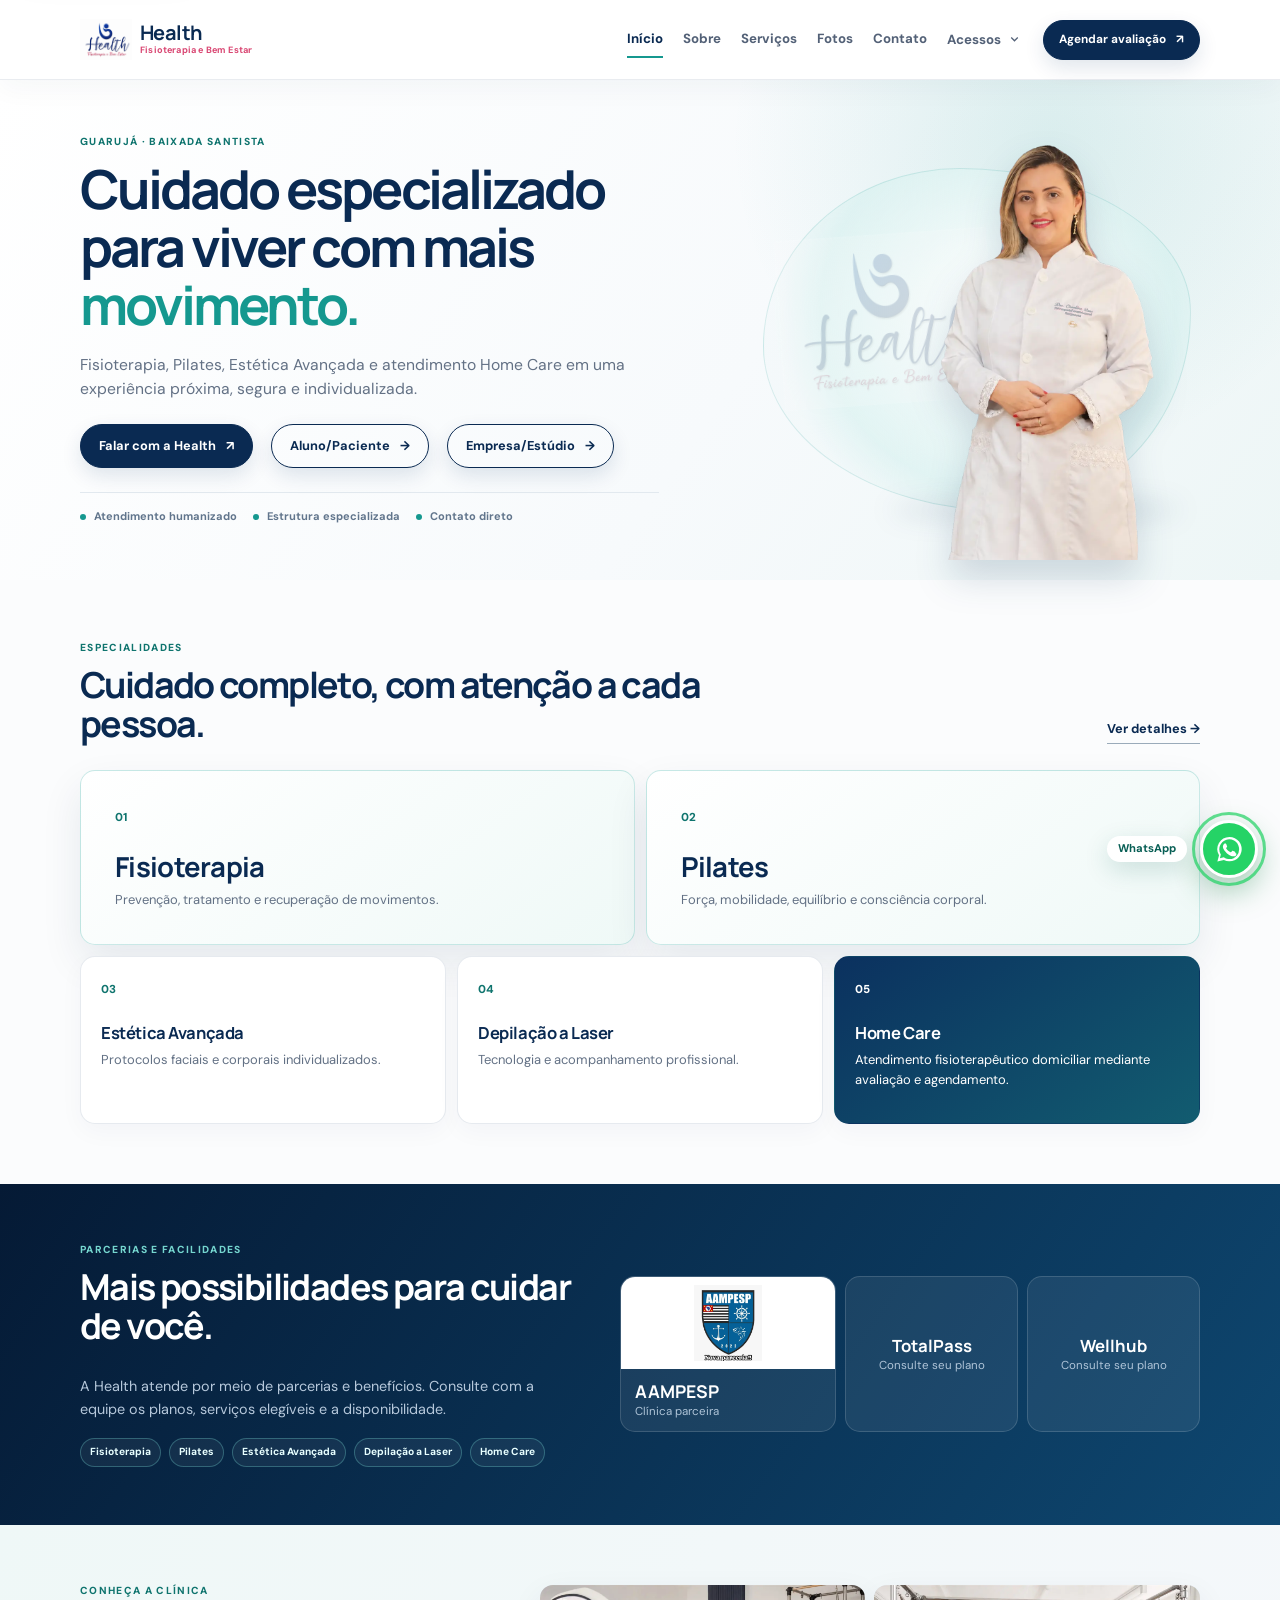
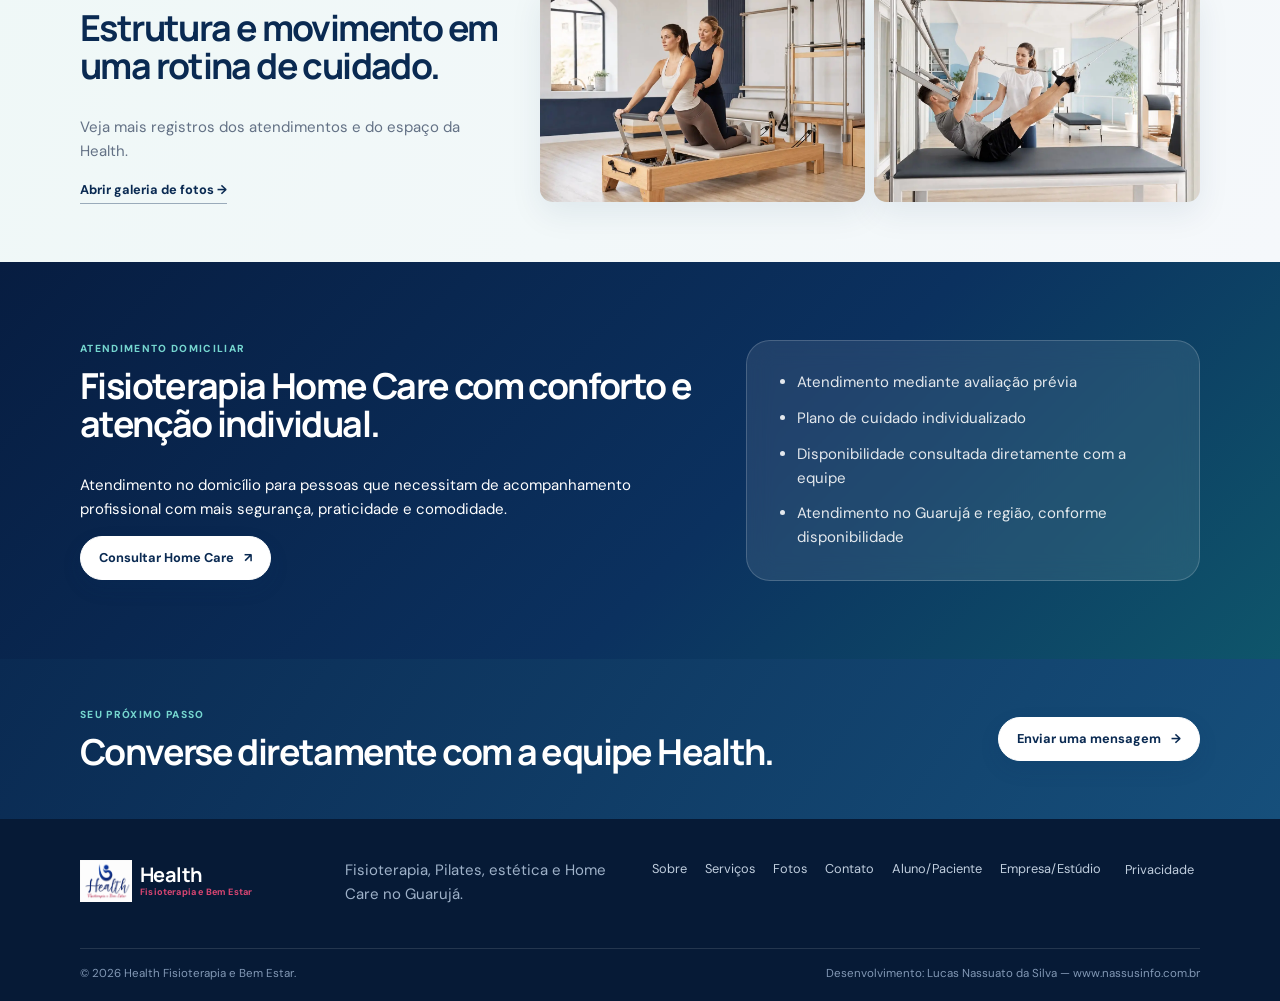
<file: index.html>
<!doctype html>
<html lang="pt-BR">
  <head>
    <meta charset="utf-8" />
    <meta name="viewport" content="width=device-width,initial-scale=1,viewport-fit=cover" />
    <title>Health Fisioterapia e Bem Estar | Guarujá</title>
    <meta name="description" content="Fisioterapia, Pilates, Estética Avançada, Depilação a Laser e atendimento Home Care no Guarujá e Baixada Santista." />
    <meta name="theme-color" content="#0b315f" />
    <meta name="robots" content="index,follow,max-image-preview:large" />
    <meta name="author" content="Health Fisioterapia e Bem Estar" />
    <link rel="canonical" href="https://www.healthfisiobemestar.com.br/" />
    <link rel="icon" href="/favicon.webp" type="image/webp" sizes="64x51" />
    <link rel="shortcut icon" href="/favicon.webp" type="image/webp" />
    <link rel="apple-touch-icon" href="/apple-touch-icon.png" />
    <meta property="og:type" content="website" />
    <meta property="og:locale" content="pt_BR" />
    <meta property="og:title" content="Health Fisioterapia e Bem Estar | Guarujá" />
    <meta property="og:description" content="Fisioterapia, Pilates, Estética Avançada, Depilação a Laser e Home Care no Guarujá." />
    <meta property="og:url" content="https://www.healthfisiobemestar.com.br/" />
    <meta property="og:site_name" content="Health Fisioterapia e Bem Estar" />
    <meta property="og:image" content="https://www.healthfisiobemestar.com.br/og-image.jpg?v=20260806" />
    <meta property="og:image:secure_url" content="https://www.healthfisiobemestar.com.br/og-image.jpg?v=20260806" />
    <meta property="og:image:type" content="image/jpeg" />
    <meta property="og:image:width" content="1200" />
    <meta property="og:image:height" content="630" />
    <meta property="og:image:alt" content="Health Fisioterapia e Bem Estar — atendimento no Guarujá" />
    <meta name="twitter:card" content="summary_large_image" />
    <meta name="twitter:title" content="Health Fisioterapia e Bem Estar | Guarujá" />
    <meta name="twitter:description" content="Fisioterapia, Pilates, Estética Avançada, Depilação a Laser e Home Care no Guarujá." />
    <meta name="twitter:url" content="https://www.healthfisiobemestar.com.br/" />
    <meta name="twitter:image" content="https://www.healthfisiobemestar.com.br/og-image.jpg?v=20260806" />
    <meta name="twitter:image:alt" content="Health Fisioterapia e Bem Estar — atendimento no Guarujá" />
    <link rel="preconnect" href="https://fonts.googleapis.com" />
    <link rel="preconnect" href="https://fonts.gstatic.com" crossorigin />
    <link href="https://fonts.googleapis.com/css2?family=DM+Sans:wght@400;500;600;700&family=Manrope:wght@500;600;700;800&display=swap" rel="stylesheet" />
    <link rel="stylesheet" href="assets/site-final.css?v=20260803-dois-acessos" />
    <link rel="stylesheet" href="assets/site-mobile.css?v=20260803-mobile-v2" media="(max-width: 767px)" />
    <link rel="stylesheet" href="assets/site-content.css?v=20260803-profissional-v1" />
    <link rel="stylesheet" href="assets/ui-ux-refinements.css?v=20260803-uiux-v1" />
    <link rel="stylesheet" href="assets/header-clean.css?v=20260803-header-v2" />
    <script defer src="assets/site-final.js?v=20260803-header-v2"></script>
    <script type="application/ld+json">
      {
        "@context": "https://schema.org",
        "@type": "MedicalClinic",
        "@id": "https://www.healthfisiobemestar.com.br/#clinica",
        "name": "Health Fisioterapia e Bem Estar",
        "url": "https://www.healthfisiobemestar.com.br/",
        "image": "https://www.healthfisiobemestar.com.br/og-image.jpg",
        "logo": "https://www.healthfisiobemestar.com.br/assets/health/logo-health.png",
        "telephone": "+55 13 99608-3907",
        "email": "healthfisioterapiaebemestar@gmail.com",
        "address": {
          "@type": "PostalAddress",
          "streetAddress": "Rua Prof. Waldery de Almeida, 594 - altos",
          "addressLocality": "Guarujá",
          "addressRegion": "SP",
          "postalCode": "11451-070",
          "addressCountry": "BR"
        },
        "areaServed": ["Guarujá", "Baixada Santista"],
        "employee": {
          "@type": "Person",
          "name": "Carolina Paes",
          "jobTitle": "Fisioterapeuta especialista hospitalar e em Dermato Funcional",
          "image": "https://www.healthfisiobemestar.com.br/assets/health/carolina-paes-profissional.jpg",
          "knowsAbout": ["Fisioterapia hospitalar", "Fisioterapia dermatofuncional", "Pilates", "Atendimento Home Care"],
          "sameAs": [
            "https://www.instagram.com/health_fisio/",
            "https://www.linkedin.com/in/carolina-paes-0108511b8/"
          ]
        },
        "availableService": [
          {"@type": "Service", "name": "Fisioterapia"},
          {"@type": "Service", "name": "Pilates"},
          {"@type": "Service", "name": "Estética Avançada"},
          {"@type": "Service", "name": "Depilação a Laser"},
          {"@type": "Service", "name": "Atendimento Fisioterapêutico Home Care"}
        ],
        "contactPoint": {
          "@type": "ContactPoint",
          "telephone": "+55 13 99608-3907",
          "contactType": "customer service",
          "availableLanguage": "Portuguese"
        },
        "sameAs": ["https://www.instagram.com/health_fisio/"]
      }
    </script>
  </head>
  <body>
    <a class="skip-link" href="#conteudo">Pular para o conteúdo</a>
    <header class="site-header">
      <div class="container header-inner">
        <a class="brand" href="/" aria-label="Health Fisioterapia e Bem Estar — início">
          <img src="assets/health/logo-health.png" width="900" height="720" alt="" decoding="async" />
          <span><b>Health</b><small>Fisioterapia e Bem Estar</small></span>
        </a>
        <button class="menu-toggle" type="button" aria-label="Abrir menu" aria-expanded="false" aria-controls="main-nav"><i></i><i></i><i></i></button>
        <nav id="main-nav" aria-label="Navegação principal">
          <a class="active" href="/" aria-current="page">Início</a>
          <a href="/sobre">Sobre</a>
          <a href="/servicos">Serviços</a>
          <a href="/fotos">Fotos</a>
          <a href="/contato">Contato</a>
          <a href="/aluno">Aluno/Paciente</a>
          <a href="/empresa">Empresa/Estúdio</a>
        </nav>
        <a class="button button-sm header-cta" href="https://wa.me/5513996083907?text=Ol%C3%A1%21%20Vim%20pelo%20site%20da%20Health%20e%20gostaria%20de%20agendar%20uma%20avalia%C3%A7%C3%A3o." target="_blank" rel="noopener" data-whatsapp="cabecalho">Agendar avaliação <span>↗</span></a>
      </div>
    </header>

    <main id="conteudo">
      <section class="hero">
        <div class="container hero-grid">
          <div class="hero-copy">
            <p class="eyebrow">Guarujá · Baixada Santista</p>
            <h1>Cuidado especializado para viver com mais <em>movimento.</em></h1>
            <p class="lead">Fisioterapia, Pilates, Estética Avançada e atendimento Home Care em uma experiência próxima, segura e individualizada.</p>
            <div class="hero-actions">
              <a class="button" href="https://wa.me/5513996083907?text=Ol%C3%A1%21%20Quero%20agendar%20uma%20avalia%C3%A7%C3%A3o." target="_blank" rel="noopener" data-whatsapp="hero">Falar com a Health <span>↗</span></a>
              <a class="button button-outline" href="/aluno">Aluno/Paciente <span>→</span></a>
              <a class="button button-outline" href="/empresa">Empresa/Estúdio <span>→</span></a>
            </div>
            <div class="hero-meta">
              <span>Atendimento humanizado</span><span>Estrutura especializada</span><span>Contato direto</span>
            </div>
          </div>
          <div class="hero-media">
            <div class="hero-photo">
              <img src="assets/health/profissional-recorte.webp" width="602" height="1174" alt="Carolina Paes, responsável pela Health Fisioterapia e Bem Estar" fetchpriority="high" decoding="async" />
            </div>
            <div class="hero-logo">
              <img src="assets/health/logo-health.png" width="900" height="720" alt="Health Fisioterapia e Bem Estar" decoding="async" />
            </div>
          </div>
        </div>
      </section>

      <section class="services-home" aria-labelledby="servicos-title">
        <div class="container">
          <header class="section-heading">
            <div>
              <p class="eyebrow">Especialidades</p>
              <h2 id="servicos-title">Cuidado completo, com atenção a cada pessoa.</h2>
            </div>
            <a class="text-link desktop-link" href="/servicos">Ver detalhes →</a>
          </header>
          <div class="service-grid service-grid-five">
            <article><span>01</span><h3>Fisioterapia</h3><p>Prevenção, tratamento e recuperação de movimentos.</p></article>
            <article><span>02</span><h3>Pilates</h3><p>Força, mobilidade, equilíbrio e consciência corporal.</p></article>
            <article><span>03</span><h3>Estética Avançada</h3><p>Protocolos faciais e corporais individualizados.</p></article>
            <article><span>04</span><h3>Depilação a Laser</h3><p>Tecnologia e acompanhamento profissional.</p></article>
            <article class="service-homecare"><span>05</span><h3>Home Care</h3><p>Atendimento fisioterapêutico domiciliar mediante avaliação e agendamento.</p></article>
          </div>
        </div>
      </section>

      <section class="partners" aria-labelledby="partners-title">
        <div class="container partners-grid">
          <div class="partners-copy">
            <p class="eyebrow light">Parcerias e facilidades</p>
            <h2 id="partners-title">Mais possibilidades para cuidar de você.</h2>
            <p>A Health atende por meio de parcerias e benefícios. Consulte com a equipe os planos, serviços elegíveis e a disponibilidade.</p>
            <div class="service-pills"><span>Fisioterapia</span><span>Pilates</span><span>Estética Avançada</span><span>Depilação a Laser</span><span>Home Care</span></div>
          </div>
          <div class="partner-list">
            <article class="partner-aampesp">
              <img src="assets/health/aampesp.webp" width="504" height="563" alt="AAMPESP — clínica parceira" loading="lazy" decoding="async" />
              <div><b>AAMPESP</b><span>Clínica parceira</span></div>
            </article>
            <article><b>TotalPass</b><span>Consulte seu plano</span></article>
            <article><b>Wellhub</b><span>Consulte seu plano</span></article>
          </div>
        </div>
      </section>

      <section class="pilates-feature">
        <div class="container feature-grid">
          <div class="feature-copy">
            <p class="eyebrow">Conheça a clínica</p>
            <h2>Estrutura e movimento em uma rotina de cuidado.</h2>
            <p>Veja mais registros dos atendimentos e do espaço da Health.</p>
            <a class="text-link" href="/fotos">Abrir galeria de fotos →</a>
          </div>
          <div class="feature-photos">
            <figure><img src="assets/health/pilates-hd-1.webp" width="1200" height="800" alt="Sessão de Pilates no Reformer com acompanhamento profissional" loading="lazy" decoding="async" /></figure>
            <figure><img src="assets/health/pilates-hd-2.webp" width="1200" height="800" alt="Sessão de Pilates no Cadillac com acompanhamento profissional" loading="lazy" decoding="async" /></figure>
          </div>
        </div>
      </section>

      <section class="homecare-highlight" aria-labelledby="homecare-title">
        <div class="container homecare-grid">
          <div>
            <p class="eyebrow light">Atendimento domiciliar</p>
            <h2 id="homecare-title">Fisioterapia Home Care com conforto e atenção individual.</h2>
            <p>Atendimento no domicílio para pessoas que necessitam de acompanhamento profissional com mais segurança, praticidade e comodidade.</p>
            <a class="button button-light" href="https://wa.me/5513996083907?text=Ol%C3%A1%21%20Gostaria%20de%20informa%C3%A7%C3%B5es%20sobre%20o%20atendimento%20Home%20Care." target="_blank" rel="noopener" data-whatsapp="home-care">Consultar Home Care <span>↗</span></a>
          </div>
          <div class="homecare-card">
            <ul>
              <li>Atendimento mediante avaliação prévia</li>
              <li>Plano de cuidado individualizado</li>
              <li>Disponibilidade consultada diretamente com a equipe</li>
              <li>Atendimento no Guarujá e região, conforme disponibilidade</li>
            </ul>
          </div>
        </div>
      </section>

      <section class="home-cta">
        <div class="container cta-inner">
          <div><p class="eyebrow light">Seu próximo passo</p><h2>Converse diretamente com a equipe Health.</h2></div>
          <a class="button button-light" href="/contato#formulario">Enviar uma mensagem <span>→</span></a>
        </div>
      </section>
    </main>

    <footer class="site-footer">
      <div class="container footer-grid">
        <a class="brand brand-footer" href="/"><img src="assets/health/logo-health.png" width="900" height="720" alt="" loading="lazy" decoding="async" /><span><b>Health</b><small>Fisioterapia e Bem Estar</small></span></a>
        <p>Fisioterapia, Pilates, estética e Home Care no Guarujá.</p>
        <nav aria-label="Links do rodapé">
          <a href="/sobre">Sobre</a><a href="/servicos">Serviços</a><a href="/fotos">Fotos</a><a href="/contato">Contato</a><a href="/aluno">Aluno/Paciente</a><a href="/empresa">Empresa/Estúdio</a><button type="button" data-privacy>Privacidade</button>
        </nav>
      </div>
      <div class="container footer-bottom">
        <span>© <span data-year></span> Health Fisioterapia e Bem Estar.</span>
        <a href="https://www.nassusinfo.com.br" target="_blank" rel="noopener">Desenvolvimento: Lucas Nassuato da Silva — www.nassusinfo.com.br</a>
      </div>
    </footer>

    <a class="whatsapp-float" href="https://wa.me/5513996083907" target="_blank" rel="noopener" aria-label="Falar com a Health pelo WhatsApp" data-whatsapp="flutuante"><svg viewBox="0 0 32 32" aria-hidden="true"><path d="M16 3a12.6 12.6 0 0 0-10.8 19L3.5 28.5l6.7-1.7A12.6 12.6 0 1 0 16 3Zm0 22.9c-2 0-3.9-.6-5.5-1.6l-.4-.2-4 .9 1-3.9-.3-.4A10.2 10.2 0 1 1 16 25.9Zm5.6-7.6c-.3-.2-1.8-.9-2.1-1-.3-.1-.5-.2-.7.2l-1 1.2c-.2.2-.4.2-.7.1-1.9-.9-3.2-1.7-4.5-3.9-.3-.5.3-.5.9-1.7.1-.2.1-.4 0-.6l-.9-2.2c-.2-.5-.5-.5-.7-.5h-.6c-.2 0-.6.1-.9.4-.3.4-1.2 1.2-1.2 2.9s1.3 3.4 1.4 3.6c.2.2 2.5 3.8 6 5.3 2.3 1 3.2 1.1 4.3.9.7-.1 1.8-.7 2-1.4.3-.7.3-1.3.2-1.4-.2-.2-.4-.3-.7-.4Z" /></svg></a>

    <dialog id="privacy-dialog">
      <button class="dialog-close" type="button" aria-label="Fechar">×</button>
      <h2>Privacidade e LGPD</h2>
      <p>Este site não solicita cadastro próprio. Ao falar pelo WhatsApp, Instagram, formulário ou acessar uma plataforma externa, o visitante também utiliza os serviços e as políticas dessas plataformas.</p>
      <p>Para dúvidas sobre privacidade, fale com a Health pelo WhatsApp ou pelo e-mail healthfisioterapiaebemestar@gmail.com.</p>
    </dialog>
  </body>
</html>
</file>
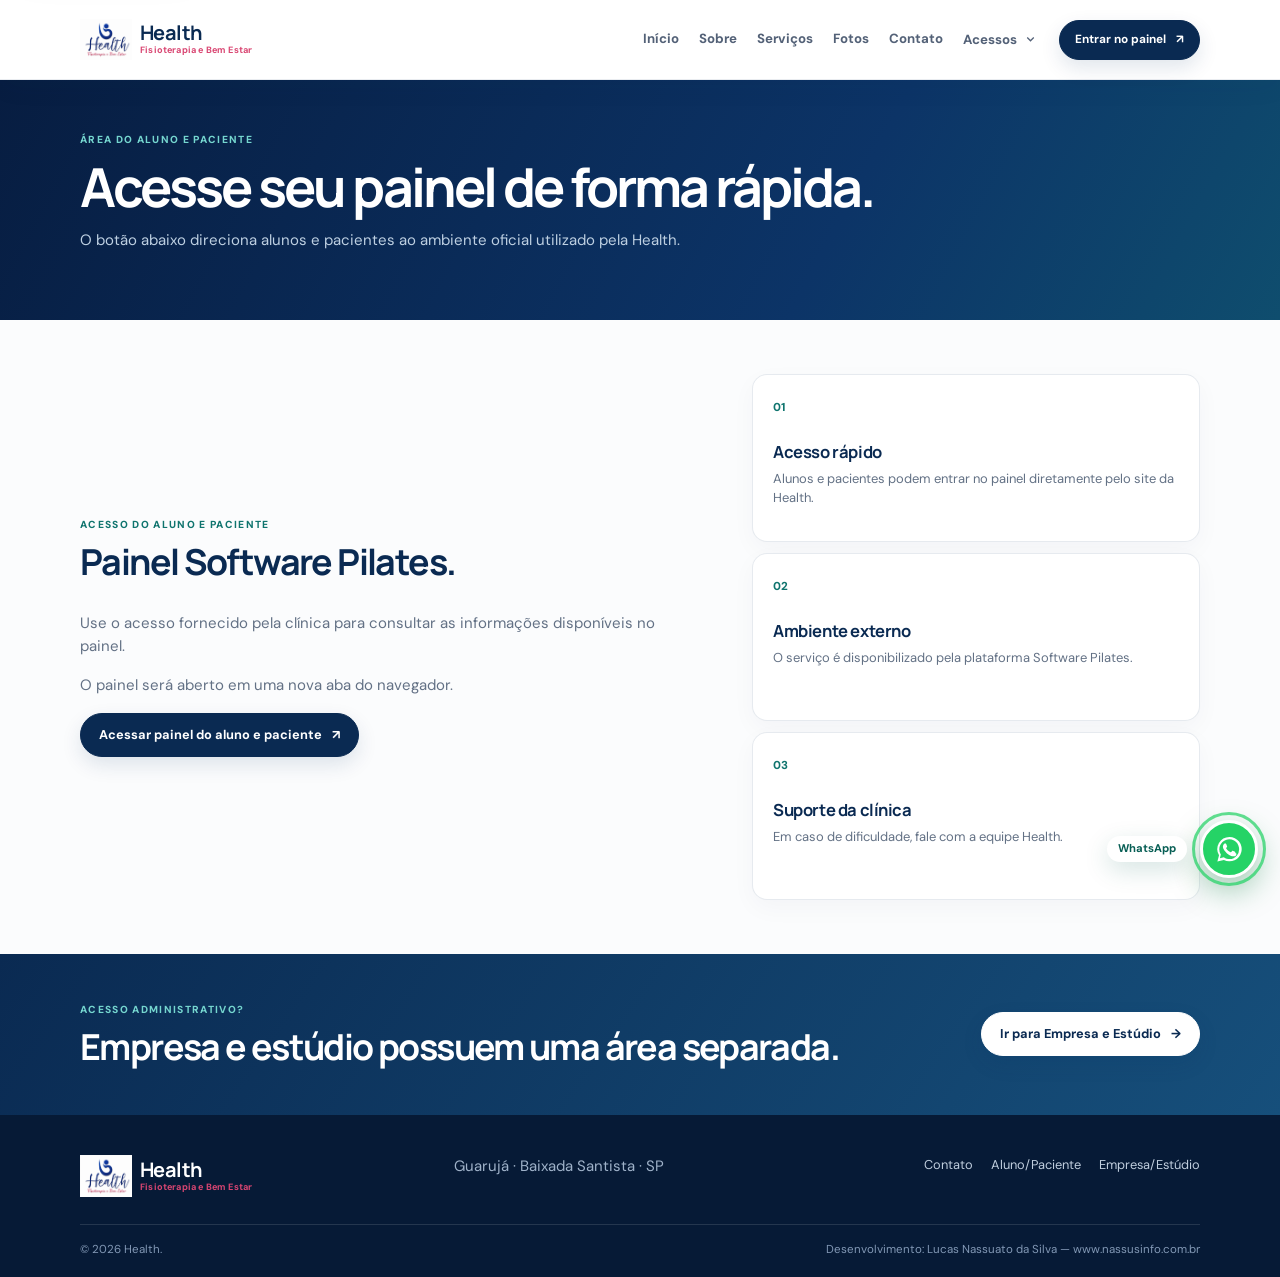
<file: aluno.html>
<!doctype html>
<html lang="pt-BR">
<head>
  <meta charset="utf-8" />
  <meta name="viewport" content="width=device-width,initial-scale=1,viewport-fit=cover" />
  <title>Área do Aluno e Paciente | Health Fisioterapia e Bem Estar</title>
  <meta name="description" content="Acesso ao painel do aluno e paciente da Health Fisioterapia e Bem Estar." />
  <meta name="theme-color" content="#0b315f" />
  <meta name="robots" content="index,follow" />
  <link rel="canonical" href="https://fisiobemestar.vercel.app/aluno" />
  <link rel="icon" href="/favicon.webp" type="image/webp" />
  <link rel="preconnect" href="https://fonts.googleapis.com" />
  <link rel="preconnect" href="https://fonts.gstatic.com" crossorigin />
  <link href="https://fonts.googleapis.com/css2?family=DM+Sans:wght@400;500;600;700&family=Manrope:wght@500;600;700;800&display=swap" rel="stylesheet" />
  <link rel="stylesheet" href="assets/site-final.css?v=20260803-dois-acessos" />
  <link rel="stylesheet" href="assets/site-mobile.css?v=20260803-mobile-v2" media="(max-width: 767px)" />
  <script defer src="assets/site-final.js?v=20260803-mobile-v2"></script>
</head>
<body>
  <a class="skip-link" href="#conteudo">Pular para o conteúdo</a>
  <header class="site-header">
    <div class="container header-inner">
      <a class="brand" href="/" aria-label="Health Fisioterapia e Bem Estar — início">
        <img src="assets/health/logo-health.png" width="900" height="720" alt="" />
        <span><b>Health</b><small>Fisioterapia e Bem Estar</small></span>
      </a>
      <button class="menu-toggle" type="button" aria-label="Abrir menu" aria-expanded="false" aria-controls="main-nav"><i></i><i></i><i></i></button>
      <nav id="main-nav" aria-label="Navegação principal">
        <a href="/">Início</a><a href="/sobre">Sobre</a><a href="/servicos">Serviços</a><a href="/fotos">Fotos</a><a href="/contato">Contato</a><a class="active" href="/aluno" aria-current="page">Aluno/Paciente</a><a href="/empresa">Empresa/Estúdio</a>
      </nav>
      <a class="button button-sm header-cta" href="https://painel.softwarepilates.com.br/Logar.aspx?tpa=aluno" target="_blank" rel="noopener noreferrer">Entrar no painel <span>↗</span></a>
    </div>
  </header>

  <main id="conteudo">
    <section class="page-hero">
      <div class="container">
        <p class="eyebrow light">Área do Aluno e Paciente</p>
        <h1>Acesse seu painel de forma rápida.</h1>
        <p>O botão abaixo direciona alunos e pacientes ao ambiente oficial utilizado pela Health.</p>
      </div>
    </section>

    <section class="about-section">
      <div class="container about-grid">
        <div>
          <p class="eyebrow">Acesso do aluno e paciente</p>
          <h2>Painel Software Pilates.</h2>
          <p>Use o acesso fornecido pela clínica para consultar as informações disponíveis no painel.</p>
          <p>O painel será aberto em uma nova aba do navegador.</p>
          <a class="button" href="https://painel.softwarepilates.com.br/Logar.aspx?tpa=aluno" target="_blank" rel="noopener noreferrer">Acessar painel do aluno e paciente <span>↗</span></a>
        </div>
        <div class="service-grid" style="grid-template-columns:1fr">
          <article><span>01</span><h3>Acesso rápido</h3><p>Alunos e pacientes podem entrar no painel diretamente pelo site da Health.</p></article>
          <article><span>02</span><h3>Ambiente externo</h3><p>O serviço é disponibilizado pela plataforma Software Pilates.</p></article>
          <article><span>03</span><h3>Suporte da clínica</h3><p>Em caso de dificuldade, fale com a equipe Health.</p></article>
        </div>
      </div>
    </section>

    <section class="home-cta">
      <div class="container cta-inner">
        <div><p class="eyebrow light">Acesso administrativo?</p><h2>Empresa e estúdio possuem uma área separada.</h2></div>
        <a class="button button-light" href="/empresa">Ir para Empresa e Estúdio <span>→</span></a>
      </div>
    </section>
  </main>

  <footer class="site-footer">
    <div class="container footer-grid">
      <a class="brand brand-footer" href="/"><img src="assets/health/logo-health.png" width="900" height="720" alt="" /><span><b>Health</b><small>Fisioterapia e Bem Estar</small></span></a>
      <p>Guarujá · Baixada Santista · SP</p>
      <nav aria-label="Links do rodapé"><a href="/contato">Contato</a><a href="/aluno">Aluno/Paciente</a><a href="/empresa">Empresa/Estúdio</a></nav>
    </div>
    <div class="container footer-bottom"><span>© <span data-year></span> Health.</span><a href="https://www.nassusinfo.com.br" target="_blank" rel="noopener">Desenvolvimento: Lucas Nassuato da Silva — www.nassusinfo.com.br</a></div>
  </footer>

  <a
    class="whatsapp-float"
    href="https://wa.me/5513996083907"
    target="_blank"
    rel="noopener"
    aria-label="Falar com a Health pelo WhatsApp"
    data-whatsapp="flutuante"
  >
    <svg viewBox="0 0 32 32" aria-hidden="true">
      <path d="M16 3a12.6 12.6 0 0 0-10.8 19L3.5 28.5l6.7-1.7A12.6 12.6 0 1 0 16 3Zm0 22.9c-2 0-3.9-.6-5.5-1.6l-.4-.2-4 .9 1-3.9-.3-.4A10.2 10.2 0 1 1 16 25.9Zm5.6-7.6c-.3-.2-1.8-.9-2.1-1-.3-.1-.5-.2-.7.2l-1 1.2c-.2.2-.4.2-.7.1-1.9-.9-3.2-1.7-4.5-3.9-.3-.5.3-.5.9-1.7.1-.2.1-.4 0-.6l-.9-2.2c-.2-.5-.5-.5-.7-.5h-.6c-.2 0-.6.1-.9.4-.3.4-1.2 1.2-1.2 2.9s1.3 3.4 1.4 3.6c.2.2 2.5 3.8 6 5.3 2.3 1 3.2 1.1 4.3.9.7-.1 1.8-.7 2-1.4.3-.7.3-1.3.2-1.4-.2-.2-.4-.3-.7-.4Z" />
    </svg>
  </a>
</body>
</html>
</file>
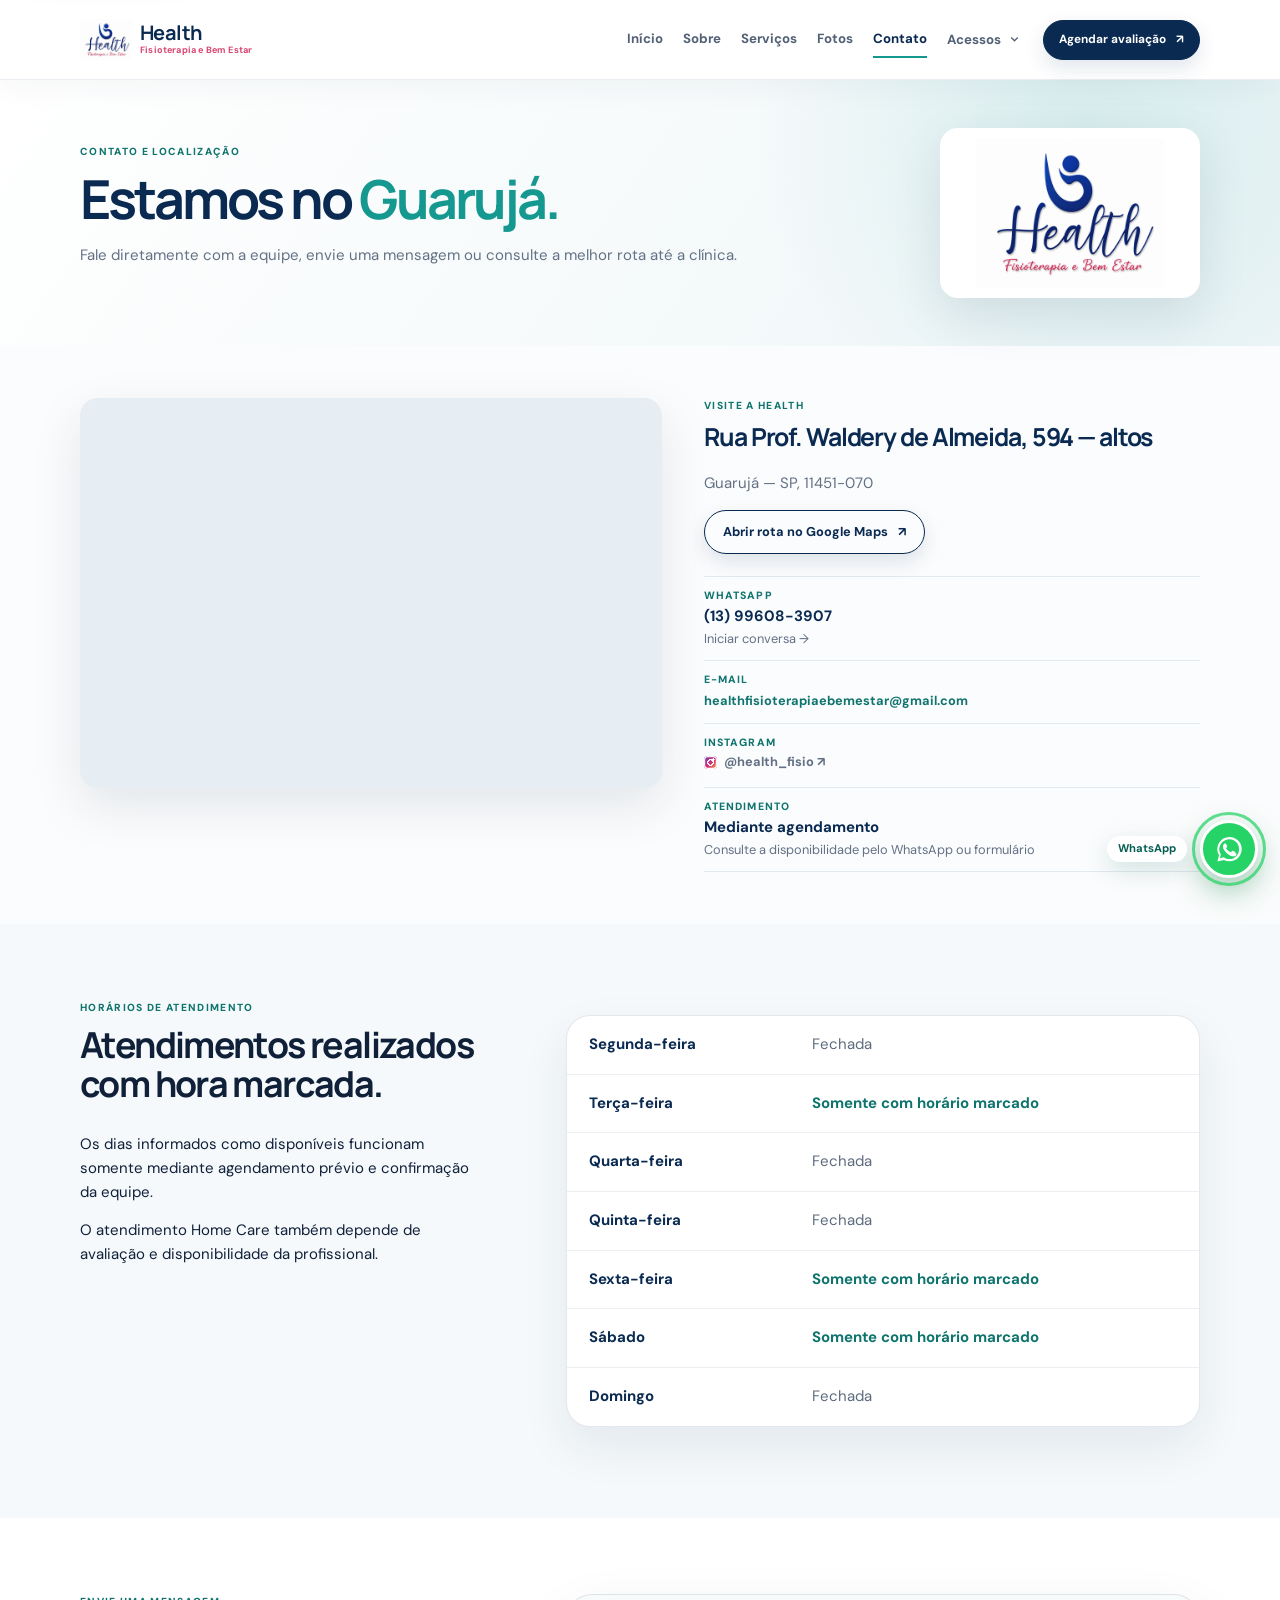
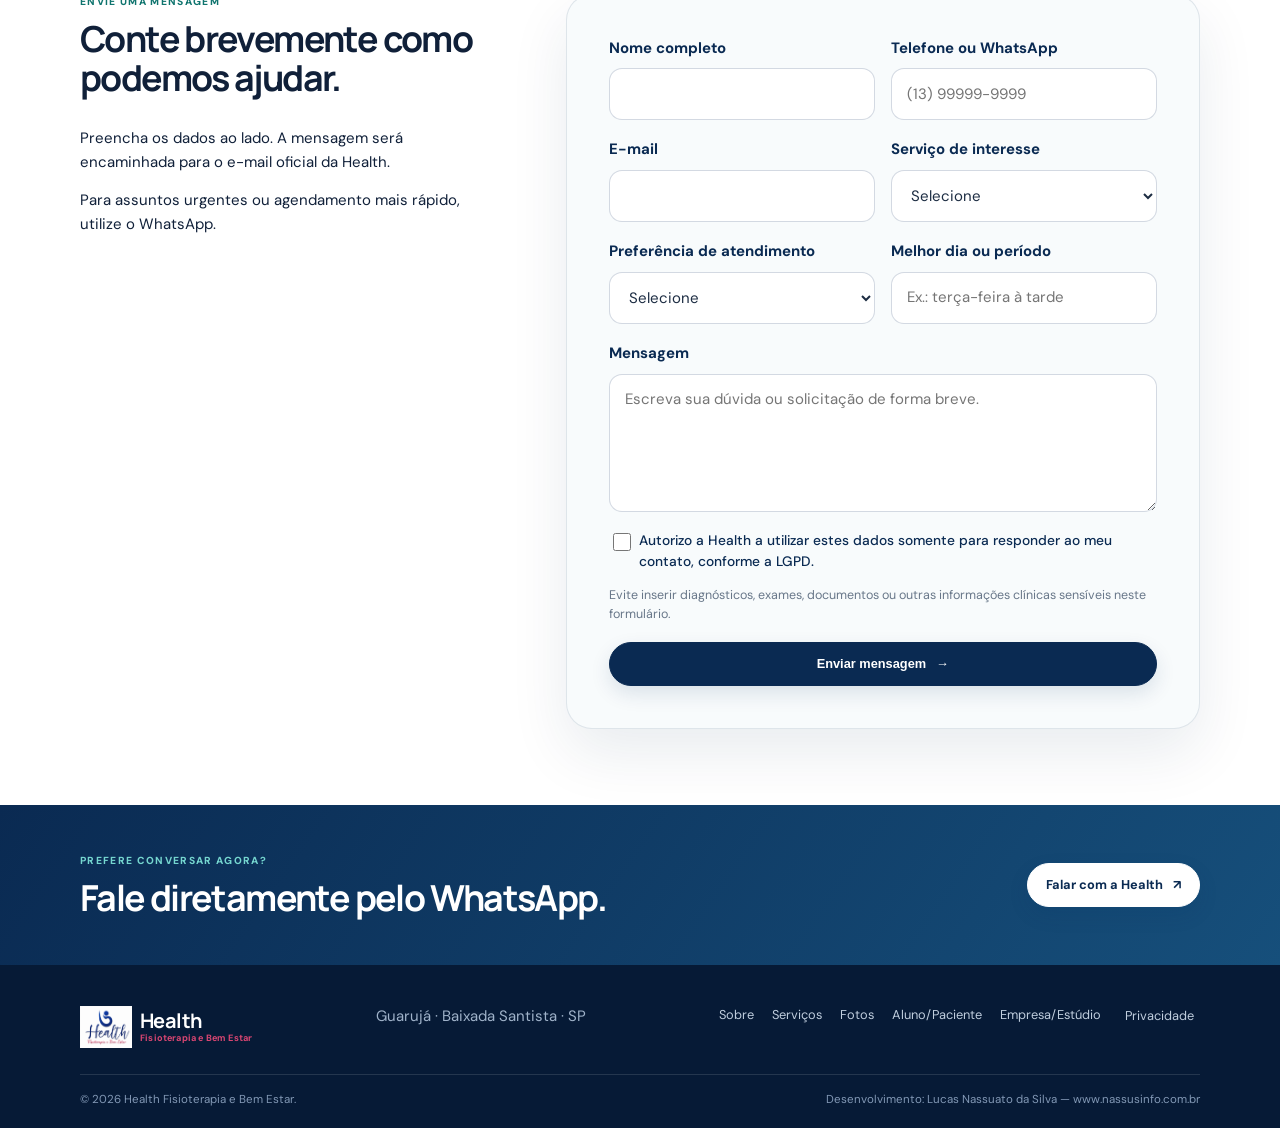
<file: contato.html>
<!doctype html>
<html lang="pt-BR">
  <head>
    <meta charset="utf-8" />
    <meta name="viewport" content="width=device-width,initial-scale=1,viewport-fit=cover" />
    <title>Contato, Horários e Localização | Health Guarujá</title>
    <meta name="description" content="Fale com a Health Fisioterapia e Bem Estar, consulte horários, endereço, WhatsApp, e-mail e envie uma mensagem pelo formulário." />
    <meta name="theme-color" content="#0b315f" />
    <meta name="robots" content="index,follow,max-image-preview:large" />
    <link rel="canonical" href="https://fisiobemestar.vercel.app/contato" />
    <link rel="icon" href="/favicon.webp" type="image/webp" />
    <link rel="apple-touch-icon" href="/apple-touch-icon.png" />
    <meta property="og:type" content="website" />
    <meta property="og:locale" content="pt_BR" />
    <meta property="og:site_name" content="Health Fisioterapia e Bem Estar" />
    <meta property="og:title" content="Contato e localização | Health Guarujá" />
    <meta property="og:description" content="Envie uma mensagem, fale pelo WhatsApp ou consulte a localização da Health." />
    <meta property="og:image" content="https://fisiobemestar.vercel.app/og-image.jpg" />
    <meta property="og:url" content="https://fisiobemestar.vercel.app/contato" />
    <meta name="twitter:card" content="summary_large_image" />
    <link rel="preconnect" href="https://fonts.googleapis.com" />
    <link rel="preconnect" href="https://fonts.gstatic.com" crossorigin />
    <link href="https://fonts.googleapis.com/css2?family=DM+Sans:wght@400;500;600;700&family=Manrope:wght@500;600;700;800&display=swap" rel="stylesheet" />
    <link rel="stylesheet" href="assets/site-final.css?v=20260801-premium-hero-v2" />
    <link rel="stylesheet" href="assets/site-mobile.css?v=20260803-mobile-v2" media="(max-width: 767px)" />
    <link rel="stylesheet" href="assets/site-content.css?v=20260803-profissional-v1" />
    <script defer src="assets/site-final.js?v=20260803-mobile-v2"></script>
    <script defer src="assets/site-content.js?v=20260803-form-v1"></script>
  </head>
  <body>
    <a class="skip-link" href="#conteudo">Pular para o conteúdo</a>
    <header class="site-header">
      <div class="container header-inner">
        <a class="brand" href="/" aria-label="Health Fisioterapia e Bem Estar — início">
          <img src="assets/health/logo-health.png" width="900" height="720" alt="" decoding="async" />
          <span><b>Health</b><small>Fisioterapia e Bem Estar</small></span>
        </a>
        <button class="menu-toggle" type="button" aria-label="Abrir menu" aria-expanded="false" aria-controls="main-nav"><i></i><i></i><i></i></button>
        <nav id="main-nav" aria-label="Navegação principal">
          <a href="/">Início</a><a href="/sobre">Sobre</a><a href="/servicos">Serviços</a><a href="/fotos">Fotos</a><a class="active" href="/contato" aria-current="page">Contato</a><a href="/aluno">Aluno/Paciente</a><a href="/empresa">Empresa/Estúdio</a>
        </nav>
        <a class="button button-sm header-cta" href="https://wa.me/5513996083907?text=Ol%C3%A1%21%20Gostaria%20de%20agendar%20uma%20avalia%C3%A7%C3%A3o." target="_blank" rel="noopener" data-whatsapp="cabecalho">Agendar avaliação <span>↗</span></a>
      </div>
    </header>

    <main id="conteudo">
      <section class="contact-hero">
        <div class="container contact-hero-grid">
          <div>
            <p class="eyebrow">Contato e localização</p>
            <h1>Estamos no <em>Guarujá.</em></h1>
            <p>Fale diretamente com a equipe, envie uma mensagem ou consulte a melhor rota até a clínica.</p>
          </div>
          <div class="contact-logo">
            <img src="assets/health/logo-health.png" width="900" height="720" alt="Health Fisioterapia e Bem Estar" decoding="async" />
          </div>
        </div>
      </section>

      <section class="location">
        <div class="container location-grid">
          <div class="map-frame">
            <iframe title="Mapa da Health Fisioterapia e Bem Estar" src="https://www.google.com/maps?q=Rua%20Prof%20Waldery%20de%20Almeida%20594%20Guaruj%C3%A1%20SP%2011451-070&output=embed" loading="lazy" referrerpolicy="no-referrer-when-downgrade" allowfullscreen></iframe>
          </div>
          <div class="location-info">
            <p class="eyebrow">Visite a Health</p>
            <h2>Rua Prof. Waldery de Almeida, 594 — altos</h2>
            <p>Guarujá — SP, 11451-070</p>
            <a class="button button-outline" href="https://www.google.com/maps/search/?api=1&query=Rua+Prof+Waldery+de+Almeida+594+Guaruja+SP+11451-070" target="_blank" rel="noopener">Abrir rota no Google Maps <span>↗</span></a>
            <div class="contact-list">
              <article><small>WhatsApp</small><b>(13) 99608-3907</b><a href="https://wa.me/5513996083907" target="_blank" rel="noopener" data-whatsapp="contato">Iniciar conversa →</a></article>
              <article><small>E-mail</small><b><a class="contact-email" href="mailto:healthfisioterapiaebemestar@gmail.com">healthfisioterapiaebemestar@gmail.com</a></b></article>
              <article><small>Instagram</small><b><a class="instagram-link" href="https://www.instagram.com/health_fisio/" target="_blank" rel="noopener"><i aria-hidden="true"></i>@health_fisio ↗</a></b></article>
              <article><small>Atendimento</small><b>Mediante agendamento</b><span>Consulte a disponibilidade pelo WhatsApp ou formulário</span></article>
            </div>
          </div>
        </div>
      </section>

      <section class="schedule-section" aria-labelledby="horarios-title">
        <div class="container schedule-grid">
          <div>
            <p class="eyebrow">Horários de atendimento</p>
            <h2 id="horarios-title">Atendimentos realizados com hora marcada.</h2>
            <p>Os dias informados como disponíveis funcionam somente mediante agendamento prévio e confirmação da equipe.</p>
            <p>O atendimento Home Care também depende de avaliação e disponibilidade da profissional.</p>
          </div>
          <dl class="schedule-card">
            <div class="schedule-row"><dt>Segunda-feira</dt><dd>Fechada</dd></div>
            <div class="schedule-row"><dt>Terça-feira</dt><dd class="open-by-appointment">Somente com horário marcado</dd></div>
            <div class="schedule-row"><dt>Quarta-feira</dt><dd>Fechada</dd></div>
            <div class="schedule-row"><dt>Quinta-feira</dt><dd>Fechada</dd></div>
            <div class="schedule-row"><dt>Sexta-feira</dt><dd class="open-by-appointment">Somente com horário marcado</dd></div>
            <div class="schedule-row"><dt>Sábado</dt><dd class="open-by-appointment">Somente com horário marcado</dd></div>
            <div class="schedule-row"><dt>Domingo</dt><dd>Fechada</dd></div>
          </dl>
        </div>
      </section>

      <section class="contact-form-section" id="formulario" aria-labelledby="form-title">
        <div class="container contact-form-grid">
          <div class="contact-form-intro">
            <p class="eyebrow">Envie uma mensagem</p>
            <h2 id="form-title">Conte brevemente como podemos ajudar.</h2>
            <p>Preencha os dados ao lado. A mensagem será encaminhada para o e-mail oficial da Health.</p>
            <p>Para assuntos urgentes ou agendamento mais rápido, utilize o WhatsApp.</p>
          </div>
          <div>
            <div class="form-success" data-form-success hidden tabindex="-1" role="status">Mensagem enviada com sucesso! A equipe Health entrará em contato pelos dados informados.</div>
            <form class="contact-form" action="https://formsubmit.co/healthfisioterapiaebemestar@gmail.com" method="POST" data-contact-form>
              <input type="hidden" name="_subject" value="Novo contato pelo site da Health" />
              <input type="hidden" name="_template" value="table" />
              <input type="hidden" name="_next" value="https://fisiobemestar.vercel.app/contato?enviado=1#formulario" />
              <input class="form-honeypot" type="text" name="_honey" tabindex="-1" autocomplete="off" aria-hidden="true" />

              <div class="form-row">
                <div class="form-field">
                  <label for="nome">Nome completo</label>
                  <input id="nome" name="Nome" type="text" autocomplete="name" required maxlength="100" />
                </div>
                <div class="form-field">
                  <label for="telefone">Telefone ou WhatsApp</label>
                  <input id="telefone" name="Telefone ou WhatsApp" type="tel" autocomplete="tel" inputmode="tel" required maxlength="25" placeholder="(13) 99999-9999" />
                </div>
              </div>

              <div class="form-row">
                <div class="form-field">
                  <label for="email">E-mail</label>
                  <input id="email" name="E-mail" type="email" autocomplete="email" required maxlength="120" />
                </div>
                <div class="form-field">
                  <label for="servico">Serviço de interesse</label>
                  <select id="servico" name="Serviço de interesse" required>
                    <option value="">Selecione</option>
                    <option value="Fisioterapia">Fisioterapia</option>
                    <option value="Pilates">Pilates</option>
                    <option value="Estética Avançada">Estética Avançada</option>
                    <option value="Depilação a Laser">Depilação a Laser</option>
                    <option value="Home Care">Atendimento Home Care</option>
                    <option value="Outras informações">Outras informações</option>
                  </select>
                </div>
              </div>

              <div class="form-row">
                <div class="form-field">
                  <label for="modalidade">Preferência de atendimento</label>
                  <select id="modalidade" name="Preferência de atendimento" required>
                    <option value="">Selecione</option>
                    <option value="Na clínica">Na clínica</option>
                    <option value="Home Care">Home Care</option>
                    <option value="Gostaria de orientação">Gostaria de orientação</option>
                  </select>
                </div>
                <div class="form-field">
                  <label for="horario">Melhor dia ou período</label>
                  <input id="horario" name="Melhor dia ou período" type="text" maxlength="80" placeholder="Ex.: terça-feira à tarde" />
                </div>
              </div>

              <div class="form-field">
                <label for="mensagem">Mensagem</label>
                <textarea id="mensagem" name="Mensagem" required maxlength="1200" placeholder="Escreva sua dúvida ou solicitação de forma breve."></textarea>
              </div>

              <div class="form-consent">
                <input id="consentimento" name="Consentimento" type="checkbox" value="Autorizado" required />
                <label for="consentimento">Autorizo a Health a utilizar estes dados somente para responder ao meu contato, conforme a LGPD.</label>
              </div>
              <p class="form-note">Evite inserir diagnósticos, exames, documentos ou outras informações clínicas sensíveis neste formulário.</p>
              <button class="button" type="submit">Enviar mensagem <span>→</span></button>
            </form>
          </div>
        </div>
      </section>

      <section class="home-cta">
        <div class="container cta-inner">
          <div><p class="eyebrow light">Prefere conversar agora?</p><h2>Fale diretamente pelo WhatsApp.</h2></div>
          <a class="button button-light" href="https://wa.me/5513996083907?text=Ol%C3%A1%21%20Vim%20pela%20p%C3%A1gina%20de%20contato%20da%20Health." target="_blank" rel="noopener" data-whatsapp="cta-final">Falar com a Health <span>↗</span></a>
        </div>
      </section>
    </main>

    <footer class="site-footer">
      <div class="container footer-grid">
        <a class="brand brand-footer" href="/"><img src="assets/health/logo-health.png" width="900" height="720" alt="" loading="lazy" /><span><b>Health</b><small>Fisioterapia e Bem Estar</small></span></a>
        <p>Guarujá · Baixada Santista · SP</p>
        <nav aria-label="Links do rodapé"><a href="/sobre">Sobre</a><a href="/servicos">Serviços</a><a href="/fotos">Fotos</a><a href="/aluno">Aluno/Paciente</a><a href="/empresa">Empresa/Estúdio</a><button type="button" data-privacy>Privacidade</button></nav>
      </div>
      <div class="container footer-bottom"><span>© <span data-year></span> Health Fisioterapia e Bem Estar.</span><a href="https://www.nassusinfo.com.br" target="_blank" rel="noopener">Desenvolvimento: Lucas Nassuato da Silva — www.nassusinfo.com.br</a></div>
    </footer>

    <a class="whatsapp-float" href="https://wa.me/5513996083907" target="_blank" rel="noopener" aria-label="Falar com a Health pelo WhatsApp" data-whatsapp="flutuante"><svg viewBox="0 0 32 32" aria-hidden="true"><path d="M16 3a12.6 12.6 0 0 0-10.8 19L3.5 28.5l6.7-1.7A12.6 12.6 0 1 0 16 3Zm0 22.9c-2 0-3.9-.6-5.5-1.6l-.4-.2-4 .9 1-3.9-.3-.4A10.2 10.2 0 1 1 16 25.9Zm5.6-7.6c-.3-.2-1.8-.9-2.1-1-.3-.1-.5-.2-.7.2l-1 1.2c-.2.2-.4.2-.7.1-1.9-.9-3.2-1.7-4.5-3.9-.3-.5.3-.5.9-1.7.1-.2.1-.4 0-.6l-.9-2.2c-.2-.5-.5-.5-.7-.5h-.6c-.2 0-.6.1-.9.4-.3.4-1.2 1.2-1.2 2.9s1.3 3.4 1.4 3.6c.2.2 2.5 3.8 6 5.3 2.3 1 3.2 1.1 4.3.9.7-.1 1.8-.7 2-1.4.3-.7.3-1.3.2-1.4-.2-.2-.4-.3-.7-.4Z" /></svg></a>

    <dialog id="privacy-dialog">
      <button class="dialog-close" type="button" aria-label="Fechar">×</button>
      <h2>Privacidade e LGPD</h2>
      <p>Os dados enviados pelo formulário são utilizados apenas para responder ao contato e são encaminhados ao e-mail da Health por um serviço externo de entrega de formulários. O site não mantém banco de dados próprio com essas mensagens.</p>
      <p>Não envie diagnósticos, exames, documentos ou dados clínicos sensíveis. Para dúvidas sobre privacidade, escreva para healthfisioterapiaebemestar@gmail.com.</p>
    </dialog>
  </body>
</html>
</file>
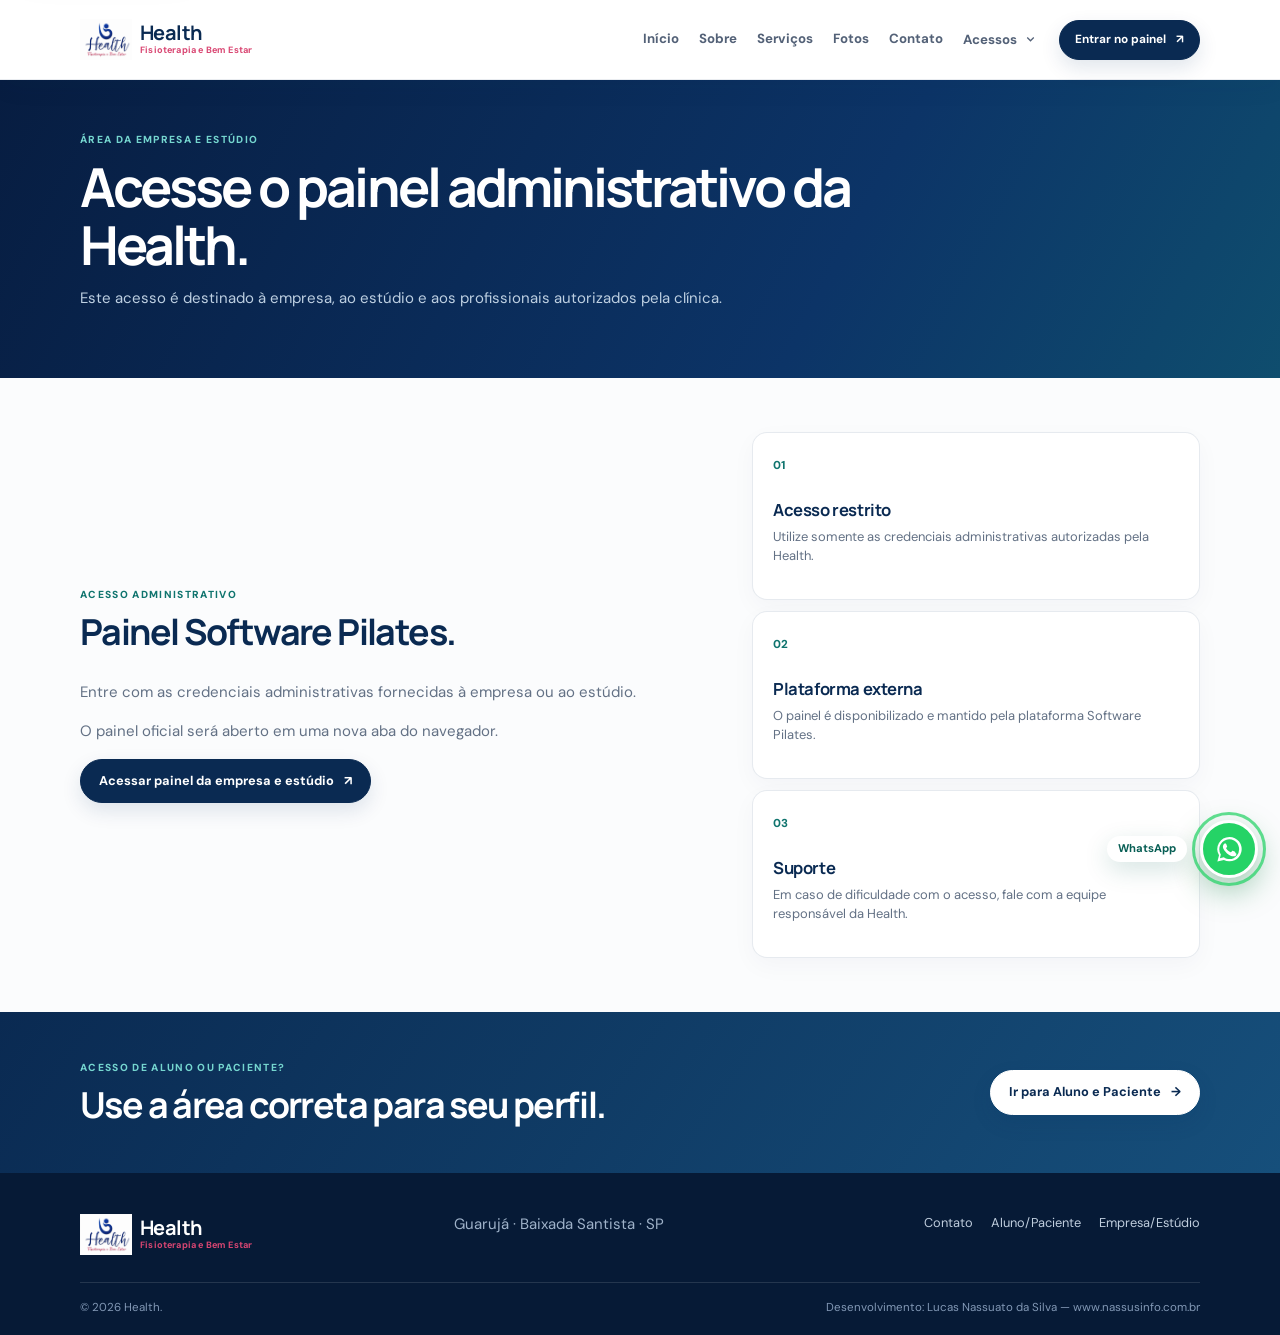
<file: empresa.html>
<!doctype html>
<html lang="pt-BR">
<head>
  <meta charset="utf-8" />
  <meta name="viewport" content="width=device-width,initial-scale=1,viewport-fit=cover" />
  <title>Área da Empresa e Estúdio | Health Fisioterapia e Bem Estar</title>
  <meta name="description" content="Acesso ao painel administrativo da empresa e do estúdio Health Fisioterapia e Bem Estar." />
  <meta name="theme-color" content="#0b315f" />
  <meta name="robots" content="noindex,follow" />
  <link rel="canonical" href="https://fisiobemestar.vercel.app/empresa" />
  <link rel="icon" href="/favicon.webp" type="image/webp" />
  <link rel="preconnect" href="https://fonts.googleapis.com" />
  <link rel="preconnect" href="https://fonts.gstatic.com" crossorigin />
  <link href="https://fonts.googleapis.com/css2?family=DM+Sans:wght@400;500;600;700&family=Manrope:wght@500;600;700;800&display=swap" rel="stylesheet" />
  <link rel="stylesheet" href="assets/site-final.css?v=20260803-area-empresa" />
  <link rel="stylesheet" href="assets/site-mobile.css?v=20260803-mobile-v2" media="(max-width: 767px)" />
  <script defer src="assets/site-final.js?v=20260803-mobile-v2"></script>
</head>
<body>
  <a class="skip-link" href="#conteudo">Pular para o conteúdo</a>
  <header class="site-header">
    <div class="container header-inner">
      <a class="brand" href="/" aria-label="Health Fisioterapia e Bem Estar — início">
        <img src="assets/health/logo-health.png" width="900" height="720" alt="" />
        <span><b>Health</b><small>Fisioterapia e Bem Estar</small></span>
      </a>
      <button class="menu-toggle" type="button" aria-label="Abrir menu" aria-expanded="false" aria-controls="main-nav"><i></i><i></i><i></i></button>
      <nav id="main-nav" aria-label="Navegação principal">
        <a href="/">Início</a><a href="/sobre">Sobre</a><a href="/servicos">Serviços</a><a href="/fotos">Fotos</a><a href="/contato">Contato</a><a href="/aluno">Aluno/Paciente</a><a class="active" href="/empresa" aria-current="page">Empresa/Estúdio</a>
      </nav>
      <a class="button button-sm header-cta" href="https://painel.softwarepilates.com.br/Logar.aspx?tpa=normal" target="_blank" rel="noopener noreferrer">Entrar no painel <span>↗</span></a>
    </div>
  </header>

  <main id="conteudo">
    <section class="page-hero">
      <div class="container">
        <p class="eyebrow light">Área da Empresa e Estúdio</p>
        <h1>Acesse o painel administrativo da Health.</h1>
        <p>Este acesso é destinado à empresa, ao estúdio e aos profissionais autorizados pela clínica.</p>
      </div>
    </section>

    <section class="about-section">
      <div class="container about-grid">
        <div>
          <p class="eyebrow">Acesso administrativo</p>
          <h2>Painel Software Pilates.</h2>
          <p>Entre com as credenciais administrativas fornecidas à empresa ou ao estúdio.</p>
          <p>O painel oficial será aberto em uma nova aba do navegador.</p>
          <a class="button" href="https://painel.softwarepilates.com.br/Logar.aspx?tpa=normal" target="_blank" rel="noopener noreferrer">Acessar painel da empresa e estúdio <span>↗</span></a>
        </div>
        <div class="service-grid" style="grid-template-columns:1fr">
          <article><span>01</span><h3>Acesso restrito</h3><p>Utilize somente as credenciais administrativas autorizadas pela Health.</p></article>
          <article><span>02</span><h3>Plataforma externa</h3><p>O painel é disponibilizado e mantido pela plataforma Software Pilates.</p></article>
          <article><span>03</span><h3>Suporte</h3><p>Em caso de dificuldade com o acesso, fale com a equipe responsável da Health.</p></article>
        </div>
      </div>
    </section>

    <section class="home-cta">
      <div class="container cta-inner">
        <div><p class="eyebrow light">Acesso de aluno ou paciente?</p><h2>Use a área correta para seu perfil.</h2></div>
        <a class="button button-light" href="/aluno">Ir para Aluno e Paciente <span>→</span></a>
      </div>
    </section>
  </main>

  <footer class="site-footer">
    <div class="container footer-grid">
      <a class="brand brand-footer" href="/"><img src="assets/health/logo-health.png" width="900" height="720" alt="" /><span><b>Health</b><small>Fisioterapia e Bem Estar</small></span></a>
      <p>Guarujá · Baixada Santista · SP</p>
      <nav aria-label="Links do rodapé"><a href="/contato">Contato</a><a href="/aluno">Aluno/Paciente</a><a href="/empresa">Empresa/Estúdio</a></nav>
    </div>
    <div class="container footer-bottom"><span>© <span data-year></span> Health.</span><a href="https://www.nassusinfo.com.br" target="_blank" rel="noopener">Desenvolvimento: Lucas Nassuato da Silva — www.nassusinfo.com.br</a></div>
  </footer>

  <a
    class="whatsapp-float"
    href="https://wa.me/5513996083907"
    target="_blank"
    rel="noopener"
    aria-label="Falar com a Health pelo WhatsApp"
    data-whatsapp="flutuante"
  >
    <svg viewBox="0 0 32 32" aria-hidden="true">
      <path d="M16 3a12.6 12.6 0 0 0-10.8 19L3.5 28.5l6.7-1.7A12.6 12.6 0 1 0 16 3Zm0 22.9c-2 0-3.9-.6-5.5-1.6l-.4-.2-4 .9 1-3.9-.3-.4A10.2 10.2 0 1 1 16 25.9Zm5.6-7.6c-.3-.2-1.8-.9-2.1-1-.3-.1-.5-.2-.7.2l-1 1.2c-.2.2-.4.2-.7.1-1.9-.9-3.2-1.7-4.5-3.9-.3-.5.3-.5.9-1.7.1-.2.1-.4 0-.6l-.9-2.2c-.2-.5-.5-.5-.7-.5h-.6c-.2 0-.6.1-.9.4-.3.4-1.2 1.2-1.2 2.9s1.3 3.4 1.4 3.6c.2.2 2.5 3.8 6 5.3 2.3 1 3.2 1.1 4.3.9.7-.1 1.8-.7 2-1.4.3-.7.3-1.3.2-1.4-.2-.2-.4-.3-.7-.4Z" />
    </svg>
  </a>
</body>
</html>
</file>
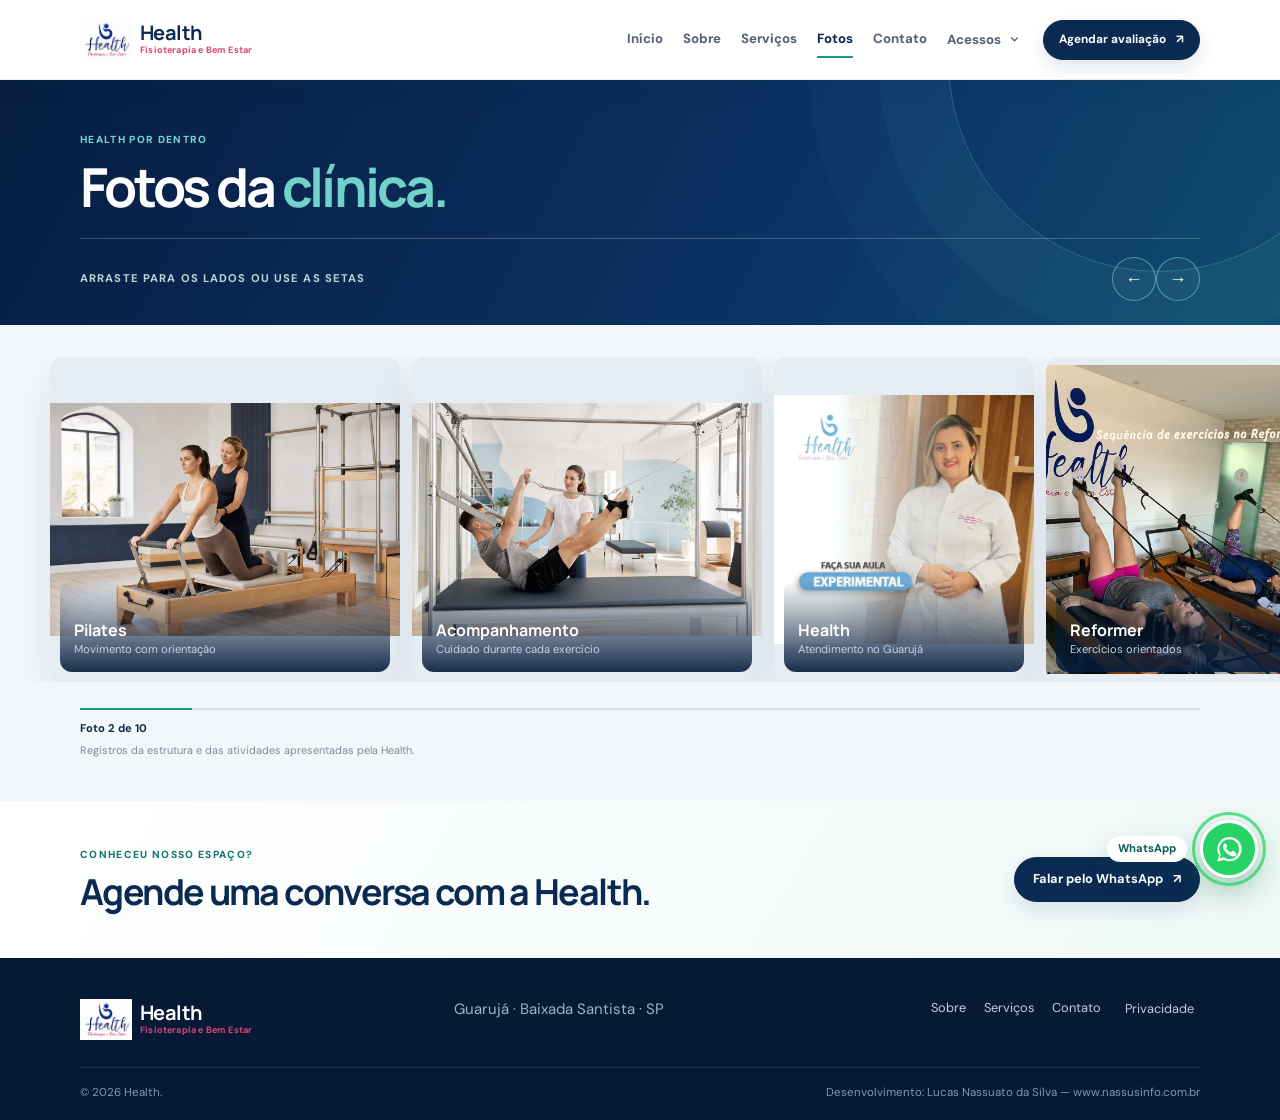
<file: fotos.html>
<!doctype html>
<html lang="pt-BR">
  <head>
    <meta charset="utf-8" />
    <meta
      name="viewport"
      content="width=device-width,initial-scale=1,viewport-fit=cover"
    />
    <title>Fotos da Clínica | Health Fisioterapia e Bem Estar</title>
    <meta
      name="description"
      content="Conheça a estrutura e a rotina de atendimento da Health Fisioterapia e Bem Estar no Guarujá."
    />
    <meta name="theme-color" content="#0b315f" />
    <meta name="robots" content="index,follow,max-image-preview:large" />
    <link rel="canonical" href="https://fisiobemestar.vercel.app/fotos" />
    <link rel="icon" href="/favicon.webp" type="image/webp" />
    <link rel="apple-touch-icon" href="/apple-touch-icon.png" />
    <meta property="og:type" content="website" />
    <meta property="og:locale" content="pt_BR" />
    <meta property="og:site_name" content="Health Fisioterapia e Bem Estar" />
    <meta property="og:title" content="Fotos da Clínica Health" />
    <meta
      property="og:description"
      content="Estrutura, movimento e atendimento real no Guarujá."
    />
    <meta
      property="og:image"
      content="https://fisiobemestar.vercel.app/og-image.jpg"
    />
    <meta property="og:url" content="https://fisiobemestar.vercel.app/fotos" />
    <meta name="twitter:card" content="summary_large_image" />
    <link rel="preconnect" href="https://fonts.googleapis.com" />
    <link rel="preconnect" href="https://fonts.gstatic.com" crossorigin />
    <link
      href="https://fonts.googleapis.com/css2?family=DM+Sans:wght@400;500;600;700&family=Manrope:wght@500;600;700;800&display=swap"
      rel="stylesheet"
    />
    <link
      rel="stylesheet"
      href="assets/site-final.css?v=20260801-premium-hero-v2"
    />
    <script defer src="assets/site-final.js"></script>
  </head>
  <body>
    <a class="skip-link" href="#conteudo">Pular para o conteúdo</a>
    <header class="site-header">
      <div class="container header-inner">
        <a
          class="brand"
          href="/"
          aria-label="Health Fisioterapia e Bem Estar — início"
          ><img
            src="assets/health/logo-health.png"
            width="900"
            height="720"
            alt=""
            decoding="async"
          /><span><b>Health</b><small>Fisioterapia e Bem Estar</small></span></a
        ><button
          class="menu-toggle"
          type="button"
          aria-label="Abrir menu"
          aria-expanded="false"
          aria-controls="main-nav"
        >
          <i></i><i></i><i></i>
        </button>
        <nav id="main-nav" aria-label="Navegação principal">
          <a href="/">Início</a><a href="/sobre">Sobre</a
          ><a href="/servicos">Serviços</a
          ><a class="active" href="/fotos" aria-current="page">Fotos</a
          ><a href="/contato">Contato</a>
        </nav>
        <a
          class="button button-sm header-cta"
          href="https://wa.me/5513996083907"
          target="_blank"
          rel="noopener"
          data-whatsapp="cabecalho"
          >Agendar avaliação <span>↗</span></a
        >
      </div>
    </header>
    <main id="conteudo">
      <section class="gallery-hero">
        <div class="container">
          <p class="eyebrow light">Health por dentro</p>
          <h1>Fotos da <em>clínica.</em></h1>
          <div class="gallery-controls">
            <span>Arraste para os lados ou use as setas</span>
            <div>
              <button
                type="button"
                data-gallery-prev
                aria-label="Foto anterior"
              >
                ←</button
              ><button
                type="button"
                data-gallery-next
                aria-label="Próxima foto"
              >
                →
              </button>
            </div>
          </div>
        </div>
      </section>
      <section class="gallery-section">
        <div
          class="gallery-track"
          data-gallery
          tabindex="0"
          role="region"
          aria-label="Galeria de fotos da clínica Health"
        >
          <figure class="landscape">
            <img
              src="assets/health/pilates-hd-1.webp"
              width="1200"
              height="800"
              alt="Pilates no Reformer com acompanhamento profissional"
              decoding="async"
            />
            <figcaption>
              <b>Pilates</b><span>Movimento com orientação</span>
            </figcaption>
          </figure>
          <figure class="landscape">
            <img
              src="assets/health/pilates-hd-2.webp"
              width="1200"
              height="800"
              alt="Pilates no Cadillac com acompanhamento profissional"
              decoding="async"
            />
            <figcaption>
              <b>Acompanhamento</b><span>Cuidado durante cada exercício</span>
            </figcaption>
          </figure>
          <figure>
            <img
              src="assets/health/profissional.webp"
              width="578"
              height="553"
              alt="Profissional da clínica Health"
              loading="lazy"
              decoding="async"
            />
            <figcaption>
              <b>Health</b><span>Atendimento no Guarujá</span>
            </figcaption>
          </figure>
          <figure>
            <img
              src="assets/health/pilates-dupla.webp"
              width="457"
              height="544"
              alt="Exercícios no Reformer"
              loading="lazy"
              decoding="async"
            />
            <figcaption>
              <b>Reformer</b><span>Exercícios orientados</span>
            </figcaption>
          </figure>
          <figure>
            <img
              src="assets/health/pilates-senior.webp"
              width="484"
              height="475"
              alt="Atendimento individualizado de Pilates"
              loading="lazy"
              decoding="async"
            />
            <figcaption>
              <b>Individualização</b><span>Exercícios adaptados</span>
            </figcaption>
          </figure>
          <figure>
            <img
              src="assets/health/atendimento-senior.webp"
              width="462"
              height="531"
              alt="Paciente em atendimento individual"
              loading="lazy"
              decoding="async"
            />
            <figcaption>
              <b>Cuidado</b><span>Acompanhamento próximo</span>
            </figcaption>
          </figure>
          <figure>
            <img
              src="assets/health/pilates-casal.webp"
              width="441"
              height="498"
              alt="Exercício de Pilates em dupla"
              loading="lazy"
              decoding="async"
            />
            <figcaption>
              <b>Movimento</b><span>Força e mobilidade</span>
            </figcaption>
          </figure>
          <figure>
            <img
              src="assets/health/pilates-cadillac.webp"
              width="350"
              height="282"
              alt="Exercício no Cadillac"
              loading="lazy"
              decoding="async"
            />
            <figcaption>
              <b>Estrutura</b
              ><span>Equipamentos para diferentes objetivos</span>
            </figcaption>
          </figure>
          <figure>
            <img
              src="assets/health/pilates-reformer.webp"
              width="315"
              height="483"
              alt="Exercício no Reformer"
              loading="lazy"
              decoding="async"
            />
            <figcaption>
              <b>Evolução</b><span>Trabalho consistente</span>
            </figcaption>
          </figure>
          <figure>
            <img
              src="assets/health/pilates-forca.webp"
              width="325"
              height="538"
              alt="Exercício de fortalecimento"
              loading="lazy"
              decoding="async"
            />
            <figcaption>
              <b>Autonomia</b><span>Força e equilíbrio</span>
            </figcaption>
          </figure>
        </div>
        <div class="container">
          <div class="gallery-progress" aria-hidden="true">
            <i data-gallery-progress></i>
          </div>
          <p class="gallery-status" data-gallery-status aria-live="polite">
            Foto 1 de 10
          </p>
          <p class="image-consent">
            Registros da estrutura e das atividades apresentadas pela Health.
          </p>
        </div>
      </section>
      <section class="gallery-bottom">
        <div class="container cta-inner">
          <div>
            <p class="eyebrow">Conheceu nosso espaço?</p>
            <h2>Agende uma conversa com a Health.</h2>
          </div>
          <a
            class="button"
            href="https://wa.me/5513996083907?text=Ol%C3%A1%21%20Vi%20as%20fotos%20da%20Health%20e%20quero%20agendar."
            target="_blank"
            rel="noopener"
            data-whatsapp="galeria"
            >Falar pelo WhatsApp <span>↗</span></a
          >
        </div>
      </section>
    </main>
    <footer class="site-footer">
      <div class="container footer-grid">
        <a class="brand brand-footer" href="/"
          ><img
            src="assets/health/logo-health.png"
            width="900"
            height="720"
            alt=""
            loading="lazy"
          /><span><b>Health</b><small>Fisioterapia e Bem Estar</small></span></a
        >
        <p>Guarujá · Baixada Santista · SP</p>
        <nav aria-label="Links do rodapé">
          <a href="/sobre">Sobre</a><a href="/servicos">Serviços</a
          ><a href="/contato">Contato</a
          ><button type="button" data-privacy>Privacidade</button>
        </nav>
      </div>
      <div class="container footer-bottom">
        <span>© <span data-year></span> Health.</span
        ><a href="https://www.nassusinfo.com.br" target="_blank" rel="noopener"
          >Desenvolvimento: Lucas Nassuato da Silva — www.nassusinfo.com.br</a
        >
      </div>
    </footer>
    <a
      class="whatsapp-float"
      href="https://wa.me/5513996083907"
      target="_blank"
      rel="noopener"
      aria-label="Falar com a Health pelo WhatsApp"
      data-whatsapp="flutuante"
      ><svg viewBox="0 0 32 32" aria-hidden="true">
        <path
          d="M16 3a12.6 12.6 0 0 0-10.8 19L3.5 28.5l6.7-1.7A12.6 12.6 0 1 0 16 3Zm0 22.9c-2 0-3.9-.6-5.5-1.6l-.4-.2-4 .9 1-3.9-.3-.4A10.2 10.2 0 1 1 16 25.9Zm5.6-7.6c-.3-.2-1.8-.9-2.1-1-.3-.1-.5-.2-.7.2l-1 1.2c-.2.2-.4.2-.7.1-1.9-.9-3.2-1.7-4.5-3.9-.3-.5.3-.5.9-1.7.1-.2.1-.4 0-.6l-.9-2.2c-.2-.5-.5-.5-.7-.5h-.6c-.2 0-.6.1-.9.4-.3.4-1.2 1.2-1.2 2.9s1.3 3.4 1.4 3.6c.2.2 2.5 3.8 6 5.3 2.3 1 3.2 1.1 4.3.9.7-.1 1.8-.7 2-1.4.3-.7.3-1.3.2-1.4-.2-.2-.4-.3-.7-.4Z"
        /></svg
    ></a>
    <dialog id="privacy-dialog">
      <button class="dialog-close" type="button" aria-label="Fechar">×</button>
      <h2>Privacidade e LGPD</h2>
      <p>
        Este site não solicita cadastro e não possui banco de dados próprio. Ao
        escolher falar pelo WhatsApp ou Instagram, o visitante passa a usar os
        serviços e as políticas de privacidade dessas plataformas.
      </p>
      <p>
        Para dúvidas sobre privacidade, entre em contato com a Health pelo
        WhatsApp informado neste site.
      </p>
    </dialog>
  </body>
</html>
</file>
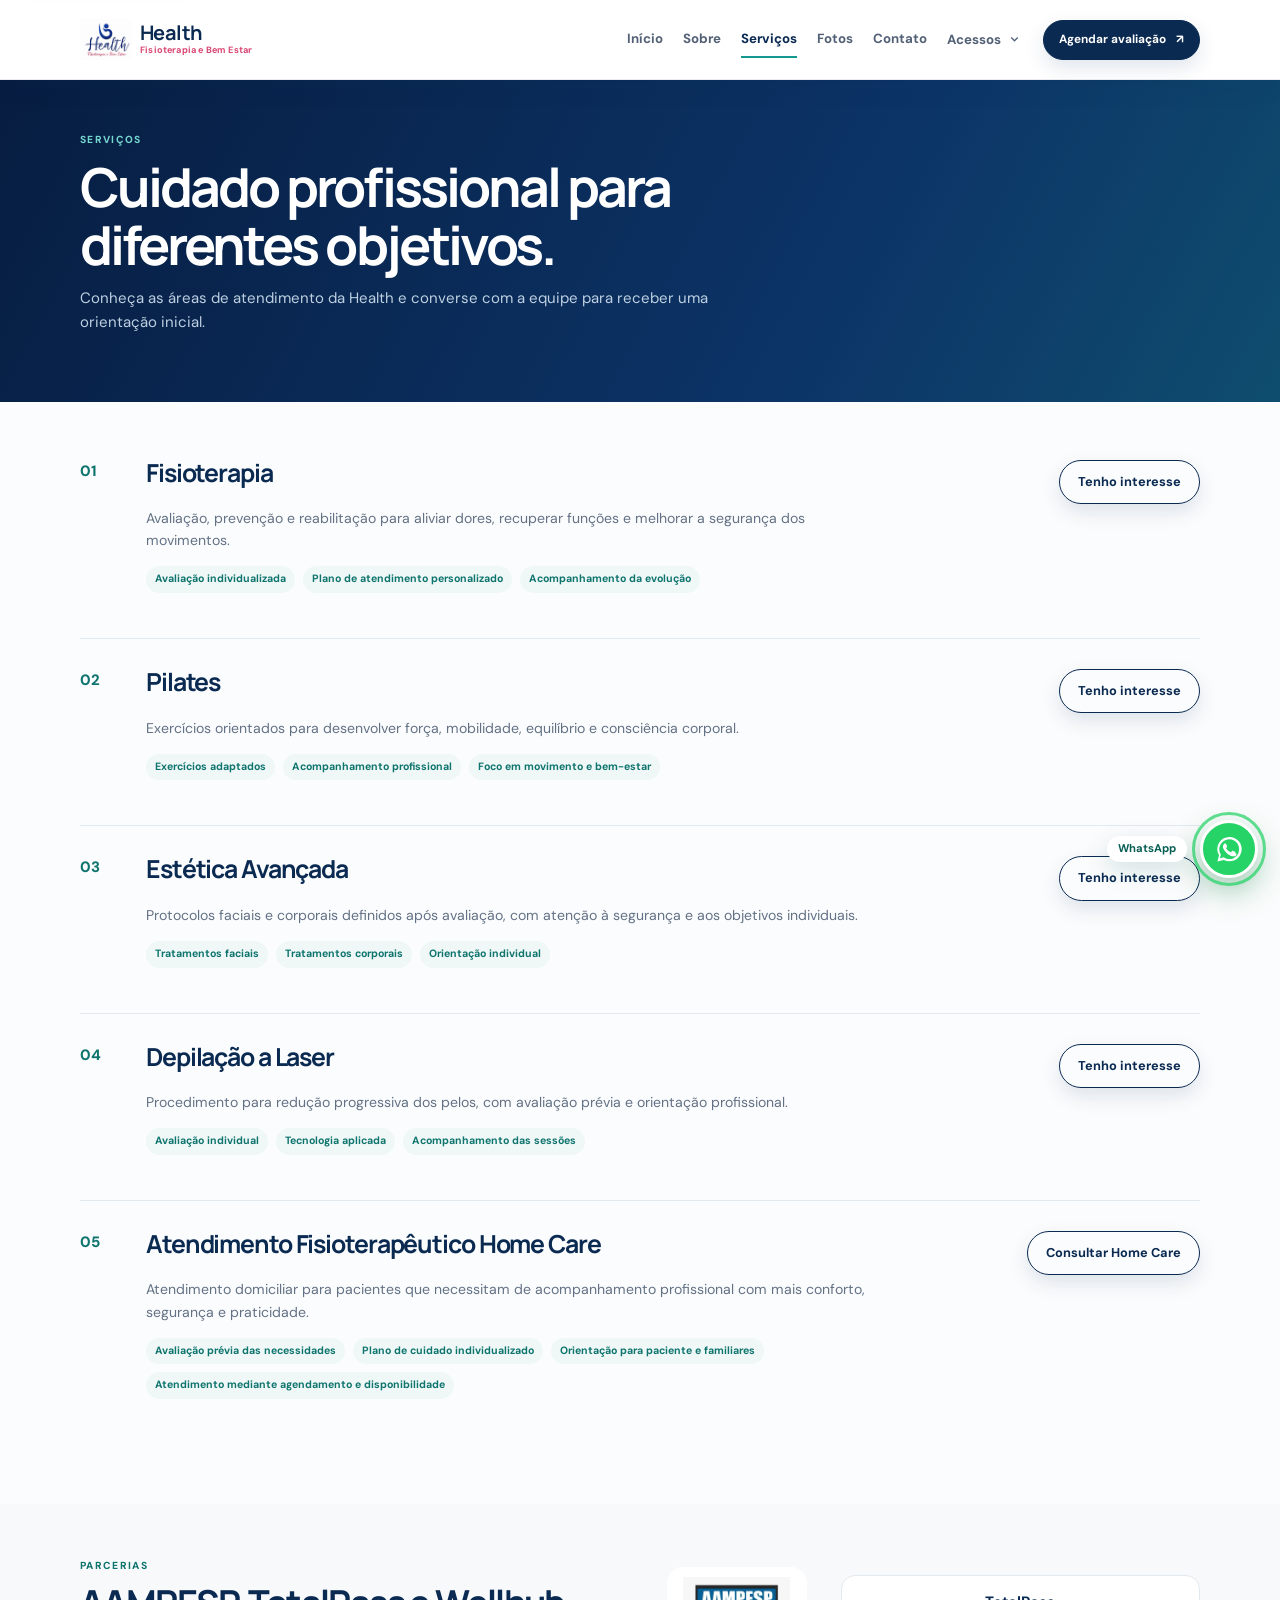
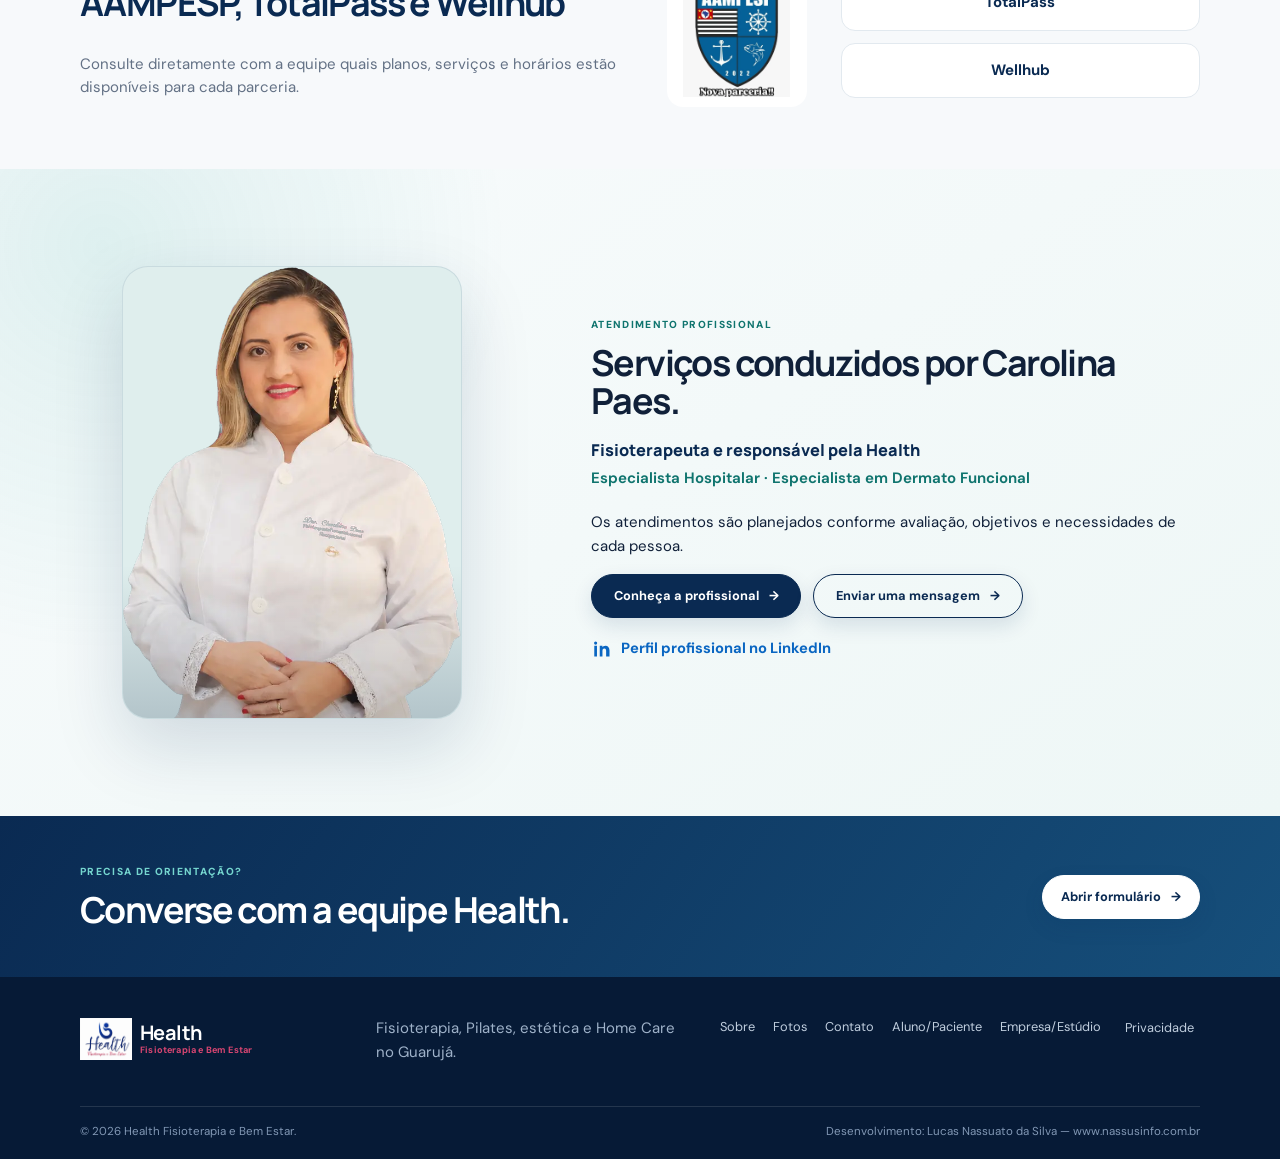
<file: servicos.html>
<!doctype html>
<html lang="pt-BR">
  <head>
    <meta charset="utf-8" />
    <meta name="viewport" content="width=device-width,initial-scale=1,viewport-fit=cover" />
    <title>Serviços e Fisioterapia Home Care | Health Guarujá</title>
    <meta name="description" content="Conheça Fisioterapia, Pilates, Estética Avançada, Depilação a Laser e atendimento fisioterapêutico Home Care da Health no Guarujá." />
    <meta name="theme-color" content="#0b315f" />
    <meta name="robots" content="index,follow,max-image-preview:large" />
    <link rel="canonical" href="https://fisiobemestar.vercel.app/servicos" />
    <link rel="icon" href="/favicon.webp" type="image/webp" />
    <link rel="apple-touch-icon" href="/apple-touch-icon.png" />
    <meta property="og:type" content="website" />
    <meta property="og:locale" content="pt_BR" />
    <meta property="og:site_name" content="Health Fisioterapia e Bem Estar" />
    <meta property="og:title" content="Serviços e Fisioterapia Home Care | Health Guarujá" />
    <meta property="og:description" content="Cuidado especializado na clínica e no domicílio, mediante avaliação e agendamento." />
    <meta property="og:image" content="https://fisiobemestar.vercel.app/og-image.jpg" />
    <meta property="og:url" content="https://fisiobemestar.vercel.app/servicos" />
    <meta name="twitter:card" content="summary_large_image" />
    <link rel="preconnect" href="https://fonts.googleapis.com" />
    <link rel="preconnect" href="https://fonts.gstatic.com" crossorigin />
    <link href="https://fonts.googleapis.com/css2?family=DM+Sans:wght@400;500;600;700&family=Manrope:wght@500;600;700;800&display=swap" rel="stylesheet" />
    <link rel="stylesheet" href="assets/site-final.css?v=20260801-premium-hero-v2" />
    <link rel="stylesheet" href="assets/site-mobile.css?v=20260803-mobile-v2" media="(max-width: 767px)" />
    <link rel="stylesheet" href="assets/site-content.css?v=20260803-profissional-v1" />
    <script defer src="assets/site-final.js?v=20260803-mobile-v2"></script>
  </head>
  <body>
    <a class="skip-link" href="#conteudo">Pular para o conteúdo</a>
    <header class="site-header">
      <div class="container header-inner">
        <a class="brand" href="/" aria-label="Health Fisioterapia e Bem Estar — início">
          <img src="assets/health/logo-health.png" width="900" height="720" alt="" decoding="async" />
          <span><b>Health</b><small>Fisioterapia e Bem Estar</small></span>
        </a>
        <button class="menu-toggle" type="button" aria-label="Abrir menu" aria-expanded="false" aria-controls="main-nav"><i></i><i></i><i></i></button>
        <nav id="main-nav" aria-label="Navegação principal">
          <a href="/">Início</a><a href="/sobre">Sobre</a><a class="active" href="/servicos" aria-current="page">Serviços</a><a href="/fotos">Fotos</a><a href="/contato">Contato</a><a href="/aluno">Aluno/Paciente</a><a href="/empresa">Empresa/Estúdio</a>
        </nav>
        <a class="button button-sm header-cta" href="https://wa.me/5513996083907?text=Ol%C3%A1%21%20Gostaria%20de%20agendar%20uma%20avalia%C3%A7%C3%A3o." target="_blank" rel="noopener" data-whatsapp="cabecalho">Agendar avaliação <span>↗</span></a>
      </div>
    </header>

    <main id="conteudo">
      <section class="page-hero">
        <div class="container">
          <p class="eyebrow light">Serviços</p>
          <h1>Cuidado profissional para diferentes objetivos.</h1>
          <p>Conheça as áreas de atendimento da Health e converse com a equipe para receber uma orientação inicial.</p>
        </div>
      </section>

      <section class="service-details">
        <div class="container detail-list">
          <article>
            <span>01</span>
            <div>
              <h2>Fisioterapia</h2>
              <p>Avaliação, prevenção e reabilitação para aliviar dores, recuperar funções e melhorar a segurança dos movimentos.</p>
              <ul><li>Avaliação individualizada</li><li>Plano de atendimento personalizado</li><li>Acompanhamento da evolução</li></ul>
            </div>
            <a class="button button-outline" href="https://wa.me/5513996083907?text=Ol%C3%A1%21%20Quero%20informa%C3%A7%C3%B5es%20sobre%20Fisioterapia." target="_blank" rel="noopener" data-whatsapp="fisioterapia">Tenho interesse</a>
          </article>
          <article>
            <span>02</span>
            <div>
              <h2>Pilates</h2>
              <p>Exercícios orientados para desenvolver força, mobilidade, equilíbrio e consciência corporal.</p>
              <ul><li>Exercícios adaptados</li><li>Acompanhamento profissional</li><li>Foco em movimento e bem-estar</li></ul>
            </div>
            <a class="button button-outline" href="https://wa.me/5513996083907?text=Ol%C3%A1%21%20Quero%20informa%C3%A7%C3%B5es%20sobre%20Pilates." target="_blank" rel="noopener" data-whatsapp="pilates">Tenho interesse</a>
          </article>
          <article>
            <span>03</span>
            <div>
              <h2>Estética Avançada</h2>
              <p>Protocolos faciais e corporais definidos após avaliação, com atenção à segurança e aos objetivos individuais.</p>
              <ul><li>Tratamentos faciais</li><li>Tratamentos corporais</li><li>Orientação individual</li></ul>
            </div>
            <a class="button button-outline" href="https://wa.me/5513996083907?text=Ol%C3%A1%21%20Quero%20informa%C3%A7%C3%B5es%20sobre%20Est%C3%A9tica%20Avan%C3%A7ada." target="_blank" rel="noopener" data-whatsapp="estetica">Tenho interesse</a>
          </article>
          <article>
            <span>04</span>
            <div>
              <h2>Depilação a Laser</h2>
              <p>Procedimento para redução progressiva dos pelos, com avaliação prévia e orientação profissional.</p>
              <ul><li>Avaliação individual</li><li>Tecnologia aplicada</li><li>Acompanhamento das sessões</li></ul>
            </div>
            <a class="button button-outline" href="https://wa.me/5513996083907?text=Ol%C3%A1%21%20Quero%20informa%C3%A7%C3%B5es%20sobre%20Depila%C3%A7%C3%A3o%20a%20Laser." target="_blank" rel="noopener" data-whatsapp="depilacao">Tenho interesse</a>
          </article>
          <article id="home-care">
            <span>05</span>
            <div>
              <h2>Atendimento Fisioterapêutico Home Care</h2>
              <p>Atendimento domiciliar para pacientes que necessitam de acompanhamento profissional com mais conforto, segurança e praticidade.</p>
              <ul><li>Avaliação prévia das necessidades</li><li>Plano de cuidado individualizado</li><li>Orientação para paciente e familiares</li><li>Atendimento mediante agendamento e disponibilidade</li></ul>
            </div>
            <a class="button button-outline" href="https://wa.me/5513996083907?text=Ol%C3%A1%21%20Gostaria%20de%20informa%C3%A7%C3%B5es%20sobre%20o%20atendimento%20Home%20Care." target="_blank" rel="noopener" data-whatsapp="home-care-servicos">Consultar Home Care</a>
          </article>
        </div>
      </section>

      <section class="service-partners">
        <div class="container service-partners-inner">
          <div>
            <p class="eyebrow">Parcerias</p>
            <h2>AAMPESP, TotalPass e Wellhub</h2>
            <p>Consulte diretamente com a equipe quais planos, serviços e horários estão disponíveis para cada parceria.</p>
          </div>
          <img src="assets/health/aampesp.webp" width="504" height="563" alt="AAMPESP — clínica parceira" loading="lazy" decoding="async" />
          <div class="partner-words"><b>TotalPass</b><b>Wellhub</b></div>
        </div>
      </section>

      <section class="professional-home">
        <div class="container professional-grid">
          <figure class="professional-photo">
            <img src="assets/health/carolina-paes-profissional.jpg" width="360" height="480" alt="Dra. Carolina Paes, fisioterapeuta responsável pela Health" loading="lazy" decoding="async" />
          </figure>
          <div class="professional-copy">
            <p class="eyebrow">Atendimento profissional</p>
            <h2>Serviços conduzidos por Carolina Paes.</h2>
            <p class="professional-role">Fisioterapeuta · Especialista Hospitalar e em Dermato Funcional</p>
            <p>Os atendimentos são planejados conforme avaliação, objetivos e necessidades de cada pessoa.</p>
            <div class="professional-actions">
              <a class="button" href="/sobre">Conheça a profissional <span>→</span></a>
              <a class="button button-outline" href="/contato#formulario">Enviar uma mensagem <span>→</span></a>
            </div>
          </div>
        </div>
      </section>

      <section class="home-cta">
        <div class="container cta-inner">
          <div><p class="eyebrow light">Precisa de orientação?</p><h2>Converse com a equipe Health.</h2></div>
          <a class="button button-light" href="/contato#formulario">Abrir formulário <span>→</span></a>
        </div>
      </section>
    </main>

    <footer class="site-footer">
      <div class="container footer-grid">
        <a class="brand brand-footer" href="/"><img src="assets/health/logo-health.png" width="900" height="720" alt="" loading="lazy" /><span><b>Health</b><small>Fisioterapia e Bem Estar</small></span></a>
        <p>Fisioterapia, Pilates, estética e Home Care no Guarujá.</p>
        <nav aria-label="Links do rodapé"><a href="/sobre">Sobre</a><a href="/fotos">Fotos</a><a href="/contato">Contato</a><a href="/aluno">Aluno/Paciente</a><a href="/empresa">Empresa/Estúdio</a><button type="button" data-privacy>Privacidade</button></nav>
      </div>
      <div class="container footer-bottom"><span>© <span data-year></span> Health Fisioterapia e Bem Estar.</span><a href="https://www.nassusinfo.com.br" target="_blank" rel="noopener">Desenvolvimento: Lucas Nassuato da Silva — www.nassusinfo.com.br</a></div>
    </footer>

    <a class="whatsapp-float" href="https://wa.me/5513996083907" target="_blank" rel="noopener" aria-label="Falar com a Health pelo WhatsApp" data-whatsapp="flutuante"><svg viewBox="0 0 32 32" aria-hidden="true"><path d="M16 3a12.6 12.6 0 0 0-10.8 19L3.5 28.5l6.7-1.7A12.6 12.6 0 1 0 16 3Zm0 22.9c-2 0-3.9-.6-5.5-1.6l-.4-.2-4 .9 1-3.9-.3-.4A10.2 10.2 0 1 1 16 25.9Zm5.6-7.6c-.3-.2-1.8-.9-2.1-1-.3-.1-.5-.2-.7.2l-1 1.2c-.2.2-.4.2-.7.1-1.9-.9-3.2-1.7-4.5-3.9-.3-.5.3-.5.9-1.7.1-.2.1-.4 0-.6l-.9-2.2c-.2-.5-.5-.5-.7-.5h-.6c-.2 0-.6.1-.9.4-.3.4-1.2 1.2-1.2 2.9s1.3 3.4 1.4 3.6c.2.2 2.5 3.8 6 5.3 2.3 1 3.2 1.1 4.3.9.7-.1 1.8-.7 2-1.4.3-.7.3-1.3.2-1.4-.2-.2-.4-.3-.7-.4Z" /></svg></a>

    <dialog id="privacy-dialog">
      <button class="dialog-close" type="button" aria-label="Fechar">×</button>
      <h2>Privacidade e LGPD</h2>
      <p>Este site não solicita cadastro próprio. Ao falar pelo WhatsApp, Instagram, formulário ou acessar uma plataforma externa, o visitante também utiliza os serviços e as políticas dessas plataformas.</p>
      <p>Para dúvidas sobre privacidade, fale com a Health pelo WhatsApp ou pelo e-mail healthfisioterapiaebemestar@gmail.com.</p>
    </dialog>
  </body>
</html>
</file>
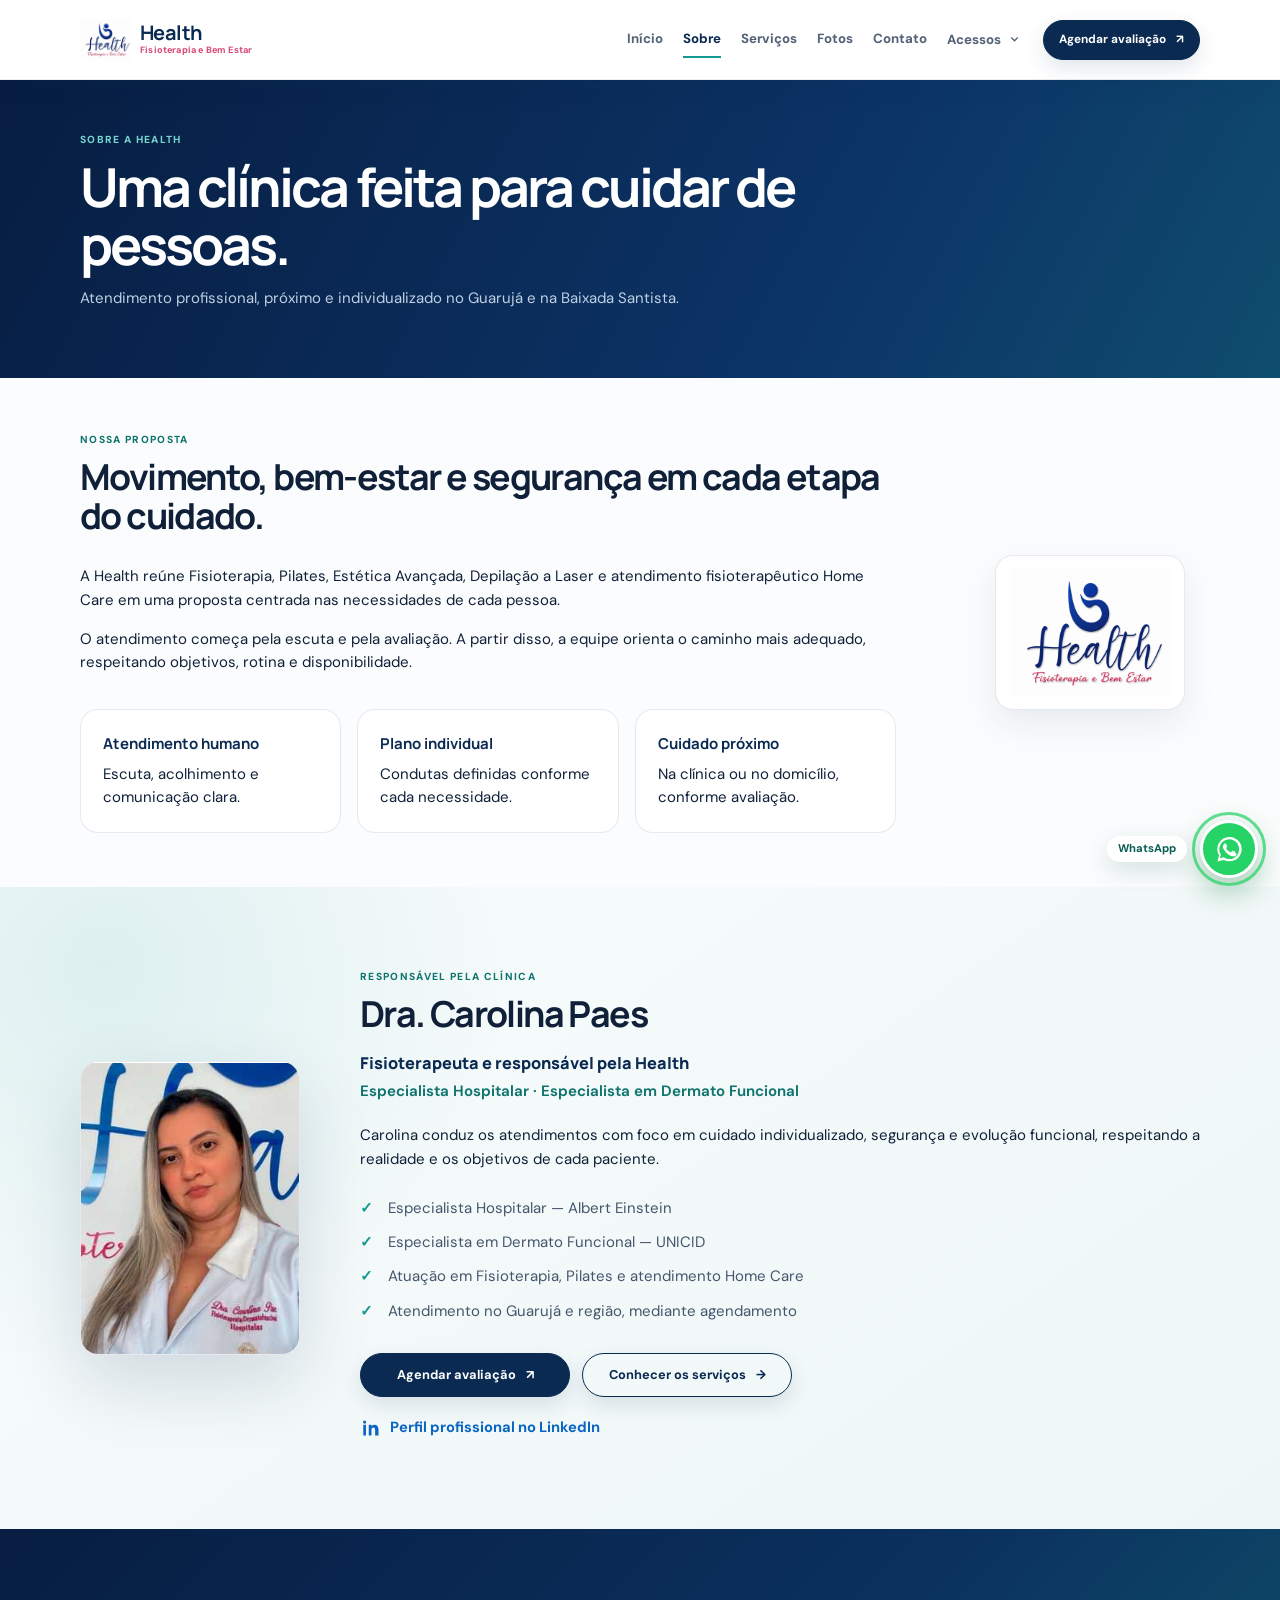
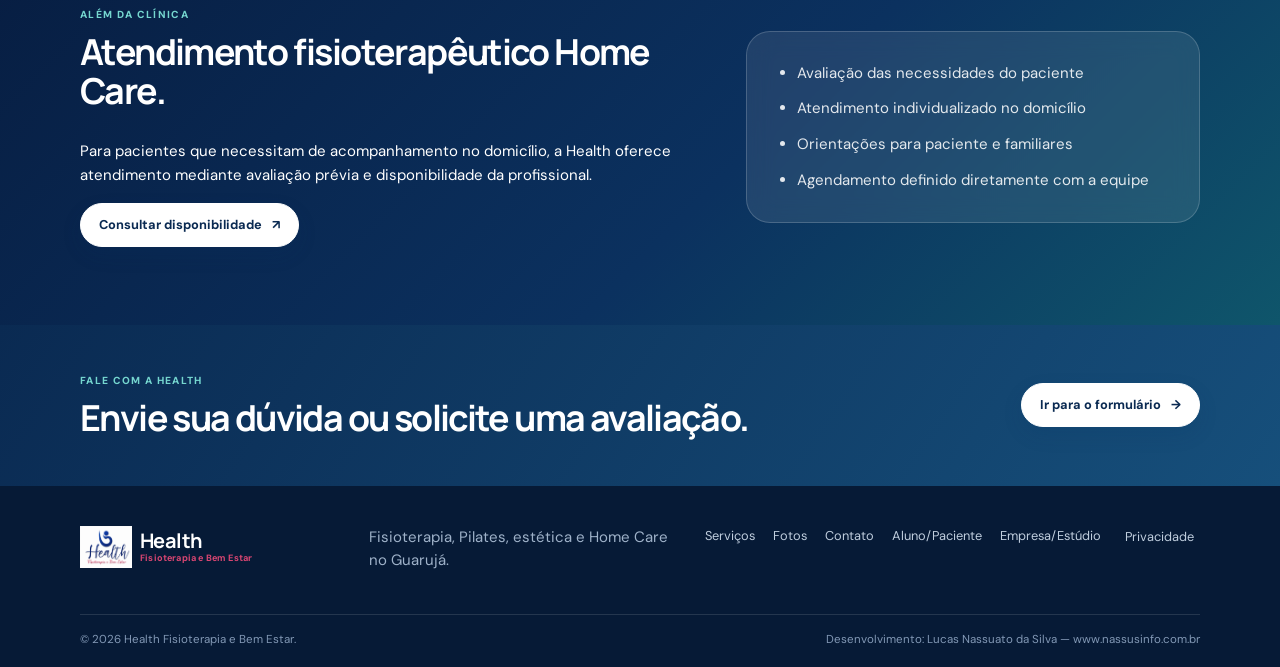
<file: sobre.html>
<!doctype html>
<html lang="pt-BR">
  <head>
    <meta charset="utf-8" />
    <meta name="viewport" content="width=device-width,initial-scale=1,viewport-fit=cover" />
    <title>Sobre a Health e Carolina Paes | Fisioterapia no Guarujá</title>
    <meta name="description" content="Conheça a Health Fisioterapia e Bem Estar e a fisioterapeuta Carolina Paes, especialista hospitalar e em Dermato Funcional no Guarujá." />
    <meta name="theme-color" content="#0b315f" />
    <meta name="robots" content="index,follow,max-image-preview:large" />
    <link rel="canonical" href="https://fisiobemestar.vercel.app/sobre" />
    <link rel="icon" href="/favicon.webp" type="image/webp" />
    <link rel="apple-touch-icon" href="/apple-touch-icon.png" />
    <meta property="og:type" content="profile" />
    <meta property="og:locale" content="pt_BR" />
    <meta property="og:site_name" content="Health Fisioterapia e Bem Estar" />
    <meta property="og:title" content="Sobre a Health e Carolina Paes" />
    <meta property="og:description" content="Cuidado próximo e individualizado na clínica e em atendimento Home Care." />
    <meta property="og:url" content="https://fisiobemestar.vercel.app/sobre" />
    <meta property="og:image" content="https://fisiobemestar.vercel.app/og-image.jpg" />
    <meta name="twitter:card" content="summary_large_image" />
    <link rel="preconnect" href="https://fonts.googleapis.com" />
    <link rel="preconnect" href="https://fonts.gstatic.com" crossorigin />
    <link href="https://fonts.googleapis.com/css2?family=DM+Sans:wght@400;500;600;700&family=Manrope:wght@500;600;700;800&display=swap" rel="stylesheet" />
    <link rel="stylesheet" href="assets/site-final.css?v=20260801-premium-hero-v2" />
    <link rel="stylesheet" href="assets/site-mobile.css?v=20260803-mobile-v2" media="(max-width: 767px)" />
    <link rel="stylesheet" href="assets/site-content.css?v=20260803-profissional-v1" />
    <link rel="stylesheet" href="assets/sobre-images.css?v=20260803-compact-v2" />
    <link rel="stylesheet" href="assets/carolina-inline.css?v=20260803-safe-v1" />
    <link rel="stylesheet" href="assets/ui-ux-refinements.css?v=20260803-uiux-v1" />
    <script defer src="assets/site-final.js?v=20260803-uiux-v1"></script>
    <script type="application/ld+json">
      {
        "@context": "https://schema.org",
        "@type": "Person",
        "name": "Carolina Paes",
        "jobTitle": "Fisioterapeuta especialista hospitalar e em Dermato Funcional",
        "worksFor": {
          "@type": "MedicalClinic",
          "name": "Health Fisioterapia e Bem Estar",
          "url": "https://fisiobemestar.vercel.app/"
        },
        "knowsAbout": ["Fisioterapia hospitalar", "Fisioterapia dermatofuncional", "Pilates", "Atendimento Home Care"],
        "sameAs": [
          "https://www.instagram.com/health_fisio/",
          "https://www.linkedin.com/in/carolina-paes-0108511b8/"
        ]
      }
    </script>
  </head>
  <body class="page-sobre">
    <a class="skip-link" href="#conteudo">Pular para o conteúdo</a>
    <header class="site-header">
      <div class="container header-inner">
        <a class="brand" href="/" aria-label="Health Fisioterapia e Bem Estar — início">
          <img src="assets/health/logo-health.png" width="900" height="720" alt="" decoding="async" />
          <span><b>Health</b><small>Fisioterapia e Bem Estar</small></span>
        </a>
        <button class="menu-toggle" type="button" aria-label="Abrir menu" aria-expanded="false" aria-controls="main-nav"><i></i><i></i><i></i></button>
        <nav id="main-nav" aria-label="Navegação principal">
          <a href="/">Início</a><a class="active" href="/sobre" aria-current="page">Sobre</a><a href="/servicos">Serviços</a><a href="/fotos">Fotos</a><a href="/contato">Contato</a><a href="/aluno">Aluno/Paciente</a><a href="/empresa">Empresa/Estúdio</a>
        </nav>
        <a class="button button-sm header-cta" href="https://wa.me/5513996083907?text=Ol%C3%A1%21%20Gostaria%20de%20agendar%20uma%20avalia%C3%A7%C3%A3o." target="_blank" rel="noopener" data-whatsapp="cabecalho">Agendar avaliação <span>↗</span></a>
      </div>
    </header>

    <main id="conteudo">
      <section class="page-hero">
        <div class="container">
          <p class="eyebrow light">Sobre a Health</p>
          <h1>Uma clínica feita para cuidar de pessoas.</h1>
          <p>Atendimento profissional, próximo e individualizado no Guarujá e na Baixada Santista.</p>
        </div>
      </section>

      <section class="about-section">
        <div class="container about-intro-grid">
          <div>
            <p class="eyebrow">Nossa proposta</p>
            <h2>Movimento, bem-estar e segurança em cada etapa do cuidado.</h2>
            <p>A Health reúne Fisioterapia, Pilates, Estética Avançada, Depilação a Laser e atendimento fisioterapêutico Home Care em uma proposta centrada nas necessidades de cada pessoa.</p>
            <p>O atendimento começa pela escuta e pela avaliação. A partir disso, a equipe orienta o caminho mais adequado, respeitando objetivos, rotina e disponibilidade.</p>
            <div class="about-values">
              <article><b>Atendimento humano</b><span>Escuta, acolhimento e comunicação clara.</span></article>
              <article><b>Plano individual</b><span>Condutas definidas conforme cada necessidade.</span></article>
              <article><b>Cuidado próximo</b><span>Na clínica ou no domicílio, conforme avaliação.</span></article>
            </div>
          </div>
          <img src="assets/health/logo-health.png" width="900" height="720" alt="Marca Health Fisioterapia e Bem Estar" loading="lazy" decoding="async" />
        </div>
      </section>

      <section class="professional-section" aria-labelledby="carolina-title">
        <div class="container professional-grid">
          <figure class="professional-photo">
            <span class="carolina-photo-inline" role="img" aria-label="Dra. Carolina Paes, fisioterapeuta responsável pela Health"></span>
          </figure>
          <div class="professional-copy">
            <p class="eyebrow">Responsável pela clínica</p>
            <h2 id="carolina-title">Dra. Carolina Paes</h2>
            <p class="professional-role">
              <span class="professional-role-main">Fisioterapeuta e responsável pela Health</span>
              <span class="professional-role-specialties">Especialista Hospitalar · Especialista em Dermato Funcional</span>
            </p>
            <p>Carolina conduz os atendimentos com foco em cuidado individualizado, segurança e evolução funcional, respeitando a realidade e os objetivos de cada paciente.</p>
            <ul class="credential-list">
              <li>Especialista Hospitalar — Albert Einstein</li>
              <li>Especialista em Dermato Funcional — UNICID</li>
              <li>Atuação em Fisioterapia, Pilates e atendimento Home Care</li>
              <li>Atendimento no Guarujá e região, mediante agendamento</li>
            </ul>
            <div class="professional-actions">
              <a class="button" href="https://wa.me/5513996083907?text=Ol%C3%A1%21%20Gostaria%20de%20agendar%20uma%20avalia%C3%A7%C3%A3o%20com%20a%20Dra.%20Carolina." target="_blank" rel="noopener" data-whatsapp="sobre-carolina">Agendar avaliação <span>↗</span></a>
              <a class="button button-outline" href="/servicos">Conhecer os serviços <span>→</span></a>
              <a class="button button-outline professional-linkedin" href="https://www.linkedin.com/in/carolina-paes-0108511b8/" target="_blank" rel="noopener noreferrer" aria-label="Ver perfil profissional da Dra. Carolina Paes no LinkedIn">
                <svg width="18" height="18" viewBox="0 0 24 24" aria-hidden="true" fill="currentColor"><path d="M5.3 7.8H1.7V22h3.6V7.8ZM3.5 2A2.1 2.1 0 1 0 3.5 6.2 2.1 2.1 0 0 0 3.5 2ZM22 13.9c0-4.3-2.3-6.3-5.3-6.3-2.4 0-3.5 1.3-4.1 2.2v-2H9V22h3.6v-7c0-1.8.3-3.6 2.6-3.6 2.2 0 2.3 2.1 2.3 3.7V22H22v-8.1Z" /></svg>
                Perfil profissional no LinkedIn
              </a>
            </div>
          </div>
        </div>
      </section>

      <section class="homecare-highlight">
        <div class="container homecare-grid">
          <div>
            <p class="eyebrow light">Além da clínica</p>
            <h2>Atendimento fisioterapêutico Home Care.</h2>
            <p>Para pacientes que necessitam de acompanhamento no domicílio, a Health oferece atendimento mediante avaliação prévia e disponibilidade da profissional.</p>
            <a class="button button-light" href="https://wa.me/5513996083907?text=Ol%C3%A1%21%20Gostaria%20de%20consultar%20a%20disponibilidade%20do%20Home%20Care." target="_blank" rel="noopener" data-whatsapp="sobre-homecare">Consultar disponibilidade <span>↗</span></a>
          </div>
          <div class="homecare-card">
            <ul>
              <li>Avaliação das necessidades do paciente</li>
              <li>Atendimento individualizado no domicílio</li>
              <li>Orientações para paciente e familiares</li>
              <li>Agendamento definido diretamente com a equipe</li>
            </ul>
          </div>
        </div>
      </section>

      <section class="home-cta">
        <div class="container cta-inner">
          <div><p class="eyebrow light">Fale com a Health</p><h2>Envie sua dúvida ou solicite uma avaliação.</h2></div>
          <a class="button button-light" href="/contato#formulario">Ir para o formulário <span>→</span></a>
        </div>
      </section>
    </main>

    <footer class="site-footer">
      <div class="container footer-grid">
        <a class="brand brand-footer" href="/"><img src="assets/health/logo-health.png" width="900" height="720" alt="" loading="lazy" decoding="async" /><span><b>Health</b><small>Fisioterapia e Bem Estar</small></span></a>
        <p>Fisioterapia, Pilates, estética e Home Care no Guarujá.</p>
        <nav aria-label="Links do rodapé"><a href="/servicos">Serviços</a><a href="/fotos">Fotos</a><a href="/contato">Contato</a><a href="/aluno">Aluno/Paciente</a><a href="/empresa">Empresa/Estúdio</a><button type="button" data-privacy>Privacidade</button></nav>
      </div>
      <div class="container footer-bottom"><span>© <span data-year></span> Health Fisioterapia e Bem Estar.</span><a href="https://www.nassusinfo.com.br" target="_blank" rel="noopener">Desenvolvimento: Lucas Nassuato da Silva — www.nassusinfo.com.br</a></div>
    </footer>

    <a class="whatsapp-float" href="https://wa.me/5513996083907" target="_blank" rel="noopener" aria-label="Falar com a Health pelo WhatsApp" data-whatsapp="flutuante"><svg viewBox="0 0 32 32" aria-hidden="true"><path d="M16 3a12.6 12.6 0 0 0-10.8 19L3.5 28.5l6.7-1.7A12.6 12.6 0 1 0 16 3Zm0 22.9c-2 0-3.9-.6-5.5-1.6l-.4-.2-4 .9 1-3.9-.3-.4A10.2 10.2 0 1 1 16 25.9Zm5.6-7.6c-.3-.2-1.8-.9-2.1-1-.3-.1-.5-.2-.7.2l-1 1.2c-.2.2-.4.2-.7.1-1.9-.9-3.2-1.7-4.5-3.9-.3-.5.3-.5.9-1.7.1-.2.1-.4 0-.6l-.9-2.2c-.2-.5-.5-.5-.7-.5h-.6c-.2 0-.6.1-.9.4-.3.4-1.2 1.2-1.2 2.9s1.3 3.4 1.4 3.6c.2.2 2.5 3.8 6 5.3 2.3 1 3.2 1.1 4.3.9.7-.1 1.8-.7 2-1.4.3-.7.3-1.3.2-1.4-.2-.2-.4-.3-.7-.4Z" /></svg></a>

    <dialog id="privacy-dialog">
      <button class="dialog-close" type="button" aria-label="Fechar">×</button>
      <h2>Privacidade e LGPD</h2>
      <p>Este site não solicita cadastro próprio. Ao falar pelo WhatsApp, Instagram, formulário ou acessar uma plataforma externa, o visitante também utiliza os serviços e as políticas dessas plataformas.</p>
      <p>Para dúvidas sobre privacidade, fale com a Health pelo WhatsApp ou pelo e-mail healthfisioterapiaebemestar@gmail.com.</p>
    </dialog>
  </body>
</html>
</file>
<file: assets/site-final.css>
:root {
  --navy: #0b315f;
  --navy-deep: #061d3e;
  --blue: #245fae;
  --therapy: #24a39b;
  --therapy-dark: #137b75;
  --therapy-pale: #edf8f7;
  --pink: #d94672;
  --ink: #12233e;
  --muted: #65758b;
  --line: #dce5ee;
  --surface: #f5f8fb;
  --white: #fff;
  --shadow: 0 24px 70px rgba(8, 42, 82, 0.12);
  --radius: 18px;
}
* {
  box-sizing: border-box;
}
html {
  scroll-behavior: smooth;
  scroll-padding-top: 84px;
}
body {
  margin: 0;
  max-width: 100%;
  overflow-x: hidden;
  background: #fff;
  color: var(--ink);
  font:
    400 16px/1.65 "DM Sans",
    sans-serif;
}
h1,
h2,
h3,
p {
  margin-top: 0;
}
h1,
h2,
h3 {
  font-family: Manrope, sans-serif;
  letter-spacing: -0.045em;
  line-height: 1.08;
}
h1 {
  font-size: clamp(3rem, 5.5vw, 5.4rem);
}
h2 {
  font-size: clamp(2rem, 3.7vw, 3.5rem);
}
h3 {
  font-size: 1.2rem;
}
a {
  color: inherit;
  text-decoration: none;
}
img {
  display: block;
  max-width: 100%;
  height: auto;
}
.container {
  width: min(1180px, calc(100% - 40px));
  margin-inline: auto;
}
.skip-link {
  position: fixed;
  left: 15px;
  top: -100px;
  z-index: 100;
  background: #fff;
  padding: 10px 14px;
  border-radius: 8px;
  box-shadow: var(--shadow);
}
.skip-link:focus {
  top: 15px;
}
:focus-visible {
  outline: 3px solid rgba(36, 163, 155, 0.55);
  outline-offset: 3px;
}
.site-header {
  height: 84px;
  position: sticky;
  top: 0;
  z-index: 50;
  background: rgba(255, 255, 255, 0.96);
  border-bottom: 1px solid rgba(11, 49, 95, 0.09);
  backdrop-filter: blur(18px);
}
.header-inner {
  height: 100%;
  display: flex;
  align-items: center;
  gap: 28px;
}
.brand {
  display: flex;
  align-items: center;
  gap: 10px;
  min-width: max-content;
}
.brand > img {
  width: 58px;
  height: 48px;
  object-fit: contain;
  background: #fff;
}
.brand > span {
  display: grid;
  line-height: 1;
}
.brand b {
  font:
    700 1.35rem/1 Manrope,
    sans-serif;
  letter-spacing: -0.03em;
  color: var(--navy);
}
.brand small {
  margin-top: 5px;
  color: var(--pink);
  font-size: 0.61rem;
  font-weight: 700;
  letter-spacing: 0.02em;
}
.site-header nav {
  display: flex;
  align-items: center;
  gap: 26px;
  margin-left: auto;
}
.site-header nav a {
  min-height: 44px;
  display: flex;
  align-items: center;
  position: relative;
  color: #536177;
  font-size: 0.86rem;
  font-weight: 700;
}
.site-header nav a:hover,
.site-header nav a.active {
  color: var(--navy);
}
.site-header nav a.active::after,
.site-header nav a:hover::after {
  content: "";
  position: absolute;
  left: 0;
  right: 0;
  bottom: 5px;
  height: 2px;
  background: var(--therapy);
}
.menu-toggle {
  display: none;
  min-width: 44px;
  min-height: 44px;
  margin-left: auto;
  border: 0;
  background: transparent;
}
.menu-toggle i {
  display: block;
  width: 25px;
  height: 2px;
  margin: 5px auto;
  background: var(--navy);
}
.button {
  min-height: 48px;
  display: inline-flex;
  align-items: center;
  justify-content: center;
  gap: 10px;
  padding: 13px 21px;
  border: 1px solid var(--navy);
  border-radius: 999px;
  background: var(--navy);
  color: #fff;
  font-weight: 700;
  font-size: 0.86rem;
  transition: 0.22s;
  box-shadow: 0 10px 28px rgba(11, 49, 95, 0.12);
}
.button:hover {
  transform: translateY(-2px);
  background: var(--blue);
  border-color: var(--blue);
}
.button-sm {
  min-height: 42px;
  padding: 10px 17px;
  font-size: 0.8rem;
}
.button-light {
  background: #fff;
  border-color: #fff;
  color: var(--navy);
}
.button-light:hover {
  background: var(--therapy-pale);
  border-color: var(--therapy-pale);
  color: var(--navy);
}
.button-outline {
  background: transparent;
  color: var(--navy);
  box-shadow: none;
}
.button-outline:hover {
  color: #fff;
}
.text-link {
  display: inline-block;
  padding-bottom: 3px;
  border-bottom: 1px solid #9aabba;
  color: var(--navy);
  font-weight: 700;
  font-size: 0.86rem;
}
.eyebrow {
  margin-bottom: 14px;
  color: var(--therapy-dark);
  font-weight: 800;
  font-size: 0.7rem;
  letter-spacing: 0.14em;
  text-transform: uppercase;
}
.eyebrow.light {
  color: #75d6cf;
}
.hero {
  min-height: 620px;
  display: flex;
  align-items: center;
  background:
    radial-gradient(
      circle at 78% 18%,
      rgba(36, 163, 155, 0.13),
      transparent 30%
    ),
    linear-gradient(125deg, #fff 0%, #f6f9fc 58%, #eaf4f5 100%);
}
.hero-grid {
  display: grid;
  grid-template-columns: 1.04fr 0.96fr;
  gap: 70px;
  align-items: center;
  padding-block: 48px;
}
.hero-copy h1 {
  margin-bottom: 24px;
  color: var(--navy);
}
.hero-copy h1 em {
  color: var(--therapy);
  font-style: normal;
}
.lead {
  max-width: 620px;
  color: var(--muted);
  font-size: 1.08rem;
}
.hero-actions {
  display: flex;
  align-items: center;
  gap: 24px;
  margin-top: 28px;
}
.hero-meta {
  display: flex;
  flex-wrap: wrap;
  gap: 10px 20px;
  margin-top: 36px;
  padding-top: 20px;
  border-top: 1px solid var(--line);
  color: #61758c;
  font-size: 0.75rem;
  font-weight: 700;
}
.hero-meta span::before {
  content: "";
  display: inline-block;
  width: 6px;
  height: 6px;
  margin-right: 8px;
  border-radius: 50%;
  background: var(--therapy);
}
.hero-media {
  height: 500px;
  position: relative;
}
.hero-photo {
  position: absolute;
  left: 0;
  bottom: 0;
  width: 58%;
  border: 7px solid #fff;
  border-radius: 22px;
  overflow: hidden;
  box-shadow: var(--shadow);
}
.hero-photo img {
  width: 100%;
  height: 325px;
  object-fit: cover;
  object-position: 60% center;
}
.hero-logo {
  position: absolute;
  right: 0;
  top: 5px;
  width: 76%;
  padding: 12px;
  background: #fff;
  border-radius: 22px;
  box-shadow: var(--shadow);
}
.hero-logo img {
  width: 100%;
  height: 220px;
  object-fit: contain;
}
.services-home {
  padding: 88px 0;
}
.section-heading {
  display: flex;
  align-items: end;
  justify-content: space-between;
  gap: 30px;
  margin-bottom: 38px;
}
.section-heading h2 {
  max-width: 760px;
  margin-bottom: 0;
  color: var(--navy);
}
.service-grid {
  display: grid;
  grid-template-columns: repeat(4, 1fr);
  gap: 14px;
}
.service-grid article {
  min-height: 250px;
  padding: 27px 24px;
  border: 1px solid var(--line);
  border-radius: var(--radius);
  background: #fff;
  transition: 0.25s;
}
.service-grid article:hover {
  transform: translateY(-5px);
  border-color: rgba(36, 163, 155, 0.5);
  box-shadow:
    0 18px 48px rgba(11, 49, 95, 0.09),
    inset 0 3px 0 var(--therapy);
}
.service-grid article > span {
  color: var(--therapy-dark);
  font-size: 0.72rem;
  font-weight: 800;
}
.service-grid h3 {
  margin-top: 45px;
  color: var(--navy);
}
.service-grid p {
  color: var(--muted);
  font-size: 0.9rem;
}
.partners {
  padding: 78px 0;
  background: linear-gradient(125deg, var(--navy-deep), #0e4770);
  color: #fff;
}
.partners-grid {
  display: grid;
  grid-template-columns: 0.88fr 1.12fr;
  gap: 65px;
  align-items: center;
}
.partners h2 {
  max-width: 560px;
}
.partners-copy > p:not(.eyebrow) {
  max-width: 560px;
  color: #b6c8db;
}
.service-pills {
  display: flex;
  flex-wrap: wrap;
  gap: 8px;
  margin-top: 24px;
}
.service-pills span {
  padding: 7px 11px;
  border: 1px solid rgba(117, 214, 207, 0.32);
  border-radius: 999px;
  background: rgba(255, 255, 255, 0.05);
  color: #e8ffff;
  font-size: 0.7rem;
  font-weight: 700;
}
.partner-list {
  display: grid;
  grid-template-columns: 1.25fr 1fr 1fr;
  gap: 12px;
}
.partner-list article {
  min-height: 190px;
  display: grid;
  place-content: center;
  padding: 18px;
  border: 1px solid rgba(255, 255, 255, 0.15);
  border-radius: var(--radius);
  background: rgba(255, 255, 255, 0.07);
  text-align: center;
}
.partner-list article > b {
  font:
    700 1.35rem Manrope,
    sans-serif;
}
.partner-list article > span,
.partner-aampesp div span {
  color: #afc4d8;
  font-size: 0.72rem;
}
.partner-list .partner-aampesp {
  display: grid;
  grid-template-rows: 125px auto;
  place-content: stretch;
  padding: 0;
  overflow: hidden;
  text-align: left;
}
.partner-aampesp img {
  width: 100%;
  height: 125px;
  object-fit: contain;
  padding: 8px;
  background: #fff;
}
.partner-aampesp div {
  display: grid;
  align-content: center;
  padding: 10px 14px;
}
.partner-aampesp div b {
  font:
    700 1.1rem Manrope,
    sans-serif;
}
.pilates-feature {
  padding: 82px 0;
  background: linear-gradient(120deg, var(--therapy-pale), #f5f8fb);
}
.feature-grid {
  display: grid;
  grid-template-columns: 0.7fr 1.3fr;
  gap: 55px;
  align-items: center;
}
.feature-copy h2 {
  color: var(--navy);
}
.feature-copy > p:not(.eyebrow) {
  color: var(--muted);
}
.feature-photos {
  display: grid;
  grid-template-columns: 1fr 1fr;
  gap: 12px;
}
.feature-photos figure {
  margin: 0;
  aspect-ratio: 3/2;
  overflow: hidden;
  border-radius: 16px;
  background: #e4edf2;
  box-shadow: 0 18px 48px rgba(11, 49, 95, 0.1);
}
.feature-photos img {
  width: 100%;
  height: 100%;
  object-fit: contain;
}
.home-cta {
  padding: 68px 0;
  background: linear-gradient(125deg, var(--navy), #164f7b);
  color: #fff;
}
.cta-inner {
  display: flex;
  align-items: center;
  justify-content: space-between;
  gap: 35px;
}
.cta-inner h2 {
  max-width: 760px;
  margin-bottom: 0;
}
.site-footer {
  padding: 52px 0 22px;
  background: #061a36;
  color: #fff;
}
.footer-grid {
  display: grid;
  grid-template-columns: 1.1fr 1.3fr 1fr;
  gap: 45px;
  align-items: start;
}
.brand-footer > img {
  background: transparent;
}
.brand-footer b {
  color: #fff;
}
.footer-grid > p {
  color: #9fb2c9;
}
.footer-grid nav {
  display: flex;
  justify-content: flex-end;
  gap: 18px;
}
.footer-grid nav a,
.footer-grid nav button {
  border: 0;
  background: none;
  color: #c0cede;
  font: inherit;
  font-size: 0.8rem;
  cursor: pointer;
}
.footer-bottom {
  display: flex;
  justify-content: space-between;
  gap: 25px;
  margin-top: 35px;
  padding-top: 20px;
  border-top: 1px solid rgba(255, 255, 255, 0.12);
  color: #8298b5;
  font-size: 0.72rem;
}
.footer-bottom a {
  text-align: right;
}
.whatsapp-float {
  position: fixed;
  right: 18px;
  bottom: 18px;
  z-index: 40;
  width: 52px;
  height: 52px;
  display: grid;
  place-items: center;
  border-radius: 50%;
  background: #1faa61;
  color: #fff;
  font-size: 1.35rem;
  font-weight: 700;
  box-shadow: 0 12px 34px rgba(13, 104, 64, 0.32);
  transition:
    transform 0.2s ease,
    box-shadow 0.2s ease;
}
.whatsapp-float::before {
  content: "";
  position: absolute;
  inset: -6px;
  z-index: -1;
  border: 2px solid rgba(31, 170, 97, 0.45);
  border-radius: 50%;
  animation: whatsapp-pulse 2.2s ease-out infinite;
}
.whatsapp-float:hover {
  transform: translateY(-2px) scale(1.04);
  box-shadow: 0 16px 38px rgba(13, 104, 64, 0.4);
}
.whatsapp-float svg {
  width: 28px;
  height: 28px;
  fill: currentColor;
}
@keyframes whatsapp-pulse {
  0% {
    transform: scale(0.9);
    opacity: 0.8;
  }
  70%,
  100% {
    transform: scale(1.35);
    opacity: 0;
  }
}
dialog {
  max-width: 600px;
  padding: 32px;
  border: 0;
  border-radius: 18px;
  color: var(--ink);
}
dialog::backdrop {
  background: rgba(5, 23, 50, 0.72);
}
.dialog-close {
  float: right;
  border: 0;
  font-size: 2rem;
  cursor: pointer;
}
.page-hero,
.gallery-hero {
  padding: 78px 0;
  background: linear-gradient(118deg, #071d41 0%, #0c3467 65%, #126a76 140%);
  color: #fff;
}
.page-hero h1 {
  max-width: 900px;
  margin-bottom: 18px;
}
.page-hero > div > p:last-child {
  max-width: 680px;
  color: #bed0e2;
}
.service-details {
  padding: 50px 0 80px;
}
.detail-list article {
  display: grid;
  grid-template-columns: 60px 1fr auto;
  gap: 30px;
  align-items: start;
  padding: 44px 0;
  border-bottom: 1px solid var(--line);
}
.detail-list article > span {
  color: var(--therapy-dark);
  font-weight: 800;
}
.detail-list h2 {
  font-size: 2rem;
  color: var(--navy);
}
.detail-list p {
  max-width: 720px;
  color: var(--muted);
}
.detail-list ul {
  display: flex;
  flex-wrap: wrap;
  gap: 8px;
  padding: 0;
  list-style: none;
}
.detail-list li {
  padding: 6px 10px;
  border-radius: 999px;
  background: var(--therapy-pale);
  color: var(--therapy-dark);
  font-size: 0.72rem;
  font-weight: 700;
}
.service-partners {
  padding: 72px 0;
  background: var(--surface);
}
.service-partners-inner {
  display: grid;
  grid-template-columns: 1fr 180px 0.65fr;
  gap: 45px;
  align-items: center;
}
.service-partners h2 {
  color: var(--navy);
}
.service-partners p:not(.eyebrow) {
  color: var(--muted);
}
.service-partners img {
  width: 180px;
  height: 180px;
  object-fit: contain;
  padding: 10px;
  border-radius: 16px;
  background: #fff;
}
.partner-words {
  display: grid;
  gap: 12px;
}
.partner-words b {
  padding: 20px;
  border: 1px solid var(--line);
  border-radius: 14px;
  background: #fff;
  color: var(--navy);
  text-align: center;
}
.about-section {
  padding: 80px 0;
}
.about-grid {
  display: grid;
  grid-template-columns: 1fr minmax(320px, 0.72fr);
  gap: 70px;
  align-items: center;
}
.about-grid h2 {
  color: var(--navy);
}
.about-grid p:not(.eyebrow) {
  max-width: 700px;
  color: var(--muted);
}
.about-grid > img {
  width: 100%;
  max-height: 520px;
  object-fit: contain;
  border-radius: var(--radius);
  box-shadow: var(--shadow);
}
.values-section {
  padding: 0 0 80px;
}
.error-page {
  min-height: calc(100vh - 84px);
  display: grid;
  place-items: center;
  padding: 70px 0;
  background: linear-gradient(125deg, #fff, var(--therapy-pale));
  text-align: center;
}
.error-page h1 {
  margin-bottom: 18px;
  color: var(--navy);
}
.error-page p {
  max-width: 620px;
  margin-inline: auto;
  color: var(--muted);
}
.error-actions {
  display: flex;
  justify-content: center;
  flex-wrap: wrap;
  gap: 12px;
  margin-top: 28px;
}
.gallery-hero {
  position: relative;
  isolation: isolate;
  padding-bottom: 30px;
  overflow: hidden;
}
.gallery-hero::before {
  content: "";
  position: absolute;
  z-index: -1;
  width: 420px;
  height: 420px;
  right: -90px;
  top: -230px;
  border: 1px solid rgba(113, 210, 202, 0.3);
  border-radius: 50%;
  box-shadow:
    0 0 0 70px rgba(113, 210, 202, 0.04),
    0 0 0 140px rgba(113, 210, 202, 0.025);
}
.gallery-hero h1 {
  margin-bottom: 32px;
  color: #fff;
}
.gallery-hero h1 em {
  color: #71d2ca;
  font-style: normal;
}
.gallery-controls {
  display: flex;
  align-items: center;
  justify-content: space-between;
  padding-top: 18px;
  border-top: 1px solid rgba(255, 255, 255, 0.22);
}
.gallery-controls > span {
  color: #b9d8d8;
  font-size: 0.7rem;
  font-weight: 700;
  letter-spacing: 0.1em;
  text-transform: uppercase;
}
.gallery-controls button {
  width: 44px;
  height: 44px;
  border: 1px solid rgba(113, 210, 202, 0.6);
  border-radius: 50%;
  background: rgba(255, 255, 255, 0.03);
  color: #fff;
  font-size: 1.1rem;
  cursor: pointer;
}
.gallery-controls button:hover {
  background: var(--therapy);
}
.gallery-section {
  padding: 42px 0 55px;
  overflow: hidden;
  background: #f4f7fa;
}
.gallery-track {
  display: flex;
  gap: 16px;
  overflow-x: auto;
  scroll-snap-type: x mandatory;
  scroll-behavior: smooth;
  padding-inline: max(20px, calc((100vw - 1180px) / 2));
  scrollbar-width: none;
}
.gallery-track::-webkit-scrollbar {
  display: none;
}
.gallery-track figure {
  flex: 0 0 300px;
  height: 380px;
  position: relative;
  margin: 0;
  overflow: hidden;
  scroll-snap-align: center;
  border-radius: 16px;
  background: #e5ecf2;
  box-shadow: 0 16px 45px rgba(11, 49, 95, 0.1);
  contain: layout paint;
}
.gallery-track figure.landscape {
  flex-basis: 420px;
}
.gallery-track img {
  width: 100%;
  height: 100%;
  object-fit: contain;
}
.gallery-track figcaption {
  position: absolute;
  left: 10px;
  right: 10px;
  bottom: 10px;
  display: grid;
  padding: 38px 14px 13px;
  border-radius: 12px;
  background: linear-gradient(transparent, rgba(5, 28, 60, 0.9));
  color: #fff;
}
.gallery-track figcaption b {
  font:
    700 1rem Manrope,
    sans-serif;
}
.gallery-track figcaption span {
  color: #c6d4e3;
  font-size: 0.7rem;
}
.gallery-progress {
  height: 2px;
  margin-top: 26px;
  background: #d7e1e9;
}
.gallery-progress i {
  display: block;
  width: 10%;
  height: 100%;
  background: var(--therapy);
  transition: 0.15s;
}
.gallery-status {
  margin: 10px 0 0;
  color: var(--navy);
  font-size: 0.7rem;
  font-weight: 700;
}
.image-consent {
  margin: 4px 0 0;
  color: #7b899b;
  font-size: 0.68rem;
}
.gallery-bottom {
  padding: 62px 0;
  background: linear-gradient(120deg, #fff, var(--therapy-pale));
}
.gallery-bottom h2 {
  color: var(--navy);
}
.contact-hero {
  padding: 72px 0;
  background:
    radial-gradient(
      circle at 85% 15%,
      rgba(36, 163, 155, 0.13),
      transparent 30%
    ),
    linear-gradient(125deg, #fff, #edf5f7);
}
.contact-hero-grid {
  display: grid;
  grid-template-columns: 1fr 320px;
  gap: 70px;
  align-items: center;
}
.contact-hero h1 {
  margin-bottom: 16px;
  color: var(--navy);
}
.contact-hero h1 em {
  color: var(--therapy);
  font-style: normal;
}
.contact-hero p:last-child {
  color: var(--muted);
}
.contact-logo {
  padding: 10px;
  border-radius: 18px;
  background: #fff;
  box-shadow: var(--shadow);
}
.contact-logo img {
  width: 100%;
  height: 210px;
  object-fit: contain;
}
.location {
  padding: 72px 0;
}
.location-grid {
  display: grid;
  grid-template-columns: 1.08fr 0.92fr;
  gap: 55px;
}
.map-frame {
  height: 500px;
  overflow: hidden;
  border-radius: 18px;
  background: #e6edf3;
  box-shadow: var(--shadow);
  contain: layout paint;
}
.map-frame iframe {
  width: 100%;
  height: 100%;
  border: 0;
}
.location-info h2 {
  font-size: 2rem;
  color: var(--navy);
}
.location-info > p:not(.eyebrow) {
  color: var(--muted);
}
.contact-list {
  margin-top: 28px;
  border-top: 1px solid var(--line);
}
.contact-list article {
  display: grid;
  padding: 15px 0;
  border-bottom: 1px solid var(--line);
}
.contact-list small {
  color: var(--therapy-dark);
  font-weight: 800;
  font-size: 0.66rem;
  letter-spacing: 0.1em;
  text-transform: uppercase;
}
.contact-list b {
  color: var(--navy);
}
.contact-list a,
.contact-list span {
  color: var(--muted);
  font-size: 0.8rem;
}
.instagram-link {
  display: inline-flex;
  align-items: center;
  gap: 7px;
}
.instagram-link i {
  width: 13px;
  height: 13px;
  border-radius: 4px;
  background:
    radial-gradient(
      circle at 50% 50%,
      transparent 0 2px,
      #fff 2.3px 3.3px,
      transparent 3.6px
    ),
    radial-gradient(circle at 72% 27%, #fff 0 1px, transparent 1.4px),
    linear-gradient(135deg, #6a38b7, #d72f78 55%, #f5a73a);
  box-shadow: inset 0 0 0 1.2px rgba(255, 255, 255, 0.94);
}
@media (max-width: 960px) {
  .header-cta {
    display: none;
  }
  .menu-toggle {
    display: block;
  }
  .site-header nav {
    position: absolute;
    top: 84px;
    left: 0;
    right: 0;
    display: none;
    flex-direction: column;
    align-items: stretch;
    gap: 0;
    padding: 14px 20px;
    background: #fff;
    border-bottom: 1px solid var(--line);
    box-shadow: 0 18px 45px rgba(11, 49, 95, 0.12);
  }
  .site-header nav.open {
    display: flex;
  }
  .site-header nav a {
    padding: 8px;
  }
  .site-header nav a::after {
    display: none;
  }
  .hero-grid,
  .partners-grid,
  .feature-grid,
  .about-grid,
  .contact-hero-grid,
  .location-grid {
    grid-template-columns: 1fr;
  }
  .hero-grid {
    gap: 35px;
  }
  .hero-media {
    max-width: 570px;
    width: 100%;
    margin: auto;
  }
  .service-grid {
    grid-template-columns: 1fr 1fr;
  }
  .partners-grid {
    gap: 35px;
  }
  .service-partners-inner {
    grid-template-columns: 1fr 160px;
  }
  .partner-words {
    grid-column: 1/3;
    grid-template-columns: 1fr 1fr;
  }
  .footer-grid {
    grid-template-columns: 1fr 1fr;
  }
  .footer-grid nav {
    grid-column: 1/3;
    justify-content: flex-start;
  }
  .contact-logo {
    max-width: 320px;
  }
  .map-frame {
    height: 390px;
  }
}
@media (max-width: 600px) {
  html {
    scroll-padding-top: 70px;
  }
  .container {
    width: min(100% - 24px, 1180px);
  }
  h1 {
    font-size: clamp(2.55rem, 13vw, 3.3rem);
  }
  h2 {
    font-size: 2.25rem;
  }
  .site-header {
    height: 70px;
  }
  .header-inner {
    gap: 8px;
  }
  .brand {
    gap: 7px;
  }
  .brand > img {
    width: 44px;
    height: 39px;
  }
  .brand b {
    font-size: 1.15rem;
  }
  .brand small {
    font-size: 0.5rem;
  }
  .site-header nav {
    top: 70px;
  }
  .menu-toggle {
    display: block;
  }
  .hero {
    min-height: auto;
  }
  .hero-grid {
    padding: 38px 0 44px;
    gap: 26px;
  }
  .lead {
    font-size: 0.96rem;
  }
  .hero-actions {
    align-items: stretch;
    flex-direction: column;
    gap: 12px;
  }
  .hero-actions .button,
  .hero-actions .text-link {
    width: 100%;
    text-align: center;
  }
  .hero-meta {
    gap: 9px 14px;
    margin-top: 25px;
  }
  .hero-media {
    height: 350px;
  }
  .hero-logo {
    width: 84%;
    padding: 8px;
  }
  .hero-logo img {
    height: 145px;
  }
  .hero-photo {
    width: 50%;
    border-width: 5px;
  }
  .hero-photo img {
    height: 205px;
  }
  .services-home {
    padding: 55px 0;
  }
  .section-heading {
    display: block;
    margin-bottom: 25px;
  }
  .desktop-link {
    display: none;
  }
  .service-grid {
    grid-template-columns: 1fr;
    gap: 10px;
  }
  .service-grid article {
    min-height: 190px;
    padding: 22px;
  }
  .service-grid h3 {
    margin-top: 28px;
  }
  .partners {
    padding: 52px 0;
  }
  .partner-list {
    grid-template-columns: 1fr 1fr;
  }
  .partner-list .partner-aampesp {
    grid-column: 1/3;
    grid-template-columns: 120px 1fr;
    grid-template-rows: auto;
    min-height: 112px;
  }
  .partner-aampesp img {
    height: 112px;
  }
  .partner-list article {
    min-height: 110px;
  }
  .feature-grid {
    gap: 28px;
  }
  .pilates-feature {
    padding: 52px 0;
  }
  .feature-photos {
    gap: 7px;
  }
  .feature-photos figure {
    border-radius: 12px;
  }
  .home-cta,
  .gallery-bottom {
    padding: 48px 0;
  }
  .cta-inner {
    align-items: stretch;
    flex-direction: column;
    gap: 24px;
  }
  .cta-inner .button {
    width: 100%;
  }
  .footer-grid {
    grid-template-columns: 1fr;
    gap: 18px;
  }
  .footer-grid nav {
    grid-column: auto;
    flex-wrap: wrap;
    justify-content: flex-start;
  }
  .footer-bottom {
    align-items: flex-start;
    flex-direction: column;
    gap: 8px;
  }
  .footer-bottom a {
    text-align: left;
    overflow-wrap: anywhere;
  }
  .about-section {
    padding: 52px 0;
  }
  .about-grid {
    gap: 28px;
  }
  .values-section {
    padding-bottom: 52px;
  }
  .detail-list article {
    grid-template-columns: 1fr;
    gap: 12px;
    padding: 32px 0;
  }
  .detail-list article .button {
    width: 100%;
  }
  .service-partners {
    padding: 50px 0;
  }
  .service-partners-inner {
    grid-template-columns: 1fr;
  }
  .service-partners img {
    width: 140px;
    height: 140px;
  }
  .partner-words {
    grid-column: auto;
  }
  .page-hero,
  .gallery-hero {
    padding: 52px 0 26px;
  }
  .gallery-controls > span {
    max-width: 160px;
    line-height: 1.35;
  }
  .gallery-track {
    padding-inline: 12px;
  }
  .gallery-track figure {
    flex-basis: min(278px, 82vw);
    height: 350px;
  }
  .gallery-track figure.landscape {
    flex-basis: min(310px, 88vw);
    height: 270px;
  }
  .contact-hero {
    padding: 42px 0;
  }
  .contact-hero-grid {
    gap: 28px;
  }
  .contact-logo {
    max-width: 280px;
  }
  .contact-logo img {
    height: 145px;
  }
  .location {
    padding: 42px 0;
  }
  .location-grid {
    gap: 30px;
  }
  .map-frame {
    height: 270px;
  }
  .location-info h2 {
    font-size: 1.45rem;
  }
  .location-info .button {
    width: 100%;
  }
  .whatsapp-float {
    right: 14px;
    bottom: 14px;
    width: 50px;
    height: 50px;
  }
}
@media (max-width: 360px) {
  .brand > img {
    width: 39px;
    height: 35px;
  }
  .brand b {
    font-size: 1.05rem;
  }
  .brand small {
    font-size: 0.45rem;
  }
  .hero-media {
    height: 320px;
  }
  .hero-logo img {
    height: 130px;
  }
  .hero-photo img {
    height: 185px;
  }
  .partner-list article > b {
    font-size: 1.1rem;
  }
  .service-pills span {
    font-size: 0.63rem;
  }
}

@media (prefers-reduced-motion: reduce) {
  * {
    scroll-behavior: auto !important;
    transition: none !important;
    animation: none !important;
  }
}
/* Hero: preserve o rosto sem sobreposição da marca */
.hero-logo {
  width: 68%;
  padding: 10px;
}
.hero-logo img {
  height: 165px;
}
.hero-photo {
  z-index: 2;
}
.hero-logo {
  z-index: 1;
}
@media (max-width: 600px) {
  .hero-logo {
    width: 72%;
    padding: 7px;
  }
  .hero-logo img {
    height: 118px;
  }
  .hero-photo {
    z-index: 2;
  }
}
@media (max-width: 360px) {
  .hero-logo img {
    height: 108px;
  }
}

/* Compact premium UI — desktop and mobile */
:root {
  --navy: #0a2a52;
  --navy-deep: #051a35;
  --blue: #174e86;
  --therapy: #15988f;
  --therapy-dark: #0f746e;
  --therapy-pale: #eff8f7;
  --ink: #102039;
  --muted: #637185;
  --line: #e2e9ef;
  --surface: #f7f9fb;
  --shadow: 0 18px 50px rgba(7, 37, 70, 0.1);
  --radius: 15px;
}
body {
  font-size: 15px;
  line-height: 1.58;
  background: #fbfcfd;
}
h1 {
  font-size: clamp(2.5rem, 4.2vw, 4rem);
  letter-spacing: -0.055em;
}
h2 {
  font-size: clamp(1.75rem, 2.8vw, 2.75rem);
}
h3 {
  font-size: 1.04rem;
  letter-spacing: -0.025em;
}
.container {
  width: min(1120px, calc(100% - 40px));
}
.site-header {
  height: 70px;
  background: rgba(255, 255, 255, 0.93);
  box-shadow: 0 8px 28px rgba(8, 42, 82, 0.04);
}
.header-inner {
  gap: 20px;
}
.brand {
  gap: 8px;
}
.brand > img {
  width: 48px;
  height: 40px;
}
.brand b {
  font-size: 1.18rem;
}
.brand small {
  margin-top: 3px;
  font-size: 0.52rem;
}
.site-header nav {
  gap: 19px;
}
.site-header nav a {
  min-height: 40px;
  font-size: 0.78rem;
}
.site-header nav a.active::after,
.site-header nav a:hover::after {
  bottom: 2px;
}
.button {
  min-height: 44px;
  padding: 11px 18px;
  font-size: 0.8rem;
  box-shadow: 0 8px 20px rgba(11, 49, 95, 0.12);
}
.button-sm {
  min-height: 38px;
  padding: 8px 15px;
  font-size: 0.74rem;
}
.text-link {
  font-size: 0.8rem;
}
.eyebrow {
  margin-bottom: 10px;
  font-size: 0.64rem;
  letter-spacing: 0.13em;
}
.hero {
  min-height: 500px;
  background:
    radial-gradient(
      circle at 82% 12%,
      rgba(21, 152, 143, 0.12),
      transparent 28%
    ),
    linear-gradient(125deg, #ffffff 0%, #f7fafc 58%, #edf6f6 100%);
}
.hero-grid {
  grid-template-columns: 1.08fr 0.92fr;
  gap: 48px;
  padding-block: 38px;
}
.hero-copy h1 {
  max-width: 650px;
  margin-bottom: 18px;
}
.lead {
  max-width: 560px;
  font-size: 0.98rem;
}
.hero-actions {
  gap: 18px;
  margin-top: 22px;
}
.hero-meta {
  gap: 8px 16px;
  margin-top: 24px;
  padding-top: 15px;
  font-size: 0.69rem;
}
.hero-media {
  height: 385px;
  max-width: 470px;
  margin-left: auto;
}
.hero-photo {
  width: 55%;
  border-width: 5px;
  border-radius: 17px;
}
.hero-photo img {
  height: 255px;
}
.hero-logo {
  width: 66%;
  padding: 8px;
  border-radius: 17px;
}
.hero-logo img {
  height: 125px;
}
.services-home {
  padding: 60px 0;
}
.section-heading {
  gap: 24px;
  margin-bottom: 26px;
}
.section-heading h2 {
  max-width: 680px;
}
.service-grid {
  gap: 11px;
}
.service-grid article {
  min-height: 168px;
  padding: 20px;
  border-color: rgba(11, 49, 95, 0.1);
  box-shadow: 0 8px 24px rgba(8, 42, 82, 0.035);
}
.service-grid article:hover {
  transform: translateY(-3px);
  box-shadow: 0 15px 38px rgba(8, 42, 82, 0.08);
}
.service-grid h3 {
  margin: 24px 0 8px;
}
.service-grid p {
  margin-bottom: 0;
  font-size: 0.81rem;
  line-height: 1.52;
}
.partners {
  padding: 58px 0;
}
.partners-grid {
  grid-template-columns: 0.92fr 1.08fr;
  gap: 46px;
}
.partners-copy > p:not(.eyebrow) {
  max-width: 500px;
  font-size: 0.9rem;
}
.service-pills {
  margin-top: 18px;
}
.service-pills span {
  padding: 5px 9px;
  font-size: 0.64rem;
}
.partner-list {
  gap: 9px;
}
.partner-list article {
  min-height: 145px;
  padding: 14px;
}
.partner-list article > b {
  font-size: 1.05rem;
}
.partner-list .partner-aampesp {
  grid-template-rows: 92px auto;
}
.partner-aampesp img {
  height: 92px;
}
.pilates-feature {
  padding: 58px 0;
}
.feature-grid {
  grid-template-columns: 0.78fr 1.22fr;
  gap: 38px;
}
.feature-photos {
  gap: 9px;
}
.feature-photos figure {
  border-radius: 13px;
  box-shadow: 0 12px 32px rgba(11, 49, 95, 0.08);
}
.home-cta {
  padding: 48px 0;
}
.cta-inner {
  gap: 28px;
}
.site-footer {
  padding: 40px 0 18px;
}
.footer-grid {
  gap: 34px;
}
.footer-bottom {
  margin-top: 26px;
  padding-top: 16px;
}
.page-hero,
.gallery-hero {
  padding: 52px 0;
}
.page-hero h1 {
  max-width: 820px;
  margin-bottom: 13px;
}
.service-details {
  padding: 28px 0 60px;
}
.detail-list article {
  grid-template-columns: 44px 1fr auto;
  gap: 22px;
  padding: 30px 0;
}
.detail-list h2,
.location-info h2 {
  font-size: 1.55rem;
}
.detail-list p {
  font-size: 0.88rem;
}
.detail-list li {
  padding: 5px 9px;
  font-size: 0.66rem;
}
.service-partners,
.about-section {
  padding: 54px 0;
}
.service-partners-inner {
  grid-template-columns: 1fr 140px 0.65fr;
  gap: 34px;
}
.service-partners img {
  width: 140px;
  height: 140px;
}
.partner-words b {
  padding: 15px;
}
.about-grid {
  gap: 50px;
}
.about-grid > img {
  max-height: 420px;
}
.values-section {
  padding-bottom: 58px;
}
.gallery-hero {
  padding-bottom: 24px;
}
.gallery-hero h1 {
  margin-bottom: 22px;
}
.gallery-section {
  padding: 32px 0 42px;
}
.gallery-track {
  gap: 12px;
}
.gallery-track figure {
  flex-basis: 260px;
  height: 325px;
  border-radius: 14px;
}
.gallery-track figure.landscape {
  flex-basis: 350px;
}
.gallery-bottom {
  padding: 46px 0;
}
.contact-hero {
  padding: 48px 0;
}
.contact-hero-grid {
  grid-template-columns: 1fr 260px;
  gap: 48px;
}
.contact-logo img {
  height: 150px;
}
.location {
  padding: 52px 0;
}
.location-grid {
  gap: 42px;
}
.map-frame {
  height: 390px;
}
.contact-list {
  margin-top: 22px;
}
.contact-list article {
  padding: 11px 0;
}
dialog {
  max-width: 540px;
  padding: 26px;
}
.whatsapp-float {
  right: 22px;
  bottom: 22px;
  width: 58px;
  height: 58px;
  background: #25d366;
  border: 3px solid #fff;
  box-shadow: 0 12px 32px rgba(8, 119, 55, 0.4);
  animation: whatsapp-float-beat 1.35s ease-in-out infinite;
}
.whatsapp-float::before {
  inset: -11px;
  border: 3px solid rgba(37, 211, 102, 0.72);
  animation: whatsapp-ring 1.35s ease-out infinite;
}
.whatsapp-float::after {
  content: "WhatsApp";
  position: absolute;
  right: 68px;
  padding: 7px 11px;
  border-radius: 999px;
  background: #fff;
  color: #075e54;
  font:
    700 0.7rem/1 "DM Sans",
    sans-serif;
  white-space: nowrap;
  box-shadow: 0 8px 24px rgba(7, 94, 84, 0.17);
}
.whatsapp-float svg {
  width: 31px;
  height: 31px;
}
@keyframes whatsapp-float-beat {
  0%,
  100% {
    transform: scale(1);
  }
  18% {
    transform: scale(1.12);
  }
  34% {
    transform: scale(1.02);
  }
  50% {
    transform: scale(1.1);
  }
}
@keyframes whatsapp-ring {
  0% {
    transform: scale(0.75);
    opacity: 0.95;
  }
  80%,
  100% {
    transform: scale(1.45);
    opacity: 0;
  }
}

@media (max-width: 960px) {
  .site-header nav {
    top: 70px;
  }
  .hero-grid,
  .partners-grid,
  .feature-grid,
  .about-grid,
  .contact-hero-grid,
  .location-grid {
    gap: 30px;
  }
  .hero-media {
    margin-inline: auto;
  }
}

@media (max-width: 600px) {
  body {
    font-size: 14.5px;
  }
  .container {
    width: min(100% - 28px, 1120px);
  }
  h1 {
    font-size: clamp(2.18rem, 10.5vw, 2.75rem);
  }
  h2 {
    font-size: 1.8rem;
  }
  .site-header {
    height: 62px;
  }
  .site-header nav {
    top: 62px;
    padding: 10px 16px 14px;
  }
  .brand > img {
    width: 40px;
    height: 34px;
  }
  .brand b {
    font-size: 1.04rem;
  }
  .brand small {
    font-size: 0.46rem;
  }
  .hero-grid {
    padding: 28px 0 34px;
    gap: 20px;
  }
  .hero-copy h1 {
    margin-bottom: 14px;
  }
  .lead {
    font-size: 0.9rem;
  }
  .hero-actions {
    margin-top: 18px;
    gap: 9px;
  }
  .hero-meta {
    margin-top: 18px;
    padding-top: 13px;
    font-size: 0.62rem;
  }
  .hero-media {
    height: 272px;
    max-width: 390px;
  }
  .hero-logo {
    width: 66%;
    padding: 6px;
  }
  .hero-logo img {
    height: 88px;
  }
  .hero-photo {
    width: 49%;
    border-width: 4px;
  }
  .hero-photo img {
    height: 164px;
  }
  .services-home,
  .partners,
  .pilates-feature,
  .about-section,
  .service-partners,
  .location {
    padding: 40px 0;
  }
  .section-heading {
    margin-bottom: 18px;
  }
  .service-grid {
    gap: 8px;
  }
  .service-grid article {
    min-height: 140px;
    padding: 17px;
  }
  .service-grid h3 {
    margin-top: 17px;
  }
  .partner-list .partner-aampesp {
    min-height: 94px;
    grid-template-columns: 96px 1fr;
  }
  .partner-aampesp img {
    height: 94px;
  }
  .partner-list article {
    min-height: 92px;
  }
  .feature-grid,
  .about-grid {
    gap: 22px;
  }
  .home-cta,
  .gallery-bottom {
    padding: 36px 0;
  }
  .cta-inner {
    gap: 18px;
  }
  .site-footer {
    padding: 34px 0 16px;
  }
  .page-hero,
  .gallery-hero,
  .contact-hero {
    padding: 38px 0 22px;
  }
  .detail-list article {
    padding: 23px 0;
  }
  .service-details {
    padding-bottom: 44px;
  }
  .service-partners img {
    width: 112px;
    height: 112px;
  }
  .values-section {
    padding-bottom: 40px;
  }
  .gallery-section {
    padding: 26px 0 34px;
  }
  .gallery-track figure {
    flex-basis: min(242px, 78vw);
    height: 306px;
  }
  .gallery-track figure.landscape {
    flex-basis: min(288px, 86vw);
    height: 238px;
  }
  .contact-logo {
    max-width: 220px;
  }
  .contact-logo img {
    height: 105px;
  }
  .map-frame {
    height: 245px;
  }
  .whatsapp-float {
    right: 15px;
    bottom: 15px;
    width: 55px;
    height: 55px;
  }
  .whatsapp-float::after {
    display: none;
  }
}

@media (max-width: 360px) {
  h1 {
    font-size: 2.05rem;
  }
  h2 {
    font-size: 1.65rem;
  }
  .hero-media {
    height: 248px;
  }
  .hero-logo img {
    height: 78px;
  }
  .hero-photo img {
    height: 150px;
  }
}

/* Hero humano: responsável da clínica com assinatura visual da Health */
.hero-media {
  isolation: isolate;
  width: 100%;
  max-width: 470px;
  margin-left: auto;
  min-height: 385px;
}
.hero-media::before {
  content: "";
  position: absolute;
  z-index: -2;
  inset: 8% 2% 3% 7%;
  border: 1px solid rgba(21, 152, 143, 0.14);
  border-radius: 46% 54% 44% 56% / 52% 42% 58% 48%;
  background: radial-gradient(
    circle at 55% 42%,
    rgba(255, 255, 255, 0.95),
    rgba(212, 240, 238, 0.58) 58%,
    rgba(232, 246, 246, 0.16) 73%
  );
}
.hero-media::after {
  content: "";
  position: absolute;
  z-index: -1;
  right: 4%;
  bottom: 1%;
  width: 62%;
  height: 18px;
  border-radius: 50%;
  background: rgba(5, 42, 82, 0.14);
  filter: blur(13px);
}
.hero-photo {
  z-index: 2;
  right: 2%;
  bottom: -38px;
  left: auto;
  width: 61%;
  overflow: visible;
  border: 0;
  border-radius: 0;
  background: transparent;
  box-shadow: none;
}
.hero-photo img {
  width: 100%;
  height: 415px;
  object-fit: contain;
  object-position: center bottom;
  filter: drop-shadow(0 18px 18px rgba(5, 42, 82, 0.16));
}
.hero-logo {
  z-index: 1;
  top: 25%;
  right: auto;
  left: 4%;
  width: 58%;
  padding: 0;
  border-radius: 0;
  background: transparent;
  box-shadow: none;
  opacity: 0.16;
  transform: rotate(-4deg);
}
.hero-logo img {
  width: 100%;
  height: 170px;
  object-fit: contain;
  filter: saturate(0.72);
}

@media (max-width: 900px) {
  .hero-media {
    width: min(100%, 430px);
    min-height: 320px;
    margin-inline: auto;
  }
  .hero-photo {
    right: 5%;
    bottom: -34px;
    width: 55%;
  }
  .hero-photo img {
    height: 350px;
  }
  .hero-logo {
    top: 25%;
    left: 5%;
    width: 56%;
  }
  .hero-logo img {
    height: 135px;
  }
}

@media (max-width: 600px) {
  .hero-media {
    height: 286px;
    min-height: 286px;
    margin-top: 2px;
  }
  .hero-media::before {
    inset: 6% 4% 1% 4%;
  }
  .hero-photo {
    right: 8%;
    bottom: -28px;
    width: 49%;
  }
  .hero-photo img {
    height: 298px;
  }
  .hero-logo {
    top: 25%;
    left: 7%;
    width: 54%;
  }
  .hero-logo img {
    height: 108px;
  }
}

@media (max-width: 360px) {
  .hero-media {
    height: 264px;
    min-height: 264px;
  }
  .hero-photo img {
    height: 274px;
  }
  .hero-logo img {
    height: 96px;
  }
}
</file>
<file: assets/site-mobile.css>
/*
 * Layout mobile exclusivo da Health.
 * O desktop permanece controlado por site-final.css.
 */
@media (max-width: 767px) {
  html {
    width: 100%;
    max-width: 100%;
    overflow-x: clip;
    scroll-padding-top: 68px;
  }

  body {
    width: 100%;
    max-width: 100%;
    overflow-x: clip;
    background: #f8fafc;
    font-size: 15px;
    line-height: 1.58;
  }

  body *,
  body *::before,
  body *::after {
    min-width: 0;
  }

  main,
  section,
  header,
  footer,
  .hero,
  .partners,
  .pilates-feature,
  .services-home,
  .home-cta,
  .site-footer {
    width: 100%;
    max-width: 100%;
  }

  img,
  svg,
  iframe {
    max-width: 100%;
  }

  h1,
  h2,
  h3,
  p,
  a,
  span,
  b {
    overflow-wrap: break-word;
  }

  .container {
    width: calc(100% - 32px) !important;
    max-width: 100% !important;
    margin-inline: auto;
  }

  h1 {
    font-size: clamp(2.18rem, 10.5vw, 2.9rem);
    line-height: 1.02;
    letter-spacing: -0.055em;
  }

  h2 {
    font-size: clamp(1.78rem, 8vw, 2.25rem);
    line-height: 1.08;
  }

  h3 {
    font-size: 1.08rem;
  }

  .eyebrow {
    margin-bottom: 10px;
    font-size: 0.64rem;
    letter-spacing: 0.13em;
  }

  /* Cabeçalho */
  .site-header {
    height: 68px !important;
    background: rgba(255, 255, 255, 0.985);
    box-shadow: 0 8px 24px rgba(11, 49, 95, 0.06);
  }

  .header-inner {
    gap: 10px !important;
  }

  .brand {
    min-width: 0 !important;
    gap: 7px;
  }

  .brand > img {
    width: 42px !important;
    height: 36px !important;
    flex: 0 0 auto;
  }

  .brand b {
    font-size: 1.08rem !important;
  }

  .brand small {
    max-width: 175px;
    margin-top: 4px;
    overflow: hidden;
    font-size: 0.47rem !important;
    text-overflow: ellipsis;
    white-space: nowrap;
  }

  .menu-toggle {
    width: 46px;
    height: 46px;
    min-width: 46px !important;
    min-height: 46px !important;
    display: grid !important;
    place-content: center;
    padding: 0;
    border: 1px solid rgba(11, 49, 95, 0.1);
    border-radius: 14px;
    background: #f4f8fb;
  }

  .menu-toggle i {
    width: 22px;
    margin: 3px auto;
  }

  .site-header nav {
    top: 76px !important;
    left: 12px !important;
    right: 12px !important;
    width: auto !important;
    max-width: calc(100vw - 24px);
    max-height: calc(100vh - 92px);
    gap: 4px !important;
    padding: 10px !important;
    overflow-y: auto;
    border: 1px solid rgba(11, 49, 95, 0.1);
    border-radius: 18px;
    background: rgba(255, 255, 255, 0.99);
    box-shadow: 0 22px 60px rgba(6, 29, 62, 0.18);
  }

  .site-header nav a {
    min-height: 48px;
    padding: 0 14px !important;
    border-radius: 12px;
    color: #41526a;
    font-size: 0.9rem;
  }

  .site-header nav a:hover,
  .site-header nav a.active {
    background: var(--therapy-pale);
    color: var(--navy);
  }

  /* Hero: uma coluna, sem sobreposição com o texto */
  .hero {
    min-height: 0 !important;
    overflow: hidden;
    background:
      radial-gradient(circle at 90% 9%, rgba(21, 152, 143, 0.14), transparent 34%),
      linear-gradient(160deg, #fff 0%, #f5f9fb 58%, #eaf5f4 100%);
  }

  .hero-grid {
    display: flex !important;
    grid-template-columns: none !important;
    flex-direction: column !important;
    gap: 24px !important;
    padding: 30px 0 34px !important;
  }

  .hero-copy {
    width: 100%;
    max-width: 100%;
  }

  .hero-copy h1 {
    max-width: 100%;
    margin-bottom: 15px;
  }

  .lead {
    max-width: 100%;
    margin-bottom: 0;
    font-size: 0.98rem;
    line-height: 1.55;
  }

  .hero-actions {
    width: 100%;
    display: grid !important;
    grid-template-columns: 1fr !important;
    gap: 10px !important;
    margin-top: 21px;
  }

  .hero-actions .button,
  .hero-actions .text-link {
    width: 100%;
    max-width: 100%;
    min-height: 52px;
    padding-inline: 16px;
    border-radius: 15px;
    text-align: center;
  }

  .hero-actions .button-outline {
    background: rgba(255, 255, 255, 0.76);
    border-color: rgba(11, 49, 95, 0.25);
  }

  .hero-meta {
    width: 100%;
    display: grid !important;
    grid-template-columns: 1fr 1fr !important;
    gap: 9px 12px !important;
    margin-top: 24px;
    padding-top: 17px;
    font-size: 0.68rem;
  }

  .hero-meta span:last-child {
    grid-column: 1 / -1;
  }

  .hero-media {
    position: relative !important;
    isolation: isolate;
    width: 100% !important;
    max-width: 430px !important;
    height: 338px !important;
    min-height: 338px !important;
    margin: 0 auto !important;
    overflow: hidden;
    border: 1px solid rgba(21, 152, 143, 0.12);
    border-radius: 24px;
    background:
      radial-gradient(circle at 72% 42%, rgba(255, 255, 255, 0.98), rgba(217, 241, 239, 0.74) 55%, rgba(237, 248, 247, 0.42) 78%),
      #eef8f7;
  }

  .hero-media::before {
    inset: 5% 4% 2% 4% !important;
    border-radius: 44% 56% 48% 52% / 54% 43% 57% 46%;
  }

  .hero-media::after {
    right: 9% !important;
    bottom: 5px !important;
    width: 64% !important;
  }

  .hero-photo {
    position: absolute !important;
    z-index: 2 !important;
    right: -1% !important;
    bottom: -10px !important;
    left: auto !important;
    width: 75% !important;
    height: 100% !important;
    display: flex;
    align-items: flex-end;
    overflow: visible !important;
    border: 0 !important;
    border-radius: 0 !important;
    background: transparent !important;
    box-shadow: none !important;
  }

  .hero-photo img {
    width: 100% !important;
    height: 332px !important;
    max-height: 100%;
    object-fit: contain !important;
    object-position: center bottom !important;
    filter: drop-shadow(0 18px 18px rgba(5, 42, 82, 0.16));
  }

  .hero-logo {
    position: absolute !important;
    z-index: 1 !important;
    top: 52px !important;
    right: auto !important;
    left: -5% !important;
    width: 68% !important;
    padding: 0 !important;
    border-radius: 0 !important;
    background: transparent !important;
    box-shadow: none !important;
    opacity: 0.13 !important;
    transform: rotate(-4deg);
  }

  .hero-logo img {
    width: 100% !important;
    height: 150px !important;
    object-fit: contain !important;
  }

  /* Espaçamentos */
  .services-home,
  .about-section,
  .service-details,
  .pilates-feature,
  .partners,
  .service-partners,
  .location {
    padding-top: 48px !important;
    padding-bottom: 48px !important;
  }

  .section-heading {
    display: block !important;
    margin-bottom: 22px !important;
  }

  .section-heading h2 {
    max-width: 100%;
  }

  .desktop-link {
    display: none !important;
  }

  /* Serviços */
  .service-grid {
    width: 100%;
    display: grid !important;
    grid-template-columns: minmax(0, 1fr) !important;
    gap: 10px !important;
  }

  .service-grid article {
    width: 100%;
    min-height: 0 !important;
    display: grid;
    grid-template-columns: 36px minmax(0, 1fr);
    gap: 4px 12px;
    align-items: start;
    padding: 18px !important;
    border-radius: 15px;
    box-shadow: 0 8px 24px rgba(11, 49, 95, 0.05);
  }

  .service-grid article:hover {
    transform: none;
  }

  .service-grid article > span {
    width: 34px;
    height: 34px;
    grid-row: 1 / 3;
    display: grid;
    place-items: center;
    border-radius: 50%;
    background: var(--therapy-pale);
  }

  .service-grid h3 {
    grid-column: 2;
    margin: 0 !important;
  }

  .service-grid p {
    grid-column: 2;
    margin: 3px 0 0;
    font-size: 0.86rem;
    line-height: 1.5;
  }

  /* Todas as grades internas viram uma coluna no celular */
  .partners-grid,
  .feature-grid,
  .about-grid,
  .contact-hero-grid,
  .location-grid,
  .service-partners-inner,
  .footer-grid {
    width: 100%;
    display: grid !important;
    grid-template-columns: minmax(0, 1fr) !important;
    gap: 26px !important;
  }

  /* Parcerias */
  .partners {
    overflow: hidden;
  }

  .partners-copy,
  .partner-list {
    width: 100%;
    max-width: 100%;
  }

  .partner-list {
    display: grid !important;
    grid-template-columns: minmax(0, 1fr) minmax(0, 1fr) !important;
    gap: 10px !important;
  }

  .partner-list article {
    width: 100%;
    min-height: 108px !important;
    padding: 14px !important;
    border-radius: 15px;
    overflow: hidden;
  }

  .partner-list article > b {
    max-width: 100%;
    font-size: 1rem;
  }

  .partner-list article > span {
    max-width: 100%;
    font-size: 0.7rem;
  }

  .partner-list .partner-aampesp {
    grid-column: 1 / -1 !important;
    grid-template-columns: 104px minmax(0, 1fr) !important;
    grid-template-rows: auto !important;
    min-height: 104px !important;
  }

  .partner-aampesp img {
    width: 104px !important;
    height: 104px !important;
    object-fit: contain !important;
  }

  .partner-aampesp div {
    min-width: 0;
    padding: 10px 14px !important;
  }

  .service-pills {
    max-width: 100%;
  }

  /* Estrutura: texto e imagens em blocos completos */
  .feature-copy {
    width: 100%;
  }

  .feature-photos {
    width: 100%;
    display: grid !important;
    grid-template-columns: minmax(0, 1fr) !important;
    gap: 12px !important;
    margin: 0 !important;
    padding: 0 !important;
    overflow: visible !important;
  }

  .feature-photos figure {
    width: 100%;
    aspect-ratio: 16 / 10;
    margin: 0;
    overflow: hidden;
    border-radius: 16px;
  }

  .feature-photos img {
    width: 100% !important;
    height: 100% !important;
    object-fit: cover !important;
    object-position: center !important;
  }

  /* Páginas internas */
  .page-hero,
  .gallery-hero {
    padding: 42px 0 34px !important;
    overflow: hidden;
    background: linear-gradient(145deg, #071d41 0%, #0c3467 64%, #126a76 130%);
  }

  .page-hero h1,
  .gallery-hero h1 {
    max-width: 100%;
    margin-bottom: 14px;
  }

  .page-hero > div > p:last-child {
    max-width: 100%;
    font-size: 0.94rem;
    line-height: 1.55;
  }

  .about-grid > img {
    width: 100%;
    max-height: 380px;
    object-fit: contain;
    border-radius: 16px;
  }

  .about-grid .button,
  .detail-list article .button,
  .location-info .button {
    width: 100%;
    max-width: 100%;
    min-height: 52px;
    margin-top: 8px;
    border-radius: 15px;
  }

  .detail-list article {
    width: 100%;
    display: grid !important;
    grid-template-columns: minmax(0, 1fr) !important;
    gap: 10px !important;
    padding: 28px 0 !important;
  }

  .detail-list h2 {
    font-size: 1.6rem;
  }

  .partner-words {
    grid-column: auto !important;
    grid-template-columns: 1fr 1fr !important;
    gap: 9px !important;
  }

  .partner-words b {
    padding: 15px 10px;
    border-radius: 13px;
    font-size: 0.84rem;
  }

  /* Galeria */
  .gallery-controls {
    gap: 14px;
  }

  .gallery-controls > span {
    max-width: 190px;
  }

  .gallery-track {
    max-width: 100vw;
    padding-inline: 16px !important;
  }

  .gallery-track figure {
    flex-basis: min(292px, calc(100vw - 48px)) !important;
    height: 355px !important;
    border-radius: 15px;
  }

  .gallery-track figure.landscape {
    flex-basis: min(318px, calc(100vw - 42px)) !important;
    height: 265px !important;
  }

  .gallery-bottom {
    padding: 46px 0 !important;
  }

  /* Contato */
  .contact-hero {
    padding: 38px 0 !important;
    overflow: hidden;
  }

  .contact-logo {
    width: min(250px, 100%);
    max-width: 100%;
    margin-inline: auto;
  }

  .contact-logo img {
    height: 130px !important;
  }

  .map-frame {
    width: 100%;
    height: 260px !important;
    border-radius: 15px;
  }

  .contact-list article {
    padding: 13px 0;
  }

  /* CTA e rodapé */
  .home-cta {
    padding: 44px 0 !important;
    overflow: hidden;
  }

  .cta-inner {
    width: 100%;
    display: flex !important;
    flex-direction: column !important;
    align-items: stretch !important;
    gap: 20px !important;
  }

  .cta-inner h2 {
    max-width: 100%;
    font-size: clamp(1.62rem, 7.6vw, 2rem);
  }

  .cta-inner .button {
    width: 100%;
    max-width: 100%;
    min-height: 52px;
    border-radius: 15px;
  }

  .site-footer {
    padding: 40px 0 20px !important;
    overflow: hidden;
  }

  .footer-grid {
    gap: 15px !important;
  }

  .footer-grid > p {
    margin-bottom: 4px;
    font-size: 0.86rem;
  }

  .footer-grid nav {
    grid-column: auto !important;
    width: 100%;
    display: grid !important;
    grid-template-columns: 1fr 1fr !important;
    gap: 6px 10px !important;
  }

  .footer-grid nav a,
  .footer-grid nav button {
    min-height: 40px;
    display: flex;
    align-items: center;
    padding: 0;
    text-align: left;
  }

  .footer-bottom {
    width: 100%;
    display: flex !important;
    flex-direction: column !important;
    align-items: flex-start !important;
    gap: 8px !important;
    margin-top: 24px;
    padding-top: 17px;
    font-size: 0.67rem;
  }

  .footer-bottom a {
    max-width: 100%;
    text-align: left !important;
    overflow-wrap: anywhere;
  }

  .whatsapp-float {
    right: 14px !important;
    bottom: calc(14px + env(safe-area-inset-bottom)) !important;
    width: 54px !important;
    height: 54px !important;
  }

  .whatsapp-float::after {
    display: none !important;
  }

  dialog {
    width: calc(100% - 28px);
    max-width: calc(100% - 28px);
    padding: 24px;
  }
}

@media (max-width: 390px) {
  .container {
    width: calc(100% - 26px) !important;
  }

  h1 {
    font-size: 2.08rem;
  }

  h2 {
    font-size: 1.7rem;
  }

  .brand small {
    max-width: 138px;
  }

  .hero-media {
    height: 310px !important;
    min-height: 310px !important;
  }

  .hero-photo {
    width: 78% !important;
  }

  .hero-photo img {
    height: 304px !important;
  }

  .hero-logo {
    top: 48px !important;
    width: 70% !important;
  }

  .hero-logo img {
    height: 135px !important;
  }

  .hero-meta {
    grid-template-columns: 1fr !important;
  }

  .hero-meta span:last-child {
    grid-column: auto;
  }

  .partner-list,
  .partner-words,
  .footer-grid nav {
    grid-template-columns: minmax(0, 1fr) !important;
  }

  .partner-list .partner-aampesp {
    grid-column: auto !important;
  }
}
</file>
<file: assets/site-content.css>
/* Conteúdo institucional e formulário — carregado após o layout principal. */

.service-grid.service-grid-five {
  grid-template-columns: repeat(6, minmax(0, 1fr));
}

.service-grid.service-grid-five article {
  grid-column: span 2;
}

.service-grid.service-grid-five article:nth-child(4),
.service-grid.service-grid-five article:nth-child(5) {
  grid-column: span 3;
}

.service-grid .service-homecare {
  background: linear-gradient(145deg, #0b315f 0%, #125c70 100%);
  border-color: transparent;
  color: #fff;
}

.service-grid .service-homecare h3,
.service-grid .service-homecare p,
.service-grid .service-homecare > span {
  color: #fff;
}

.service-grid .service-homecare > span {
  border-color: rgba(255, 255, 255, 0.32);
}

.professional-home,
.professional-section {
  padding: 82px 0;
  background:
    radial-gradient(circle at 8% 12%, rgba(36, 163, 155, 0.12), transparent 31%),
    linear-gradient(145deg, #f8fbfc 0%, #eef7f6 100%);
}

.professional-grid {
  display: grid;
  grid-template-columns: minmax(280px, 0.82fr) minmax(0, 1.18fr);
  gap: clamp(38px, 7vw, 88px);
  align-items: center;
}

.professional-photo {
  position: relative;
  min-height: 560px;
  overflow: hidden;
  border: 1px solid rgba(11, 49, 95, 0.1);
  border-radius: 32px;
  background: #dfeeed;
  box-shadow: 0 28px 70px rgba(8, 42, 82, 0.15);
}

.professional-photo::after {
  content: "";
  position: absolute;
  inset: auto 0 0;
  height: 34%;
  background: linear-gradient(transparent, rgba(5, 31, 63, 0.2));
  pointer-events: none;
}

.professional-photo img {
  width: 100%;
  height: 100%;
  min-height: 560px;
  display: block;
  object-fit: cover;
  object-position: center top;
}

.professional-copy h2 {
  max-width: 760px;
  margin-bottom: 18px;
}

.professional-name {
  margin: 0 0 8px;
  color: var(--navy);
  font-family: "Manrope", sans-serif;
  font-size: clamp(1.35rem, 2.6vw, 2rem);
  font-weight: 800;
}

.professional-role {
  margin: 0 0 22px;
  color: var(--therapy-dark);
  font-weight: 700;
}

.credential-list {
  display: grid;
  gap: 11px;
  margin: 25px 0 30px;
  padding: 0;
  list-style: none;
}

.credential-list li {
  position: relative;
  padding-left: 28px;
  color: #44566d;
  line-height: 1.55;
}

.credential-list li::before {
  content: "✓";
  position: absolute;
  top: 0;
  left: 0;
  color: var(--therapy);
  font-weight: 800;
}

.professional-actions {
  display: flex;
  flex-wrap: wrap;
  gap: 12px;
}

.professional-actions .button {
  min-width: 210px;
}

.about-intro-grid {
  display: grid;
  grid-template-columns: minmax(0, 1.05fr) minmax(300px, 0.95fr);
  gap: clamp(36px, 7vw, 84px);
  align-items: center;
}

.about-values {
  display: grid;
  grid-template-columns: repeat(3, minmax(0, 1fr));
  gap: 16px;
  margin-top: 34px;
}

.about-values article {
  padding: 22px;
  border: 1px solid rgba(11, 49, 95, 0.1);
  border-radius: 18px;
  background: #fff;
}

.about-values b {
  display: block;
  margin-bottom: 7px;
  color: var(--navy);
  font-family: "Manrope", sans-serif;
}

.homecare-highlight {
  padding: 78px 0;
  overflow: hidden;
  background: linear-gradient(135deg, #071d41 0%, #0b315f 58%, #116b72 125%);
  color: #fff;
}

.homecare-grid {
  display: grid;
  grid-template-columns: minmax(0, 1.15fr) minmax(300px, 0.85fr);
  gap: 52px;
  align-items: center;
}

.homecare-highlight h2,
.homecare-highlight p {
  color: #fff;
}

.homecare-card {
  padding: 30px;
  border: 1px solid rgba(255, 255, 255, 0.18);
  border-radius: 24px;
  background: rgba(255, 255, 255, 0.09);
  backdrop-filter: blur(12px);
}

.homecare-card ul {
  display: grid;
  gap: 12px;
  margin: 0;
  padding-left: 20px;
}

.homecare-card li {
  color: rgba(255, 255, 255, 0.88);
}

.service-details .detail-list article:last-child {
  border-bottom: 0;
}

.schedule-section,
.contact-form-section {
  padding: 76px 0;
}

.schedule-section {
  background: #f5f9fb;
}

.schedule-grid,
.contact-form-grid {
  display: grid;
  grid-template-columns: minmax(0, 0.78fr) minmax(360px, 1.22fr);
  gap: clamp(36px, 7vw, 80px);
  align-items: start;
}

.schedule-card {
  overflow: hidden;
  border: 1px solid rgba(11, 49, 95, 0.11);
  border-radius: 24px;
  background: #fff;
  box-shadow: 0 20px 48px rgba(8, 42, 82, 0.08);
}

.schedule-row {
  display: grid;
  grid-template-columns: minmax(120px, 0.72fr) minmax(0, 1.28fr);
  gap: 18px;
  align-items: center;
  padding: 17px 22px;
  border-bottom: 1px solid rgba(11, 49, 95, 0.08);
}

.schedule-row:last-child {
  border-bottom: 0;
}

.schedule-row dt {
  color: var(--navy);
  font-weight: 700;
}

.schedule-row dd {
  margin: 0;
  color: #5c6b7d;
}

.schedule-row .open-by-appointment {
  color: var(--therapy-dark);
  font-weight: 700;
}

.contact-form-section {
  background: #fff;
}

.contact-form-intro {
  position: sticky;
  top: 110px;
}

.contact-form {
  display: grid;
  gap: 18px;
  padding: clamp(24px, 4vw, 42px);
  border: 1px solid rgba(11, 49, 95, 0.11);
  border-radius: 26px;
  background: #f8fbfc;
  box-shadow: 0 24px 60px rgba(8, 42, 82, 0.09);
}

.form-row {
  display: grid;
  grid-template-columns: 1fr 1fr;
  gap: 16px;
}

.form-field {
  display: grid;
  gap: 8px;
}

.form-field label,
.form-consent label {
  color: var(--navy);
  font-weight: 700;
}

.form-field input,
.form-field select,
.form-field textarea {
  width: 100%;
  min-height: 52px;
  padding: 13px 15px;
  border: 1px solid rgba(11, 49, 95, 0.18);
  border-radius: 13px;
  background: #fff;
  color: #1d2d43;
  font: inherit;
  transition: border-color 0.2s ease, box-shadow 0.2s ease;
}

.form-field textarea {
  min-height: 138px;
  resize: vertical;
}

.form-field input:focus,
.form-field select:focus,
.form-field textarea:focus {
  outline: 0;
  border-color: var(--therapy);
  box-shadow: 0 0 0 4px rgba(36, 163, 155, 0.13);
}

.form-consent {
  display: grid;
  grid-template-columns: 20px minmax(0, 1fr);
  gap: 10px;
  align-items: start;
}

.form-consent input {
  width: 18px;
  height: 18px;
  margin-top: 3px;
  accent-color: var(--therapy);
}

.form-consent label {
  font-size: 0.86rem;
  font-weight: 500;
  line-height: 1.55;
}

.form-note {
  margin: -4px 0 0;
  color: #687789;
  font-size: 0.78rem;
  line-height: 1.5;
}

.form-honeypot {
  position: absolute !important;
  left: -10000px !important;
  width: 1px !important;
  height: 1px !important;
  overflow: hidden !important;
}

.form-success {
  display: none;
  margin-bottom: 22px;
  padding: 18px 20px;
  border: 1px solid rgba(36, 163, 155, 0.3);
  border-radius: 15px;
  background: #e9f8f5;
  color: #0c5d57;
  font-weight: 700;
}

.form-success.is-visible {
  display: block;
}

.contact-email {
  overflow-wrap: anywhere;
}

.contact-list article a.contact-email {
  color: var(--therapy-dark);
}

@media (max-width: 980px) {
  .professional-grid,
  .about-intro-grid,
  .homecare-grid,
  .schedule-grid,
  .contact-form-grid {
    grid-template-columns: 1fr;
  }

  .professional-photo {
    width: min(520px, 100%);
    min-height: 0;
    margin-inline: auto;
  }

  .professional-photo img {
    min-height: 0;
    aspect-ratio: 3 / 4;
  }

  .contact-form-intro {
    position: static;
  }
}

@media (max-width: 767px) {
  .service-grid.service-grid-five {
    grid-template-columns: minmax(0, 1fr) !important;
  }

  .service-grid.service-grid-five article,
  .service-grid.service-grid-five article:nth-child(4),
  .service-grid.service-grid-five article:nth-child(5) {
    grid-column: auto !important;
  }

  .professional-home,
  .professional-section,
  .homecare-highlight,
  .schedule-section,
  .contact-form-section {
    padding: 50px 0 !important;
  }

  .professional-grid,
  .about-intro-grid,
  .homecare-grid,
  .schedule-grid,
  .contact-form-grid {
    gap: 28px !important;
  }

  .professional-photo {
    width: 100%;
    border-radius: 20px;
  }

  .professional-photo img {
    width: 100% !important;
    height: auto !important;
    min-height: 0 !important;
    aspect-ratio: 3 / 4;
    object-fit: cover !important;
  }

  .professional-actions {
    display: grid;
    grid-template-columns: 1fr;
  }

  .professional-actions .button {
    width: 100%;
    min-width: 0;
  }

  .about-values {
    grid-template-columns: 1fr;
  }

  .homecare-card {
    padding: 22px;
    border-radius: 18px;
  }

  .schedule-card {
    border-radius: 18px;
  }

  .schedule-row {
    grid-template-columns: 1fr;
    gap: 4px;
    padding: 15px 18px;
  }

  .form-row {
    grid-template-columns: 1fr;
  }

  .contact-form {
    padding: 20px;
    border-radius: 18px;
  }
}
</file>
<file: assets/ui-ux-refinements.css>
/* Refinamentos finais de UI e UX — preserva a identidade visual existente. */

/* Hierarquia dos serviços: Fisioterapia e Pilates como serviços principais. */
.service-grid.service-grid-five article:nth-child(1),
.service-grid.service-grid-five article:nth-child(2) {
  grid-column: span 3;
  padding: clamp(26px, 3vw, 34px);
  border-color: rgba(36, 163, 155, 0.24);
  background: linear-gradient(145deg, #ffffff 0%, #eff9f7 100%);
  box-shadow: 0 18px 42px rgba(8, 42, 82, 0.09);
}

.service-grid.service-grid-five article:nth-child(1) h3,
.service-grid.service-grid-five article:nth-child(2) h3 {
  font-size: clamp(1.35rem, 2.2vw, 1.72rem);
}

.service-grid.service-grid-five article:nth-child(3),
.service-grid.service-grid-five article:nth-child(4),
.service-grid.service-grid-five article:nth-child(5) {
  grid-column: span 2;
}

.service-grid.service-grid-five article {
  transition: transform 0.2s ease, box-shadow 0.2s ease, border-color 0.2s ease;
}

@media (hover: hover) {
  .service-grid.service-grid-five article:hover {
    transform: translateY(-4px);
    border-color: rgba(36, 163, 155, 0.34);
    box-shadow: 0 22px 48px rgba(8, 42, 82, 0.12);
  }
}

/* Foto profissional compacta e estável na página inicial. */
.professional-home .professional-photo {
  width: min(100%, 340px);
  min-height: 0;
  aspect-ratio: 3 / 4;
  margin-inline: auto;
  border-radius: 26px;
}

.professional-home .professional-photo img {
  width: 100%;
  height: 100%;
  min-height: 0;
  aspect-ratio: 3 / 4;
  object-fit: cover;
  object-position: center top;
}

/* Cargo e especialidades em duas linhas para leitura mais clara. */
.professional-role {
  display: grid;
  gap: 5px;
  max-width: 720px;
  line-height: 1.45;
}

.professional-role-main {
  color: var(--navy);
  font-family: "Manrope", sans-serif;
  font-size: 1.02rem;
  font-weight: 800;
}

.professional-role-specialties {
  color: var(--therapy-dark);
  font-size: 0.94rem;
  font-weight: 650;
}

/* LinkedIn vira uma ação secundária e não disputa com os CTAs principais. */
.professional-actions .professional-linkedin {
  flex-basis: 100%;
  width: max-content;
  min-width: 0;
  min-height: 38px;
  justify-content: flex-start;
  padding: 7px 2px;
  border: 0;
  border-radius: 8px;
  background: transparent;
  box-shadow: none;
  color: #0a66c2;
  font-size: 0.92rem;
  font-weight: 700;
}

.professional-actions .professional-linkedin:hover {
  border: 0;
  background: transparent;
  box-shadow: none;
  color: #084f96;
  text-decoration: underline;
  transform: none;
}

.professional-actions .professional-linkedin:focus-visible {
  outline: 3px solid rgba(10, 102, 194, 0.24);
  outline-offset: 3px;
}

.professional-actions .professional-linkedin svg {
  flex: 0 0 auto;
}

@media (max-width: 980px) {
  .professional-home .professional-photo {
    width: min(100%, 290px);
  }
}

@media (max-width: 767px) {
  .service-grid.service-grid-five article:nth-child(1),
  .service-grid.service-grid-five article:nth-child(2),
  .service-grid.service-grid-five article:nth-child(3),
  .service-grid.service-grid-five article:nth-child(4),
  .service-grid.service-grid-five article:nth-child(5) {
    grid-column: auto !important;
  }

  .service-grid.service-grid-five article:nth-child(1),
  .service-grid.service-grid-five article:nth-child(2) {
    padding: 25px 22px;
  }

  .professional-home .professional-photo {
    width: min(100%, 240px);
    border-radius: 20px;
  }

  .professional-role {
    gap: 4px;
    margin-bottom: 20px;
  }

  .professional-role-main {
    font-size: 0.98rem;
  }

  .professional-role-specialties {
    font-size: 0.88rem;
  }

  .professional-actions .professional-linkedin {
    width: auto !important;
    min-width: 0 !important;
    justify-self: start;
    padding: 8px 1px;
  }
}
</file>
<file: assets/header-clean.css>
/* Cabeçalho compacto e menu de acessos agrupado. */

.nav-accesses {
  position: relative;
  display: flex;
  align-items: center;
}

.nav-accesses-toggle {
  min-height: 44px;
  display: inline-flex;
  align-items: center;
  gap: 7px;
  padding: 0;
  border: 0;
  background: transparent;
  color: #536177;
  font: 700 0.86rem "DM Sans", sans-serif;
  cursor: pointer;
  position: relative;
}

.nav-accesses-toggle:hover,
.nav-accesses-toggle[aria-expanded="true"] {
  color: var(--navy);
}

.nav-accesses-toggle::before {
  content: "";
  position: absolute;
  left: 0;
  right: 0;
  bottom: 5px;
  height: 2px;
  background: var(--therapy);
  opacity: 0;
  transform: scaleX(0.5);
  transition: 0.18s ease;
}

.nav-accesses-toggle:hover::before,
.nav-accesses-toggle[aria-expanded="true"]::before {
  opacity: 1;
  transform: scaleX(1);
}

.nav-accesses-toggle svg {
  width: 13px;
  height: 13px;
  transition: transform 0.18s ease;
}

.nav-accesses.open .nav-accesses-toggle svg {
  transform: rotate(180deg);
}

.nav-accesses-menu {
  width: 230px;
  position: absolute;
  top: calc(100% + 8px);
  right: -14px;
  z-index: 70;
  display: grid;
  gap: 4px;
  padding: 9px;
  border: 1px solid rgba(11, 49, 95, 0.1);
  border-radius: 16px;
  background: rgba(255, 255, 255, 0.99);
  box-shadow: 0 20px 55px rgba(6, 29, 62, 0.17);
  opacity: 0;
  visibility: hidden;
  transform: translateY(-7px);
  transition: opacity 0.18s ease, transform 0.18s ease, visibility 0.18s;
}

.nav-accesses.open .nav-accesses-menu {
  opacity: 1;
  visibility: visible;
  transform: translateY(0);
}

.site-header .nav-accesses-menu a {
  min-height: 46px;
  display: grid;
  align-content: center;
  gap: 1px;
  padding: 8px 12px;
  border-radius: 11px;
  color: #405169;
  font-size: 0.86rem;
  line-height: 1.2;
}

.site-header .nav-accesses-menu a::after {
  display: none !important;
}

.site-header .nav-accesses-menu a:hover,
.site-header .nav-accesses-menu a:focus-visible {
  background: var(--therapy-pale);
  color: var(--navy);
}

.nav-accesses-menu small {
  color: #75869a;
  font-size: 0.66rem;
  font-weight: 600;
}

@media (min-width: 768px) {
  html {
    scroll-padding-top: 80px;
  }

  .site-header {
    height: 80px;
  }

  .header-inner {
    gap: 22px;
  }

  .brand > img {
    width: 52px;
    height: 43px;
  }

  .brand b {
    font-size: 1.25rem;
  }

  .brand small {
    font-size: 0.57rem;
  }

  .site-header nav {
    gap: 20px;
  }

  .site-header nav > a,
  .nav-accesses-toggle {
    font-size: 0.83rem;
  }

  .header-cta {
    min-height: 40px;
    padding: 9px 15px;
  }
}

@media (min-width: 1440px) {
  html {
    scroll-padding-top: 82px;
  }

  .site-header {
    height: 82px;
  }

  .header-inner {
    gap: 26px;
  }

  .brand > img {
    width: 56px;
    height: 46px;
  }

  .brand b {
    font-size: 1.32rem;
  }

  .brand small {
    font-size: 0.6rem;
  }

  .site-header nav {
    gap: 22px;
  }

  .site-header nav > a,
  .nav-accesses-toggle {
    font-size: 0.86rem;
  }

  .header-cta {
    min-height: 42px;
    padding-inline: 17px;
  }
}

@media (max-width: 767px) {
  .nav-accesses {
    width: 100%;
    display: block;
  }

  .nav-accesses-toggle {
    width: 100%;
    min-height: 48px;
    justify-content: space-between;
    padding: 0 14px;
    border-radius: 12px;
    color: #41526a;
    font-size: 0.9rem;
    text-align: left;
  }

  .nav-accesses-toggle::before {
    display: none;
  }

  .nav-accesses-toggle:hover,
  .nav-accesses-toggle[aria-expanded="true"] {
    background: var(--therapy-pale);
    color: var(--navy);
  }

  .nav-accesses-menu {
    width: 100%;
    position: static;
    display: none;
    gap: 4px;
    margin: 4px 0 2px;
    padding: 4px 0 4px 9px;
    border: 0;
    border-radius: 0;
    background: transparent;
    box-shadow: none;
    opacity: 1;
    visibility: visible;
    transform: none;
  }

  .nav-accesses.open .nav-accesses-menu {
    display: grid;
  }

  .site-header .nav-accesses-menu a {
    min-height: 46px;
    padding: 8px 14px 8px 18px !important;
    border-left: 2px solid rgba(36, 163, 155, 0.35);
    border-radius: 10px;
    background: #f7fafc;
  }
}
</file>
<file: assets/sobre-images.css>
/* Página Sobre: logo e foto compactas, sem corte ou distorção. */

.page-sobre .about-intro-grid {
  grid-template-columns: minmax(0, 1fr) minmax(170px, 220px);
  align-items: center;
}

.page-sobre .about-intro-grid > img {
  display: block;
  width: min(100%, 190px);
  height: auto;
  max-height: 155px;
  margin-inline: auto;
  padding: 12px;
  object-fit: contain;
  border: 1px solid rgba(11, 49, 95, 0.1);
  border-radius: 18px;
  background: #fff;
  box-shadow: 0 14px 34px rgba(8, 42, 82, 0.08);
}

.page-sobre .professional-grid {
  grid-template-columns: minmax(170px, 220px) minmax(0, 1fr);
  gap: clamp(30px, 5vw, 60px);
  align-items: center;
}

.page-sobre .professional-photo {
  width: 100%;
  max-width: 220px;
  min-height: 0;
  aspect-ratio: 3 / 4;
  margin: 0 auto;
  overflow: hidden;
  border-radius: 18px;
  background: #fff;
}

.page-sobre .professional-photo::after {
  display: none;
}

.page-sobre .carolina-photo-inline {
  display: block;
  width: 100%;
  height: 100%;
  background-size: contain !important;
  background-position: center !important;
  background-repeat: no-repeat !important;
  background-color: #fff;
}

@media (max-width: 980px) {
  .page-sobre .about-intro-grid,
  .page-sobre .professional-grid {
    grid-template-columns: 1fr;
  }

  .page-sobre .about-intro-grid > img {
    width: min(100%, 165px);
    max-height: 140px;
  }

  .page-sobre .professional-photo {
    max-width: 195px;
  }
}

@media (max-width: 767px) {
  .page-sobre .about-intro-grid,
  .page-sobre .professional-grid {
    gap: 22px !important;
  }

  .page-sobre .about-intro-grid > img {
    width: min(100%, 145px) !important;
    max-height: 122px;
    padding: 10px;
    border-radius: 15px;
  }

  .page-sobre .professional-photo {
    width: min(100%, 170px);
    max-width: 170px;
    aspect-ratio: 3 / 4;
    border-radius: 16px;
  }
}
</file>
<file: assets/carolina-inline.css>
/* Foto da Carolina incorporada como fallback seguro na página Sobre. */
.page-sobre .carolina-photo-inline {
  display: block;
  width: 100%;
  height: 100%;
  background-image: url("[data-uri]");
  background-size: cover;
  background-position: center 12%;
  background-repeat: no-repeat;
}
</file>
